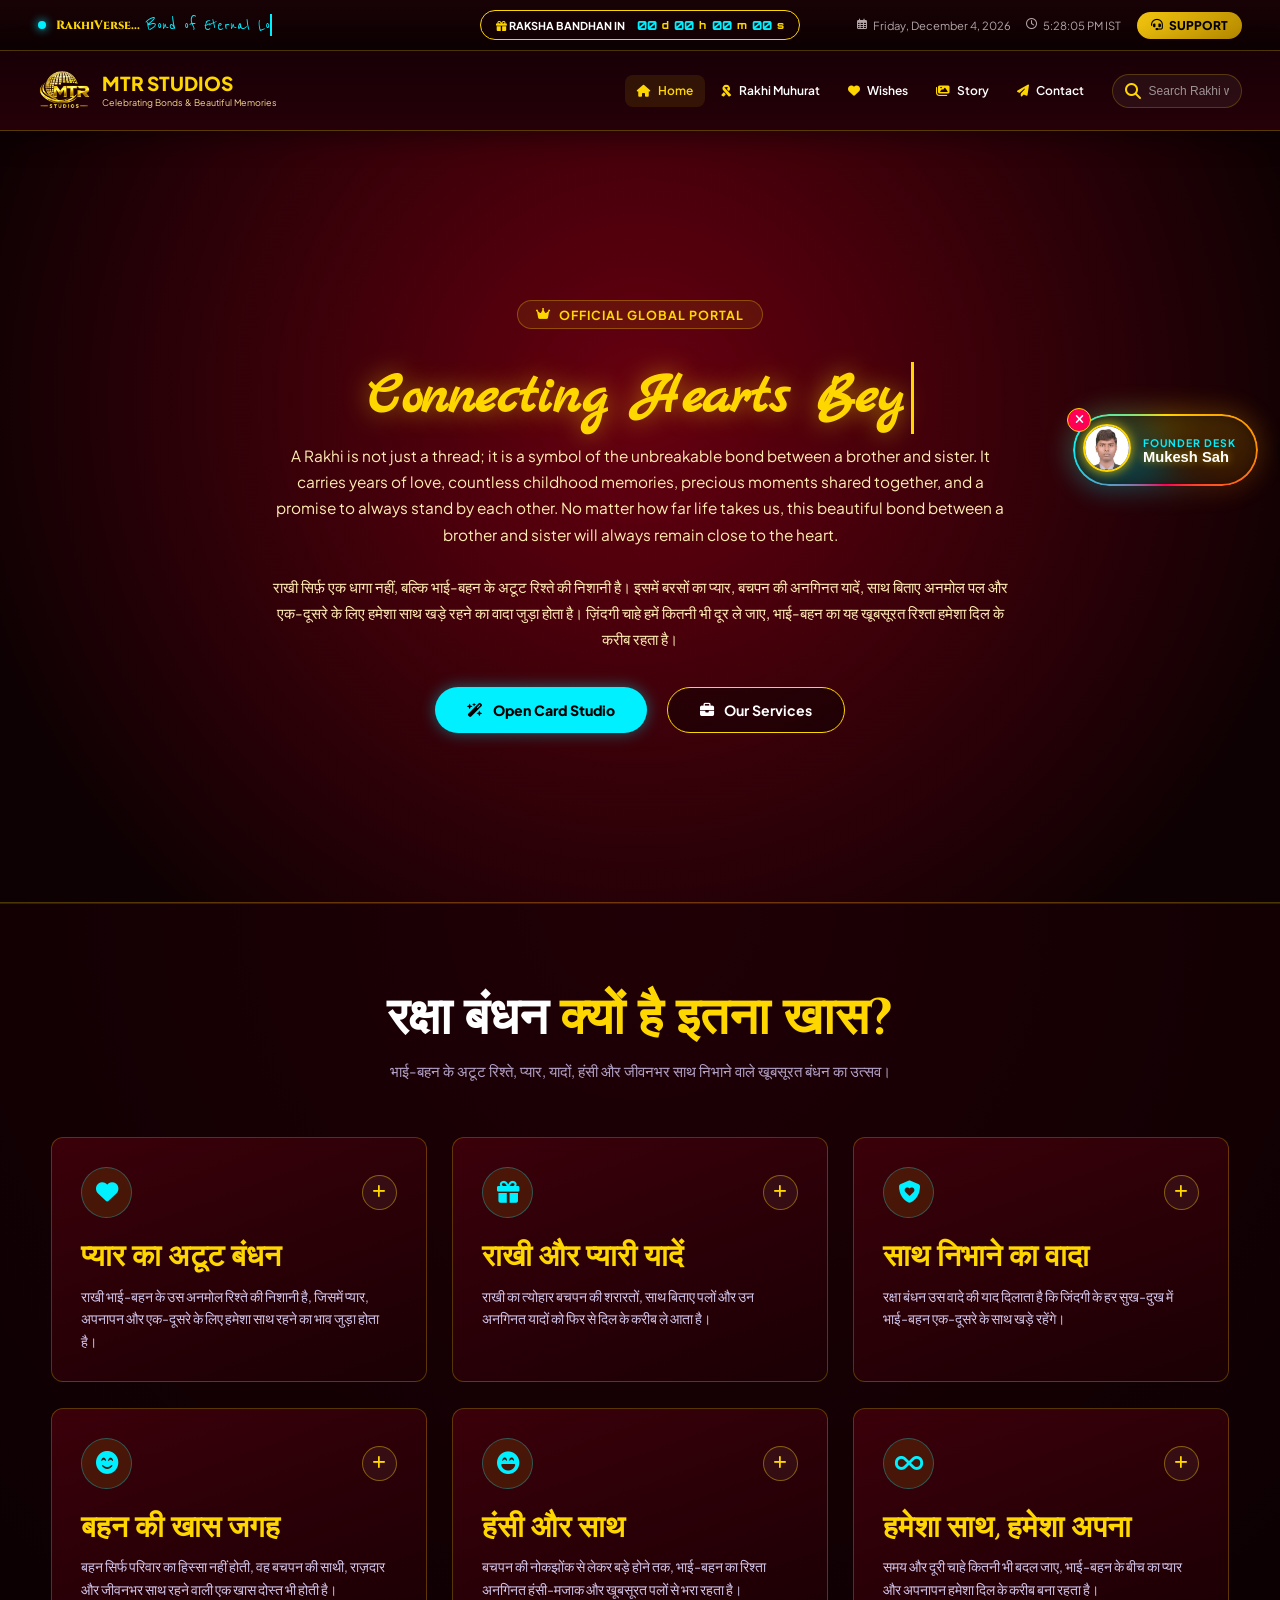
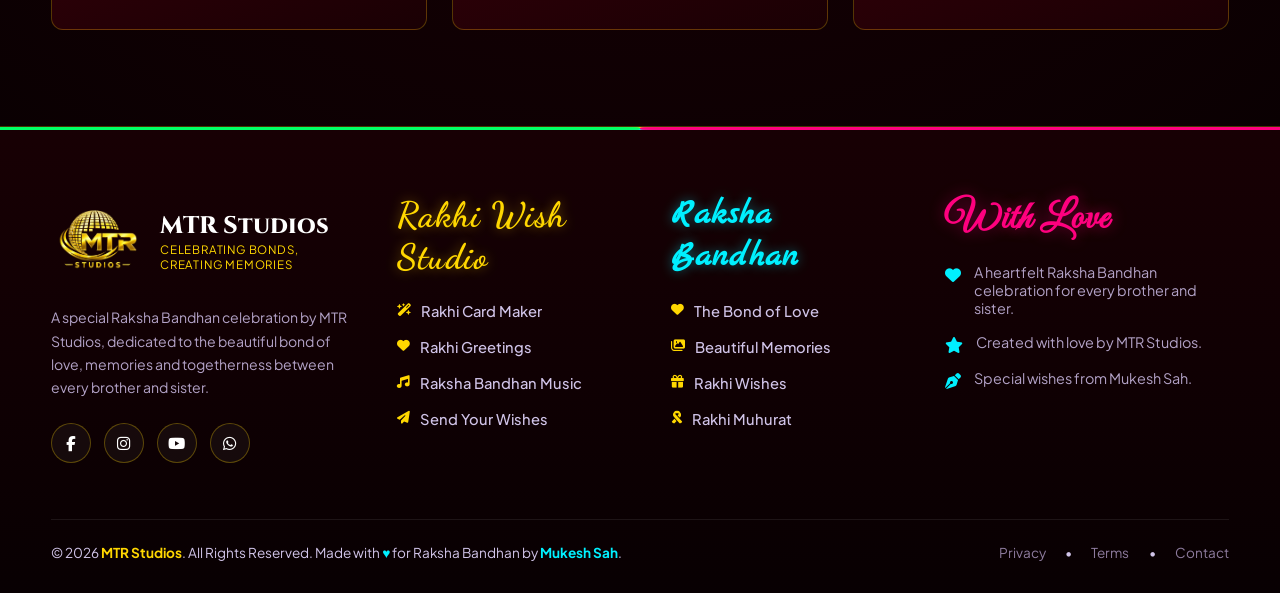
<file: index.html>
<!DOCTYPE html>
<html lang="en">
<head>
  <meta charset="UTF-8">
  <meta name="viewport" content="width=device-width, initial-scale=1.0">
  <title>MTR Studios | Home</title>

  <!-- Fonts & Icon Sets -->
  <link rel="preconnect" href="https://fonts.googleapis.com">
  <link rel="preconnect" href="https://fonts.gstatic.com" crossorigin>
  <link href="https://fonts.googleapis.com/css2?family=Caveat:wght@600;700&family=Cinzel:wght@600;700;800&family=Orbitron:wght@700;800&family=Plus+Jakarta+Sans:wght@300;400;500;600;700;800&family=Reenie+Beanie&family=Marck+Script&display=swap" rel="stylesheet">
  <link rel="stylesheet" href="https://cdnjs.cloudflare.com/ajax/libs/font-awesome/6.5.1/css/all.min.css">

  <!-- Core Global Styles & Page Styles -->
  <link rel="stylesheet" href="assets/css/global.css">
  <link rel="stylesheet" href="index.css">

  <!-- Components CSS -->
  <link rel="stylesheet" href="components/top-bar.css">
  <link rel="stylesheet" href="components/header.css">
  <link rel="stylesheet" href="components/footer.css">
</head>
<body>

  <!-- Dynamic Component Injectors -->
  <div id="top-bar-placeholder"></div>
  <div id="header-placeholder"></div>

  <!-- MAIN HERO SECTION -->
  <main>
    <section class="hero-container">
      <div class="hero-badge">
        <i class="fa-solid fa-crown"></i> Official Global Portal
      </div>

      <div class="typing-title-wrapper">
        <h1 class="brush-typing-text" id="heroTypewriterText"></h1>
      </div>

      <p class="hero-subtext">
        A Rakhi is not just a thread; it is a symbol of the unbreakable bond between a brother and sister. 
        It carries years of love, countless childhood memories, precious moments shared together, and a promise to always stand by each other. 
        No matter how far life takes us, this beautiful bond between a brother and sister will always remain close to the heart.

        <br><br>राखी सिर्फ़ एक धागा नहीं, बल्कि भाई-बहन के अटूट रिश्ते की निशानी है। 
        इसमें बरसों का प्यार, बचपन की अनगिनत यादें, साथ बिताए अनमोल पल और एक-दूसरे के लिए हमेशा साथ खड़े रहने का वादा जुड़ा होता है। 
        ज़िंदगी चाहे हमें कितनी भी दूर ले जाए, भाई-बहन का यह खूबसूरत रिश्ता हमेशा दिल के करीब रहता है।
      </p>

      <div class="hero-btns">
        <a href="pages/wishes.html" class="btn-cyan">
          <i class="fa-solid fa-wand-magic-sparkles"></i> Open Card Studio
        </a>
        <a href="pages/contact.html" class="btn-outline-gold">
          <i class="fa-solid fa-briefcase"></i> Our Services
        </a>
      </div>
    </section>

    <!-- FLOATING FOUNDER DESK WIDGET -->
    <div class="ceo-floating-trigger" id="ceoTrigger">
      <button class="ceo-hide-handle" id="ceoHideBtn" title="Hide Widget" onclick="hideCeoWidget(event)"><i class="fa-solid fa-xmark"></i></button>
      <div class="ceo-avatar-wrapper">
        <img src="assets/images/Mukesh_Sah.jpeg" alt="Mukesh Sah Founder" class="ceo-avatar-mini">
      </div>
      <div class="ceo-trigger-text">
        <span class="ceo-trigger-title">Founder Desk</span>
        <span class="ceo-trigger-name">Mukesh Sah</span>
      </div>
    </div>

    <!-- MINIMIZED TAB TO RE-OPEN -->
    <div class="ceo-minimized-tab" id="ceoMinimizedTab" onclick="showCeoWidget()" title="Show Founder Desk">
      <i class="fa-solid fa-user-tie"></i>
      <span>Founder</span>
    </div>

    <!-- CEO MODAL POPUP -->
    <div class="ceo-modal-overlay" id="ceoModalOverlay">
      <div class="ceo-modal-card">
        <button class="modal-close-btn" id="ceoModalClose" aria-label="Close Modal">&times;</button>

        <div id="currentSongTitle" class="audio-song-title-topleft">
          <i class="fa-solid fa-music"></i> <span>🎵 MTR Special Song 1</span>
        </div>

        <div class="ceo-modal-img-frame">
          <span class="ceo-photo-sparkle-particle"></span>
          <img src="assets/images/Mukesh_Sah.jpeg" alt="Mukesh Sah CEO" class="ceo-modal-img" id="ceoModalImg">
          
          <button id="prevPhotoBtn" class="img-nav-btn left-btn" onclick="navigateContent(-1)" title="Previous Photo & Song">
            <i class="fa-solid fa-chevron-left"></i>
          </button>
          <button id="nextPhotoBtn" class="img-nav-btn right-btn" onclick="navigateContent(1)" title="Next Photo & Song">
            <i class="fa-solid fa-chevron-right"></i>
          </button>

          <button id="togglePlayBtn" onclick="toggleAudio()" class="play-pause-center-btn" title="Play / Pause">
            <i class="fa-solid fa-pause" id="playPauseIcon"></i>
          </button>
        </div>

        <h2 class="ceo-modal-title">Mukesh Sah</h2>
        <p class="ceo-modal-subtitle">आपकी खुशियों का साथी — आपका भाई</p>

        <audio id="backgroundAudio" preload="auto"></audio>

        <blockquote class="ceo-modal-quote">
            <strong id="typingHeading"></strong>
            <br><br>
            <span id="typingMessage"></span>
        </blockquote>

        <button class="btn-cyan btn-full" id="acceptBlessingsBtn">
          <i class="fa-solid fa-heart"></i> Accept Blessings
        </button>
      </div>
    </div>

    <!-- ADVANCED FEATURE HIGHLIGHTS SECTION -->
    <section class="features-section">
      <div class="section-header">
        <h2 class="brush-subtitle">रक्षा बंधन <span>क्यों है इतना खास?</span></h2>
        <p class="section-desc-sub">भाई-बहन के अटूट रिश्ते, प्यार, यादों, हंसी और जीवनभर साथ निभाने वाले खूबसूरत बंधन का उत्सव।</p>
      </div>

      <div class="cards-container">
        <!-- CARD 1 -->
        <div class="feature-card">
          <div class="card-header-flex">
            <div class="card-icon"><i class="fa-solid fa-heart"></i></div>
            <button class="expand-btn" aria-label="Toggle Details" onclick="toggleFeatureDetail(this)">
              <i class="fa-solid fa-plus"></i>
            </button>
          </div>
          <h3 class="card-title-brush">प्यार का अटूट बंधन</h3>
          <p class="card-desc">राखी भाई-बहन के उस अनमोल रिश्ते की निशानी है, जिसमें प्यार, अपनापन और एक-दूसरे के लिए हमेशा साथ रहने का भाव जुड़ा होता है।</p>
          <div class="card-expand-content">
            <hr class="drawer-divider">
            <ul class="drawer-list">
              <li><i class="fa-solid fa-check"></i> जो हर साल और मजबूत होता है</li>
              <li><i class="fa-solid fa-check"></i> बिना कहे समझ आने वाला प्यार</li>
              <li><i class="fa-solid fa-check"></i> दिलों को हमेशा जोड़े रखने वाला रिश्ता</li>
            </ul>
          </div>
        </div>

        <!-- CARD 2 -->
        <div class="feature-card">
          <div class="card-header-flex">
            <div class="card-icon"><i class="fa-solid fa-gift"></i></div>
            <button class="expand-btn" aria-label="Toggle Details" onclick="toggleFeatureDetail(this)">
              <i class="fa-solid fa-plus"></i>
            </button>
          </div>
          <h3 class="card-title-brush">राखी और प्यारी यादें</h3>
          <p class="card-desc">राखी का त्योहार बचपन की शरारतों, साथ बिताए पलों और उन अनगिनत यादों को फिर से दिल के करीब ले आता है।</p>
          <div class="card-expand-content">
            <hr class="drawer-divider">
            <ul class="drawer-list">
              <li><i class="fa-solid fa-check"></i> बचपन की अनमोल यादें</li>
              <li><i class="fa-solid fa-check"></i> साथ बिताए खूबसूरत पल</li>
              <li><i class="fa-solid fa-check"></i> हर साल नई यादों की सौगात</li>
            </ul>
          </div>
        </div>

        <!-- CARD 3 -->
        <div class="feature-card">
          <div class="card-header-flex">
            <div class="card-icon"><i class="fa-solid fa-shield-heart"></i></div>
            <button class="expand-btn" aria-label="Toggle Details" onclick="toggleFeatureDetail(this)">
              <i class="fa-solid fa-plus"></i>
            </button>
          </div>
          <h3 class="card-title-brush">साथ निभाने का वादा</h3>
          <p class="card-desc">रक्षा बंधन उस वादे की याद दिलाता है कि जिंदगी के हर सुख-दुख में भाई-बहन एक-दूसरे के साथ खड़े रहेंगे।</p>
          <div class="card-expand-content">
            <hr class="drawer-divider">
            <ul class="drawer-list">
              <li><i class="fa-solid fa-check"></i> हर परिस्थिति में एक-दूसरे का साथ</li>
              <li><i class="fa-solid fa-check"></i> हर मुश्किल में एक-दूसरे की ताकत</li>
              <li><i class="fa-solid fa-check"></i> उम्रभर निभाने वाला रिश्ता</li>
            </ul>
          </div>
        </div>

        <!-- CARD 4 -->
        <div class="feature-card">
          <div class="card-header-flex">
            <div class="card-icon"><i class="fa-solid fa-face-smile-beam"></i></div>
            <button class="expand-btn" aria-label="Toggle Details" onclick="toggleFeatureDetail(this)">
              <i class="fa-solid fa-plus"></i>
            </button>
          </div>
          <h3 class="card-title-brush">बहन की खास जगह</h3>
          <p class="card-desc">बहन सिर्फ परिवार का हिस्सा नहीं होती, वह बचपन की साथी, राज़दार और जीवनभर साथ रहने वाली एक खास दोस्त भी होती है।</p>
          <div class="card-expand-content">
            <hr class="drawer-divider">
            <ul class="drawer-list">
              <li><i class="fa-solid fa-check"></i> उसकी मुस्कान से खुशियां बढ़ती हैं</li>
              <li><i class="fa-solid fa-check"></i> हर राज़ की सबसे प्यारी राज़दार</li>
              <li><i class="fa-solid fa-check"></i> जिंदगीभर की सबसे खास दोस्त</li>
            </ul>
          </div>
        </div>

        <!-- CARD 5 -->
        <div class="feature-card">
          <div class="card-header-flex">
            <div class="card-icon"><i class="fa-solid fa-face-laugh-beam"></i></div>
            <button class="expand-btn" aria-label="Toggle Details" onclick="toggleFeatureDetail(this)">
              <i class="fa-solid fa-plus"></i>
            </button>
          </div>
          <h3 class="card-title-brush">हंसी और साथ</h3>
          <p class="card-desc">बचपन की नोकझोंक से लेकर बड़े होने तक, भाई-बहन का रिश्ता अनगिनत हंसी-मजाक और खूबसूरत पलों से भरा रहता है।</p>
          <div class="card-expand-content">
            <hr class="drawer-divider">
            <ul class="drawer-list">
              <li><i class="fa-solid fa-check"></i> नोंकझोंक और ढेर सारी हंसी</li>
              <li><i class="fa-solid fa-check"></i> साथ बिताए अनगिनत पल</li>
              <li><i class="fa-solid fa-check"></i> ऐसी यादें जो कभी पुरानी नहीं होतीं</li>
            </ul>
          </div>
        </div>

        <!-- CARD 6 -->
        <div class="feature-card">
          <div class="card-header-flex">
            <div class="card-icon"><i class="fa-solid fa-infinity"></i></div>
            <button class="expand-btn" aria-label="Toggle Details" onclick="toggleFeatureDetail(this)">
              <i class="fa-solid fa-plus"></i>
            </button>
          </div>
          <h3 class="card-title-brush">हमेशा साथ, हमेशा अपना</h3>
          <p class="card-desc">समय और दूरी चाहे कितनी भी बदल जाए, भाई-बहन के बीच का प्यार और अपनापन हमेशा दिल के करीब बना रहता है।</p>
          <div class="card-expand-content">
            <hr class="drawer-divider">
            <ul class="drawer-list">
              <li><i class="fa-solid fa-check"></i> दूरी से कभी कम नहीं होता प्यार</li>
              <li><i class="fa-solid fa-check"></i> जिंदगी के हर पड़ाव पर साथ</li>
              <li><i class="fa-solid fa-check"></i> हमेशा दिल के करीब रहने वाला रिश्ता</li>
            </ul>
          </div>
        </div>

      </div>
    </section>

  </main>

  <div id="footer-placeholder"></div>

  <!-- Dynamic Scripts Engine -->
  <script src="assets/js/app-loader.js"></script>
  <script src="index.js"></script>
</body>
</html>
</file>
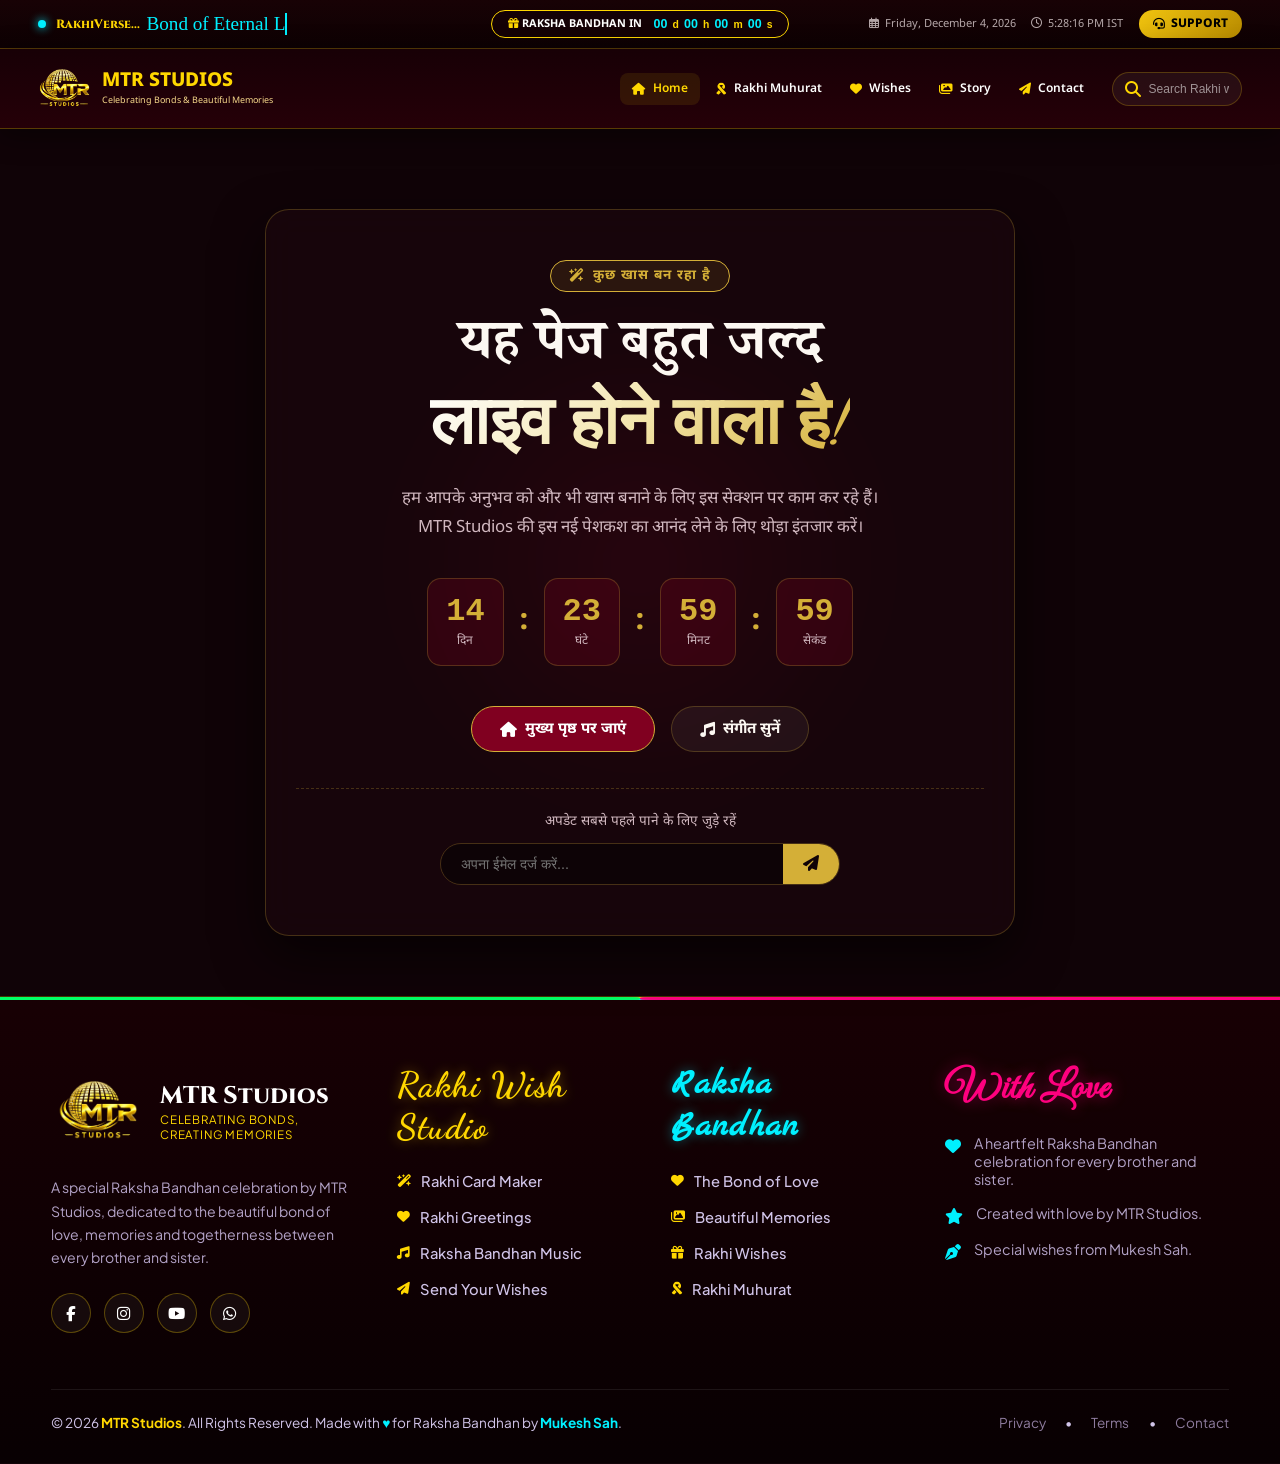
<file: pages/coming-soon.html>
<!DOCTYPE html>
<html lang="hi">

<head>
    <meta charset="UTF-8">
    <meta name="viewport" content="width=device-width, initial-scale=1.0">
    <title>Coming Soon - MTR Studios</title>

    <!-- Google Fonts -->
    <link rel="preconnect" href="https://fonts.googleapis.com">
    <link rel="preconnect" href="https://fonts.gstatic.com" crossorigin>
    <link href="https://fonts.googleapis.com/css2?family=Caveat:wght@600;700&family=Dancing+Script:wght@700&family=Noto+Sans+Devanagari:wght@400;600;700;800&family=Noto+Serif+Devanagari:wght@600;700&display=swap" rel="stylesheet">

    <!-- Font Awesome Icons -->
    <link rel="stylesheet" href="https://cdnjs.cloudflare.com/ajax/libs/font-awesome/6.5.1/css/all.min.css">

    <!-- Global CSS -->
    <link rel="stylesheet" href="../assets/css/global.css">

    <!-- Page Specific CSS -->
    <link rel="stylesheet" href="coming-soon.css">
</head>

<body class="coming-soon-page">

    <!-- Dynamic Layout Placeholders -->
    <div id="top-bar-placeholder"></div>
    <div id="header-placeholder"></div>

    <main class="cs-main">
        <div class="cs-glow-bg"></div>
        
        <div class="cs-container">
            <!-- Badge -->
            <div class="cs-badge">
                <i class="fa-solid fa-wand-magic-sparkles"></i> कुछ खास बन रहा है
            </div>

            <!-- Main Heading -->
            <h1 class="cs-title">
                यह पेज बहुत जल्द <br>
                <span class="cs-gold-text">लाइव होने वाला है!</span>
            </h1>

            <p class="cs-subtitle">
                हम आपके अनुभव को और भी खास बनाने के लिए इस सेक्शन पर काम कर रहे हैं। <br>
                MTR Studios की इस नई पेशकश का आनंद लेने के लिए थोड़ा इंतजार करें।
            </p>

            <!-- Animated Countdown Timer -->
            <div class="cs-countdown">
                <div class="time-box">
                    <span id="days">00</span>
                    <label>दिन</label>
                </div>
                <div class="time-separator">:</div>
                <div class="time-box">
                    <span id="hours">00</span>
                    <label>घंटे</label>
                </div>
                <div class="time-separator">:</div>
                <div class="time-box">
                    <span id="minutes">00</span>
                    <label>मिनट</label>
                </div>
                <div class="time-separator">:</div>
                <div class="time-box">
                    <span id="seconds">00</span>
                    <label>सेकंड</label>
                </div>
            </div>

            <!-- Action Buttons -->
            <div class="cs-actions">
                <a href="../index.html" class="cs-btn cs-btn-primary">
                    <i class="fa-solid fa-house"></i> मुख्य पृष्ठ पर जाएं
                </a>
                <a href="music.html" class="cs-btn cs-btn-secondary">
                    <i class="fa-solid fa-music"></i> संगीत सुनें
                </a>
            </div>

            <!-- Notification Box -->
            <div class="cs-notify-box">
                <p>अपडेट सबसे पहले पाने के लिए जुड़े रहें</p>
                <form class="cs-form" onsubmit="event.preventDefault(); alert('धन्यवाद! अपडेट उपलब्ध होने पर आपको सूचित कर दिया जाएगा।');">
                    <input type="email" placeholder="अपना ईमेल दर्ज करें..." required>
                    <button type="submit"><i class="fa-solid fa-paper-plane"></i></button>
                </form>
            </div>
        </div>
    </main>

    <!-- Dynamic Footer Placeholder -->
    <div id="footer-placeholder"></div>

    <!-- Application Loader JS -->
    <script src="../assets/js/app-loader.js"></script>
    <!-- Page Specific Logic -->
    <script src="coming-soon.js"></script>
</body>

</html>
</file>
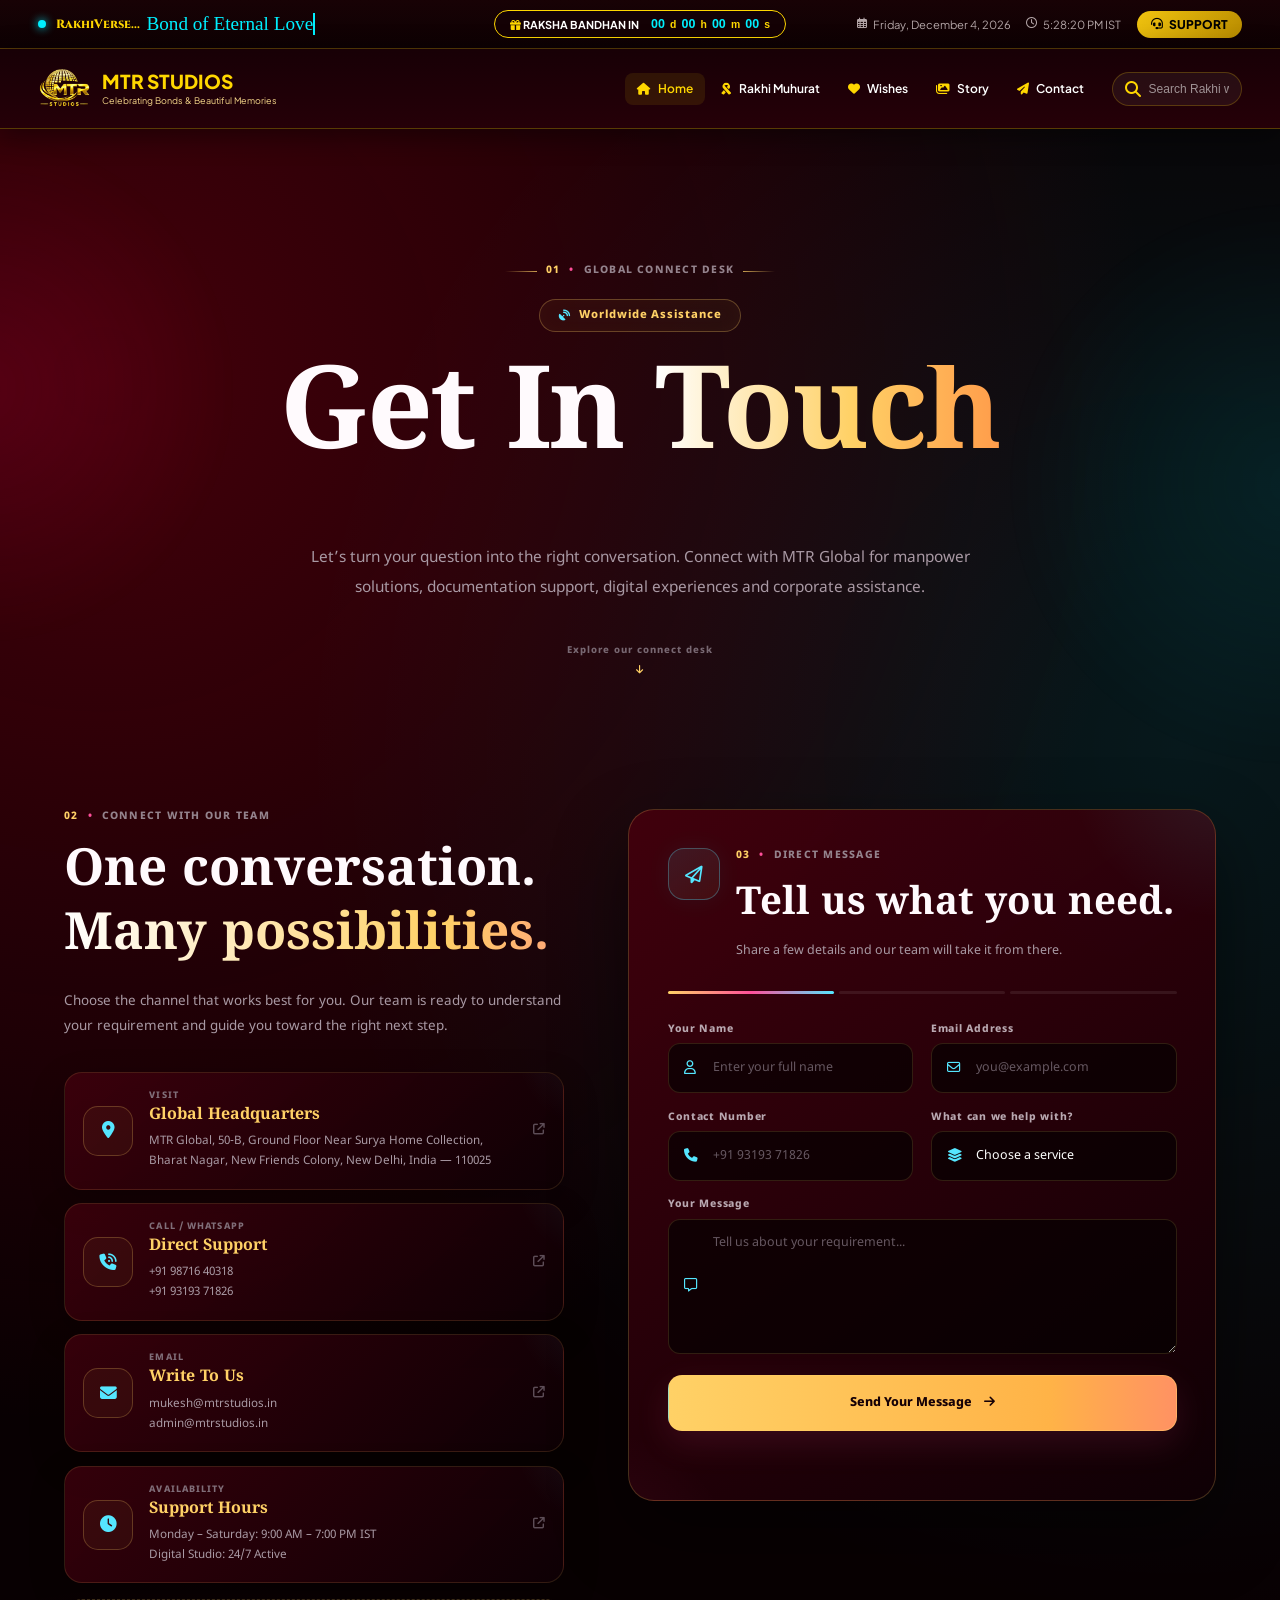
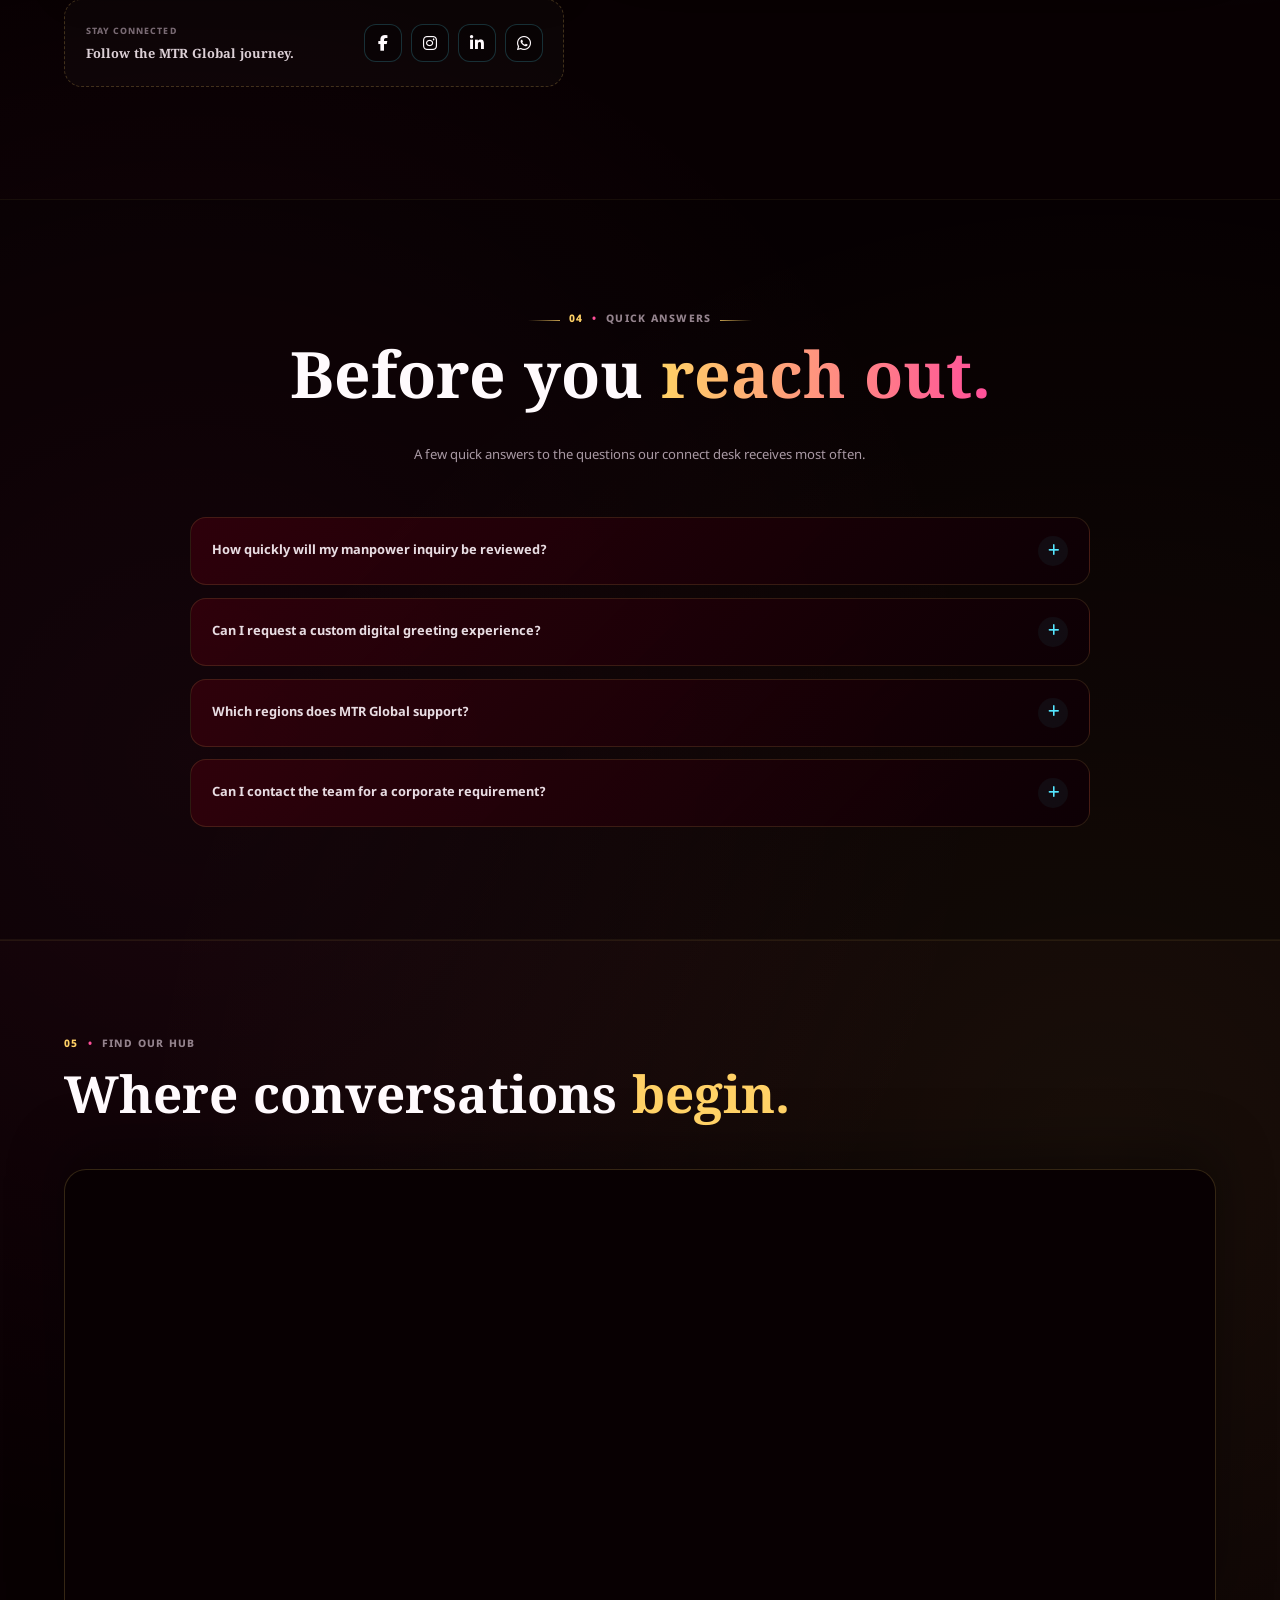
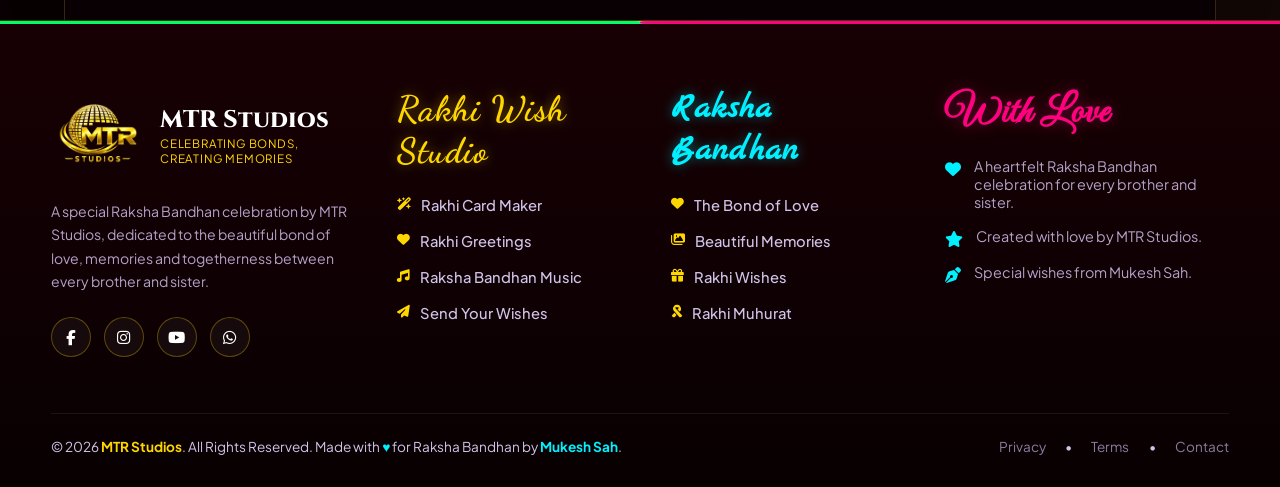
<file: pages/contact.html>
<!DOCTYPE html>
<html lang="en">

<head>
    <meta charset="UTF-8">
    <meta name="viewport" content="width=device-width, initial-scale=1.0">

    <title>MTR Studios — Global Connect Desk</title>

    <!-- Same typography family used across the redesigned Story page -->
    <link rel="preconnect" href="https://fonts.googleapis.com">
    <link rel="preconnect" href="https://fonts.gstatic.com" crossorigin>

    <link
        href="https://fonts.googleapis.com/css2?family=Noto+Sans+Devanagari:wght@400;500;600;700;800&family=Noto+Serif+Devanagari:wght@400;500;600;700;800&display=swap"
        rel="stylesheet"
    >

    <link
        rel="stylesheet"
        href="https://cdnjs.cloudflare.com/ajax/libs/font-awesome/6.5.1/css/all.min.css"
    >

    <link rel="stylesheet" href="../assets/css/global.css">
    <link rel="stylesheet" href="contact.css">
</head>

<body>

    <div id="top-bar-placeholder"></div>
    <div id="header-placeholder"></div>


    <main class="contact-page-wrapper">


        <!-- =====================================================
             HERO
        ====================================================== -->

        <section class="contact-hero">

            <div class="contact-orb contact-orb-one"></div>
            <div class="contact-orb contact-orb-two"></div>

            <div class="contact-hero-inner">

                <div class="contact-kicker">
                    <span class="kicker-line"></span>
                    <span class="kicker-number">01</span>
                    <span class="kicker-dot">•</span>
                    <span>GLOBAL CONNECT DESK</span>
                    <span class="kicker-line"></span>
                </div>

                <div class="contact-badge">
                    <i class="fa-solid fa-satellite-dish"></i>
                    Worldwide Assistance
                </div>

                <h1 class="contact-main-title">
                    Get In
                    <span class="contact-gradient-text">Touch</span>
                </h1>

                <p class="contact-hero-sub">
                    Let’s turn your question into the right conversation.
                    Connect with MTR Global for manpower solutions,
                    documentation support, digital experiences and
                    corporate assistance.
                </p>

                <div class="hero-scroll-note">
                    <span>Explore our connect desk</span>
                    <i class="fa-solid fa-arrow-down"></i>
                </div>

            </div>

        </section>



        <!-- =====================================================
             CONTACT COMMAND CENTER
        ====================================================== -->

        <section class="contact-command-section">

            <div class="contact-command-grid">


                <!-- =================================================
                     LEFT — CONTACT HUB
                ================================================== -->

                <div class="contact-hub">

                    <div class="section-heading">

                        <div class="contact-kicker contact-kicker-left">
                            <span class="kicker-number">02</span>
                            <span class="kicker-dot">•</span>
                            <span>CONNECT WITH OUR TEAM</span>
                        </div>

                        <h2>
                            One conversation.
                            <span>Many possibilities.</span>
                        </h2>

                        <p>
                            Choose the channel that works best for you.
                            Our team is ready to understand your requirement
                            and guide you toward the right next step.
                        </p>

                    </div>


                    <!-- Contact Cards -->

                    <div class="contact-cards">


                        <article class="contact-card">

                            <div class="contact-card-icon">
                                <i class="fa-solid fa-location-dot"></i>
                            </div>

                            <div class="contact-card-body">

                                <span class="card-eyebrow">
                                    VISIT
                                </span>

                                <h3>
                                    Global Headquarters
                                </h3>

                                <p>
                                    MTR Global, 50-B, Ground Floor
                                    Near Surya Home Collection, Bharat Nagar, New Friends Colony, New Delhi,
                                    India — 110025
                                </p>

                            </div>

                            <span class="card-arrow">
                                <i class="fa-solid fa-arrow-up-right-from-square"></i>
                            </span>

                        </article>


                        <article class="contact-card">

                            <div class="contact-card-icon">
                                <i class="fa-solid fa-phone-volume"></i>
                            </div>

                            <div class="contact-card-body">

                                <span class="card-eyebrow">
                                    CALL / WHATSAPP
                                </span>

                                <h3>
                                    Direct Support
                                </h3>

                                <p>
                                    <a href="tel:+919871640318">
                                        +91 98716 40318
                                    </a>
                                    <br>
                                    <a href="tel:+919319371826">
                                        +91 93193 71826
                                    </a>
                                </p>

                            </div>

                            <span class="card-arrow">
                                <i class="fa-solid fa-arrow-up-right-from-square"></i>
                            </span>

                        </article>


                        <article class="contact-card">

                            <div class="contact-card-icon">
                                <i class="fa-solid fa-envelope"></i>
                            </div>

                            <div class="contact-card-body">

                                <span class="card-eyebrow">
                                    EMAIL
                                </span>

                                <h3>
                                    Write To Us
                                </h3>

                                <p>
                                    <a href="mailto:mukeshsah@mtrstudios.in">
                                        mukesh@mtrstudios.in
                                    </a>
                                    <br>
                                    <a href="mailto:admin@mtrstudios.in"">
                                        admin@mtrstudios.in
                                    </a>
                                </p>

                            </div>

                            <span class="card-arrow">
                                <i class="fa-solid fa-arrow-up-right-from-square"></i>
                            </span>

                        </article>


                        <article class="contact-card">

                            <div class="contact-card-icon">
                                <i class="fa-solid fa-clock"></i>
                            </div>

                            <div class="contact-card-body">

                                <span class="card-eyebrow">
                                    AVAILABILITY
                                </span>

                                <h3>
                                    Support Hours
                                </h3>

                                <p>
                                    Monday – Saturday:
                                    9:00 AM – 7:00 PM IST
                                    <br>
                                    Digital Studio:
                                    24/7 Active
                                </p>

                            </div>

                            <span class="card-arrow">
                                <i class="fa-solid fa-arrow-up-right-from-square"></i>
                            </span>

                        </article>

                    </div>


                    <!-- Social -->

                    <div class="social-panel">

                        <div>
                            <span class="social-eyebrow">
                                STAY CONNECTED
                            </span>

                            <h3>
                                Follow the MTR Global journey.
                            </h3>
                        </div>

                        <div class="social-links">

                            <a href="#" class="social-button" aria-label="Facebook">
                                <i class="fa-brands fa-facebook-f"></i>
                            </a>

                            <a href="#" class="social-button" aria-label="Instagram">
                                <i class="fa-brands fa-instagram"></i>
                            </a>

                            <a href="#" class="social-button" aria-label="LinkedIn">
                                <i class="fa-brands fa-linkedin-in"></i>
                            </a>

                            <a href="#" class="social-button" aria-label="WhatsApp">
                                <i class="fa-brands fa-whatsapp"></i>
                            </a>

                        </div>

                    </div>

                </div>



                <!-- =================================================
                     RIGHT — MESSAGE FORM
                ================================================== -->

                <div class="message-column">

                    <div class="message-card">

                        <div class="message-card-top">

                            <div class="message-icon">
                                <i class="fa-regular fa-paper-plane"></i>
                            </div>

                            <div>

                                <div class="contact-kicker contact-kicker-left">
                                    <span class="kicker-number">03</span>
                                    <span class="kicker-dot">•</span>
                                    <span>DIRECT MESSAGE</span>
                                </div>

                                <h2>
                                    Tell us what you need.
                                </h2>

                                <p>
                                    Share a few details and our team
                                    will take it from there.
                                </p>

                            </div>

                        </div>


                        <div class="form-progress">
                            <span class="progress-active"></span>
                            <span></span>
                            <span></span>
                        </div>


                        <form
                            id="contactForm"
                            class="modern-contact-form"
                            onsubmit="handleFormSubmit(event)"
                        >

                            <div class="form-grid">

                                <div class="form-field">

                                    <label for="fullName">
                                        Your Name
                                    </label>

                                    <div class="field-shell">

                                        <i class="fa-regular fa-user"></i>

                                        <input
                                            type="text"
                                            id="fullName"
                                            placeholder="Enter your full name"
                                            required
                                        >

                                    </div>

                                </div>


                                <div class="form-field">

                                    <label for="emailAddr">
                                        Email Address
                                    </label>

                                    <div class="field-shell">

                                        <i class="fa-regular fa-envelope"></i>

                                        <input
                                            type="email"
                                            id="emailAddr"
                                            placeholder="you@example.com"
                                            required
                                        >

                                    </div>

                                </div>


                                <div class="form-field">

                                    <label for="phoneNum">
                                        Contact Number
                                    </label>

                                    <div class="field-shell">

                                        <i class="fa-solid fa-phone"></i>

                                        <input
                                            type="tel"
                                            id="phoneNum"
                                            placeholder="+91 93193 71826"
                                            required
                                        >

                                    </div>

                                </div>


                                <div class="form-field">

                                    <label for="serviceCategory">
                                        What can we help with?
                                    </label>

                                    <div class="field-shell">

                                        <i class="fa-solid fa-layer-group"></i>

                                        <select
                                            id="serviceCategory"
                                            required
                                        >

                                            <option
                                                value=""
                                                disabled
                                                selected
                                            >
                                                Choose a service
                                            </option>

                                            <option value="manpower">
                                                Overseas Manpower
                                            </option>

                                            <option value="visa">
                                                Visa & Documentation
                                            </option>

                                            <option value="studio">
                                                Digital Wish Studio
                                            </option>

                                            <option value="corporate">
                                                Corporate / Founder Desk
                                            </option>

                                            <option value="support">
                                                General Support
                                            </option>

                                        </select>

                                    </div>

                                </div>


                                <div class="form-field form-field-full">

                                    <label for="msgContent">
                                        Your Message
                                    </label>

                                    <div class="field-shell field-shell-textarea">

                                        <i class="fa-regular fa-message"></i>

                                        <textarea
                                            id="msgContent"
                                            rows="5"
                                            placeholder="Tell us about your requirement..."
                                            required
                                        ></textarea>

                                    </div>

                                </div>

                            </div>


                            <button
                                type="submit"
                                class="send-button"
                                id="submitBtn"
                            >

                                <span>
                                    Send Your Message
                                </span>

                                <i class="fa-solid fa-arrow-right"></i>

                            </button>


                            <div
                                id="formStatusMsg"
                                class="form-status-alert"
                            ></div>

                        </form>

                    </div>

                </div>

            </div>

        </section>



        <!-- =====================================================
             FAQ
        ====================================================== -->

        <section class="contact-faq-section">

            <div class="faq-heading">

                <div class="contact-kicker">
                    <span class="kicker-line"></span>
                    <span class="kicker-number">04</span>
                    <span class="kicker-dot">•</span>
                    <span>QUICK ANSWERS</span>
                    <span class="kicker-line"></span>
                </div>

                <h2>
                    Before you
                    <span>reach out.</span>
                </h2>

                <p>
                    A few quick answers to the questions
                    our connect desk receives most often.
                </p>

            </div>


            <div class="faq-container">


                <div class="faq-item">

                    <button
                        class="faq-question"
                        onclick="toggleFaq(this)"
                    >

                        <span>
                            How quickly will my manpower inquiry be reviewed?
                        </span>

                        <i class="fa-solid fa-plus"></i>

                    </button>

                    <div class="faq-answer">

                        <p>
                            Corporate manpower inquiries are reviewed by
                            the dedicated desk within 2 to 4 business hours.
                            Urgent requirements can be routed through the
                            direct support channels.
                        </p>

                    </div>

                </div>


                <div class="faq-item">

                    <button
                        class="faq-question"
                        onclick="toggleFaq(this)"
                    >

                        <span>
                            Can I request a custom digital greeting experience?
                        </span>

                        <i class="fa-solid fa-plus"></i>

                    </button>

                    <div class="faq-answer">

                        <p>
                            Yes. The digital studio can support customized
                            festival greetings, typography, photos and
                            audio-led experiences according to the available
                            studio features.
                        </p>

                    </div>

                </div>


                <div class="faq-item">

                    <button
                        class="faq-question"
                        onclick="toggleFaq(this)"
                    >

                        <span>
                            Which regions does MTR Global support?
                        </span>

                        <i class="fa-solid fa-plus"></i>

                    </button>

                    <div class="faq-answer">

                        <p>
                            MTR Global's recruitment desk supports GCC
                            destinations and selected international markets.
                            Contact the team with your exact requirement
                            for current coverage.
                        </p>

                    </div>

                </div>


                <div class="faq-item">

                    <button
                        class="faq-question"
                        onclick="toggleFaq(this)"
                    >

                        <span>
                            Can I contact the team for a corporate requirement?
                        </span>

                        <i class="fa-solid fa-plus"></i>

                    </button>

                    <div class="faq-answer">

                        <p>
                            Absolutely. Choose the Corporate / Founder Desk
                            option in the form and include your requirement.
                            The message will be routed to the appropriate desk.
                        </p>

                    </div>

                </div>

            </div>

        </section>



        <!-- =====================================================
             MAP
        ====================================================== -->

        <section class="contact-map-section">

            <div class="map-heading">

                <div class="contact-kicker contact-kicker-left">
                    <span class="kicker-number">05</span>
                    <span class="kicker-dot">•</span>
                    <span>FIND OUR HUB</span>
                </div>

                <h2>
                    Where conversations
                    <span>begin.</span>
                </h2>

            </div>

            <div class="map-frame-wrapper">

                <iframe 
  src="https://maps.google.com/maps?q=28.5664957,77.2708801&z=17&output=embed" 
  width="100%" 
  height="450" 
  style="border:0;" 
  allowfullscreen="" 
  loading="lazy" 
  referrerpolicy="no-referrer-when-downgrade">
</iframe>

            </div>

        </section>


    </main>


    <div id="footer-placeholder"></div>


    <script src="../assets/js/app-loader.js"></script>

    <script>

        /* =====================================================
           FAQ
        ====================================================== */

        function toggleFaq(button) {

            const item = button.parentElement;

            const isOpen =
                item.classList.contains('active');

            document
                .querySelectorAll('.faq-item')
                .forEach(function (element) {

                    element.classList.remove('active');

                });

            document
                .querySelectorAll('.faq-question i')
                .forEach(function (icon) {

                    icon.className =
                        'fa-solid fa-plus';

                });


            if (!isOpen) {

                item.classList.add('active');

                button.querySelector('i').className =
                    'fa-solid fa-minus';

            }

        }


        /* =====================================================
           CONTACT FORM
        ====================================================== */

        function handleFormSubmit(event) {

            event.preventDefault();

            const button =
                document.getElementById('submitBtn');

            const status =
                document.getElementById('formStatusMsg');


            button.disabled = true;

            button.innerHTML =
                '<i class="fa-solid fa-spinner fa-spin"></i>' +
                '<span>Sending your message...</span>';

            button.classList.add('is-loading');


            setTimeout(function () {

                button.innerHTML =
                    '<i class="fa-solid fa-circle-check"></i>' +
                    '<span>Message Sent Successfully</span>';

                button.classList.remove('is-loading');

                button.classList.add('is-success');

                status.innerHTML =
                    'Thank you. Your message has reached the MTR Global connect desk.';

                status.className =
                    'form-status-alert success';


                document
                    .getElementById('contactForm')
                    .reset();


                setTimeout(function () {

                    button.disabled = false;

                    button.innerHTML =
                        '<span>Send Your Message</span>' +
                        '<i class="fa-solid fa-arrow-right"></i>';

                    button.classList.remove('is-success');

                }, 3500);


            }, 1500);

        }

    </script>

</body>

</html>
</file>
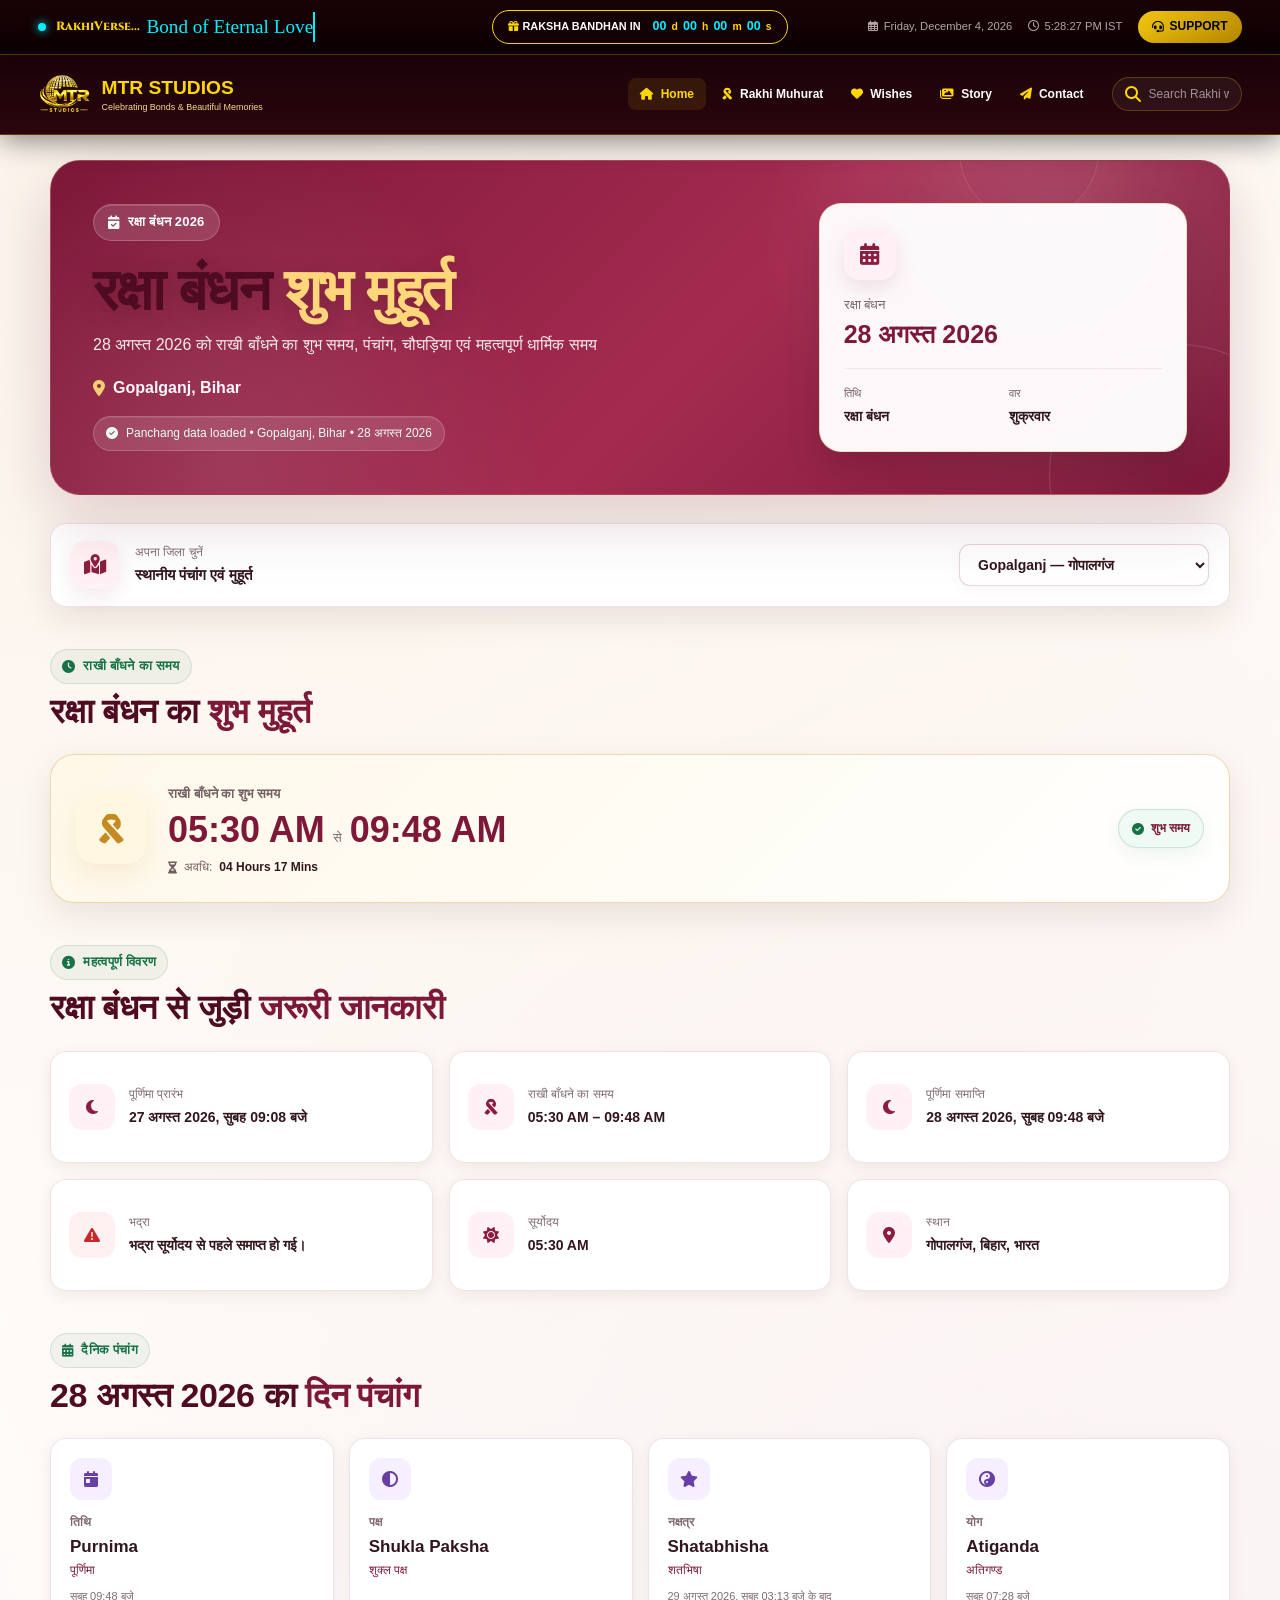
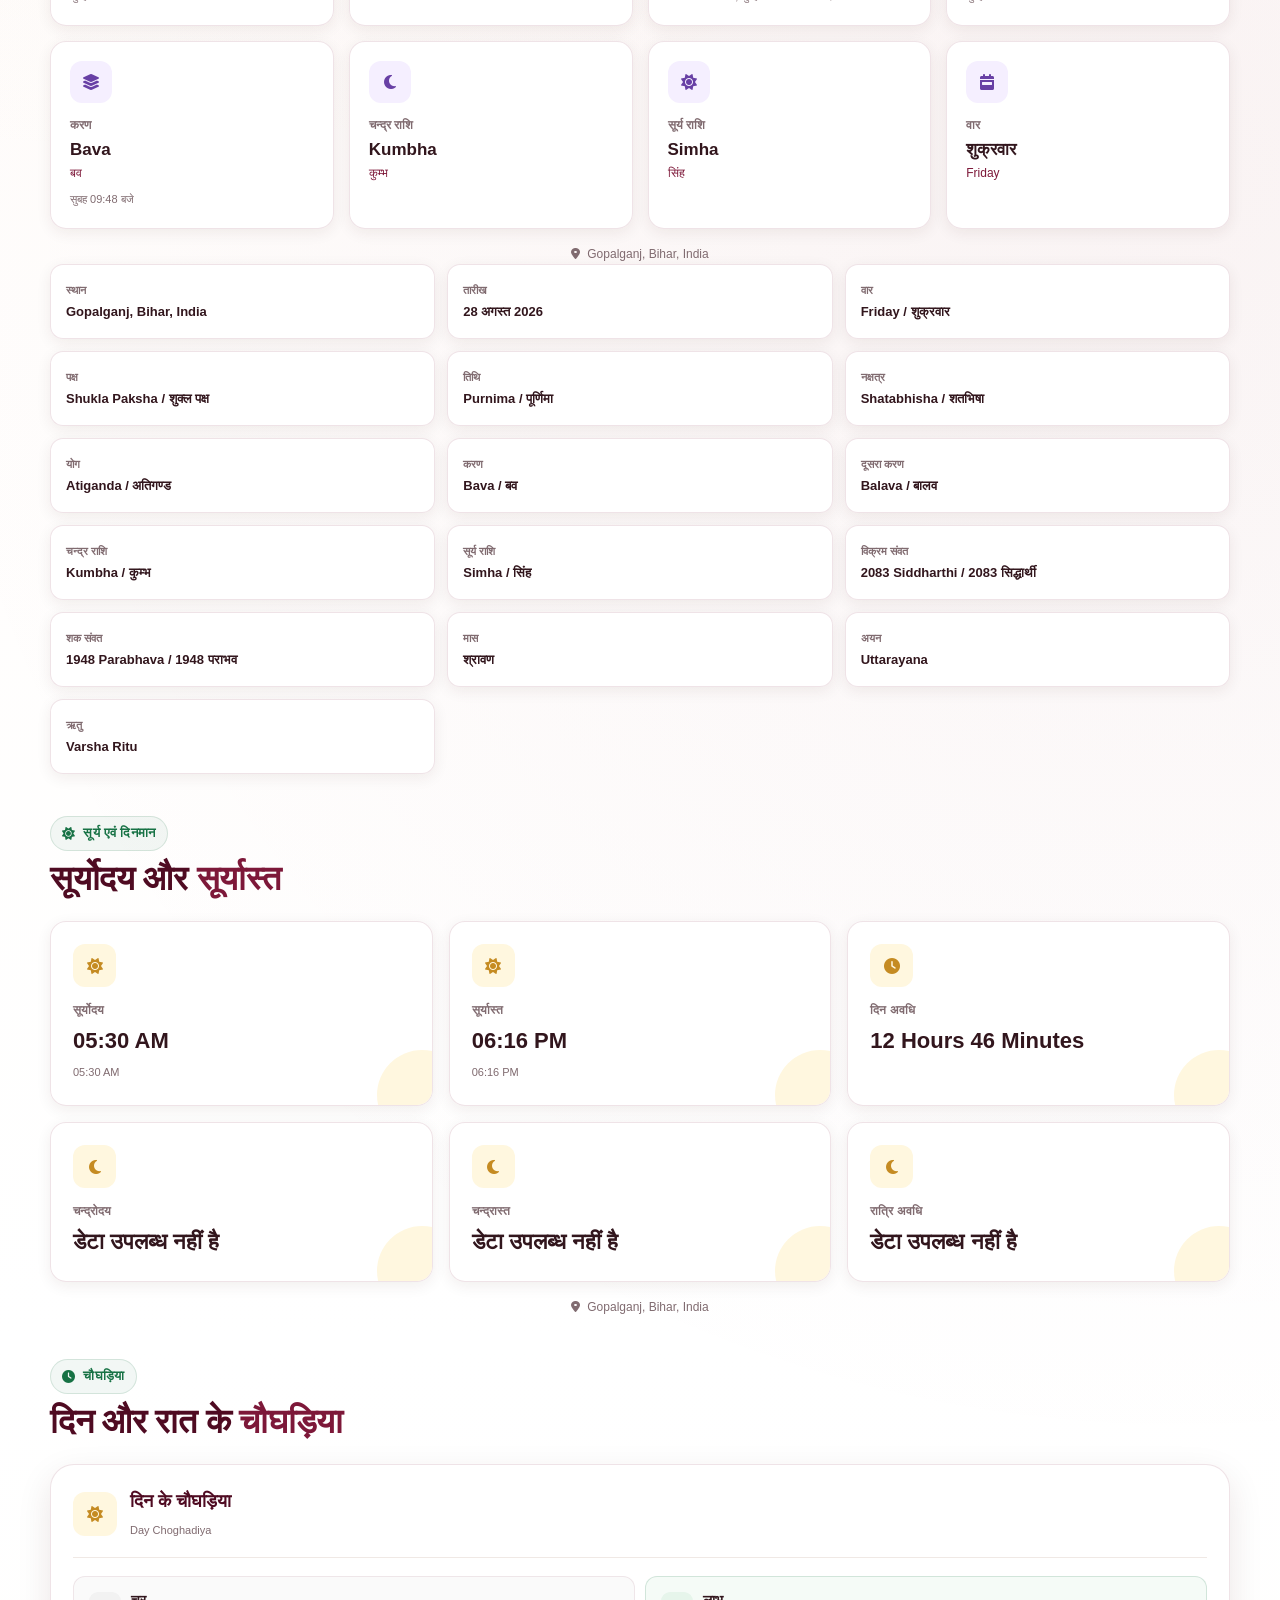
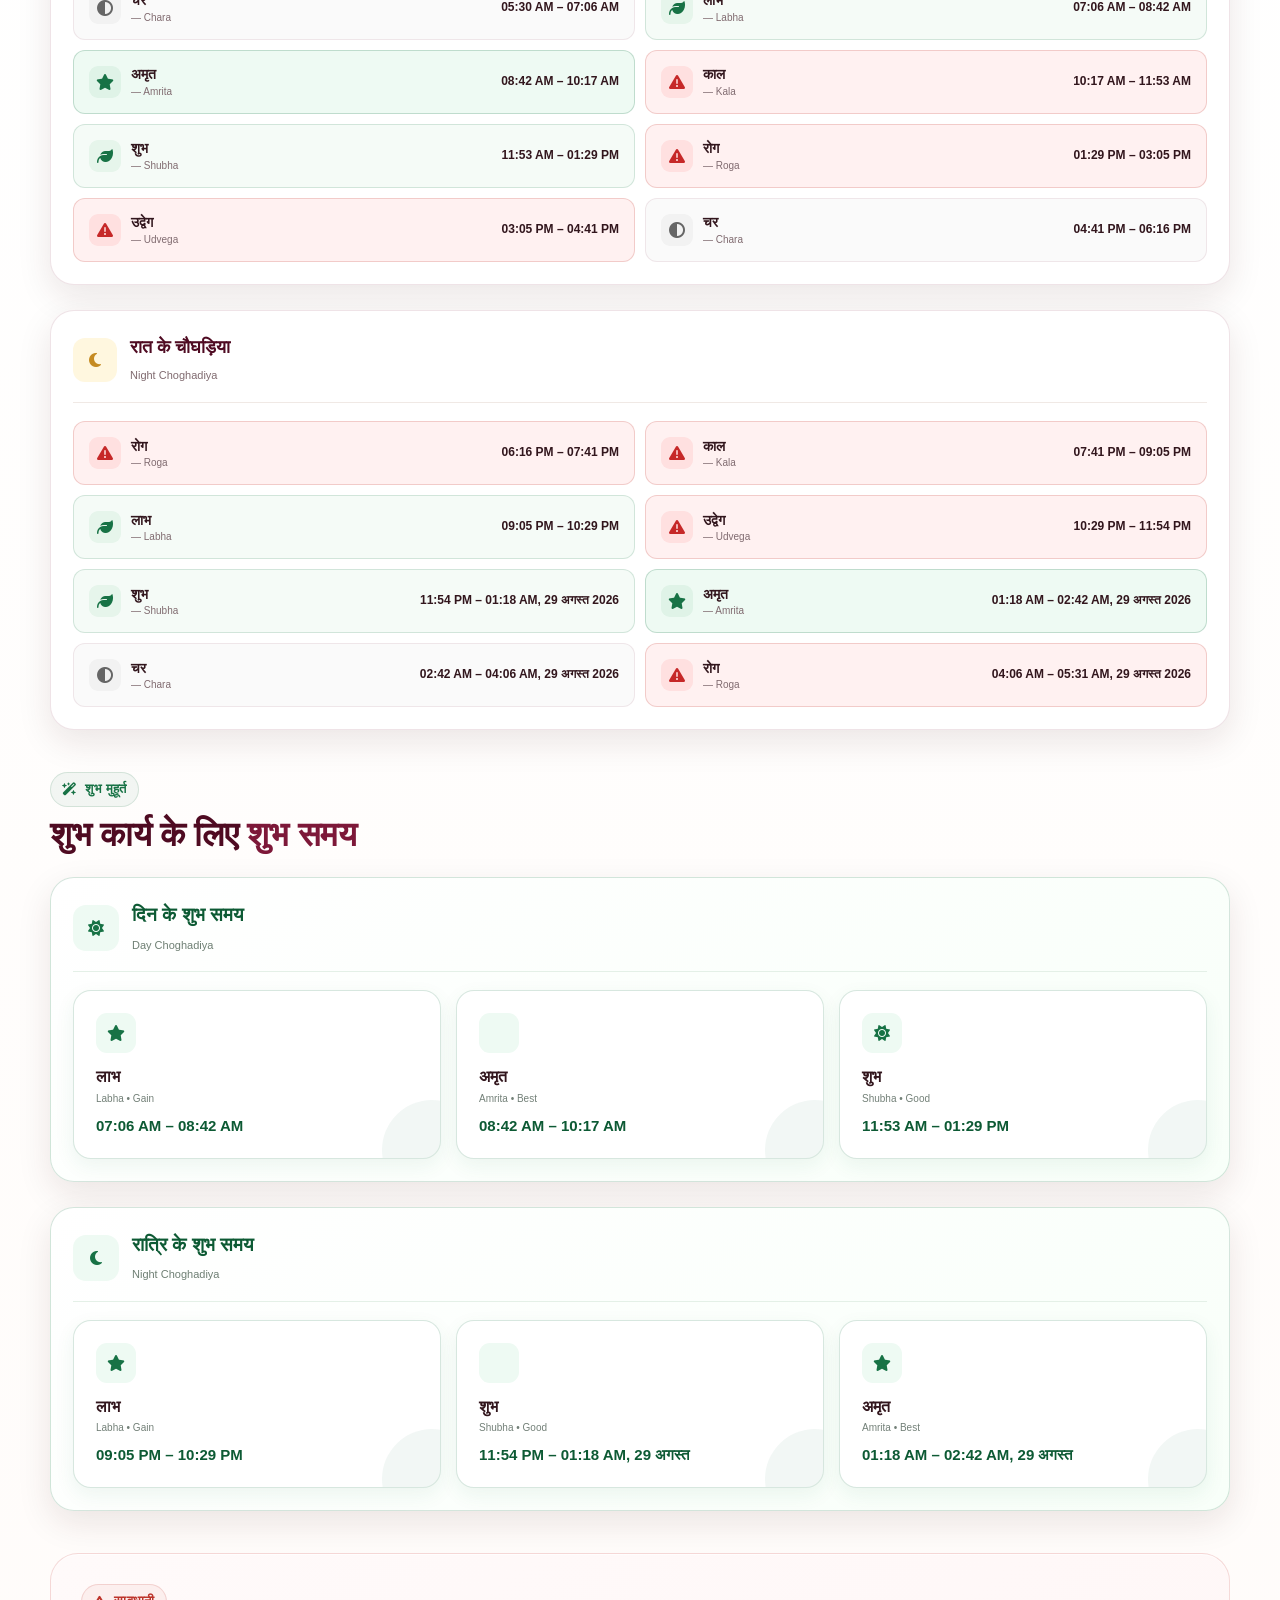
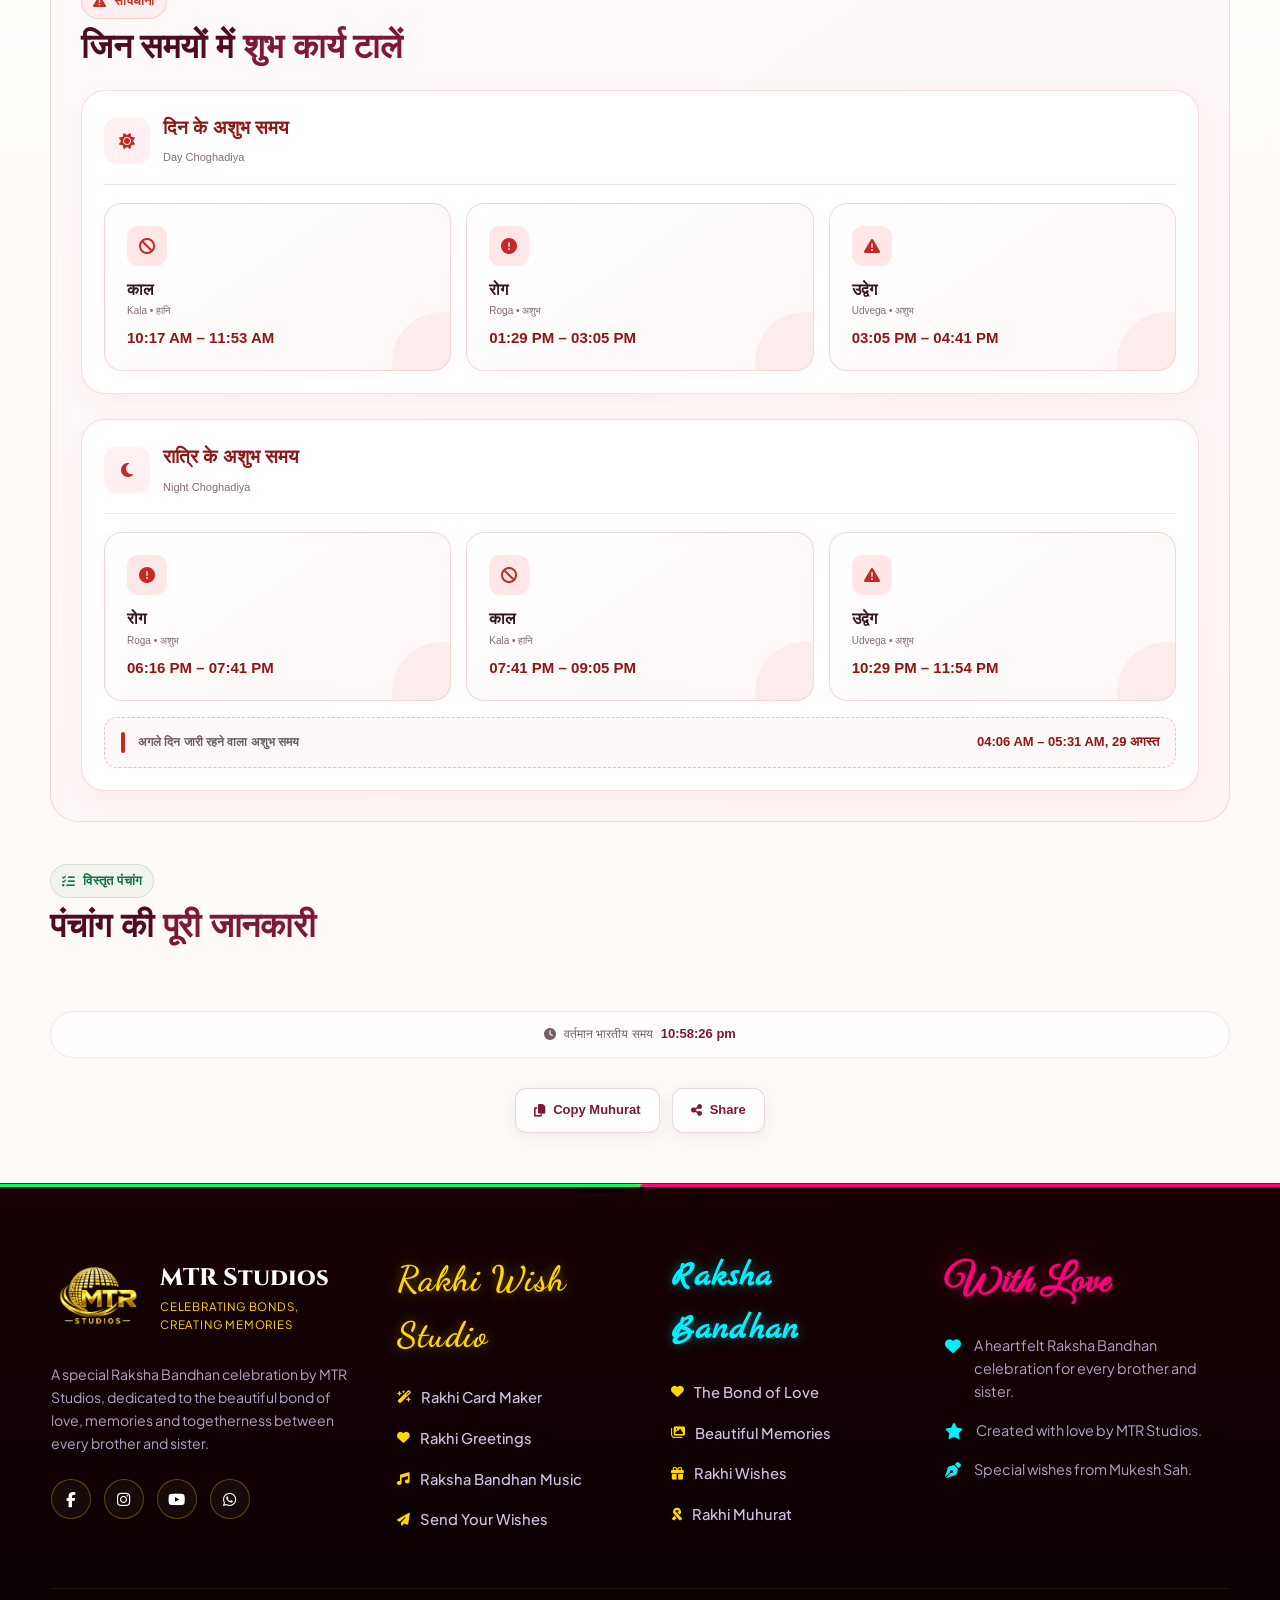
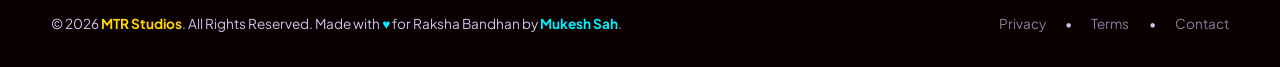
<file: pages/muhurat.html>
<!DOCTYPE html>
<html lang="hi">

<head>

    <meta charset="UTF-8">

    <meta
        name="viewport"
        content="width=device-width, initial-scale=1.0"
    >

    <meta
        name="description"
        content="रक्षा बंधन 2026 शुभ मुहूर्त, पंचांग, चौघड़िया और शुभ-अशुभ समय — बिहार"
    >

    <title>
        MTR Studios | Raksha Bandhan Muhurat 2026  
    </title>

      <link
        rel="stylesheet"
        href="../assets/css/global.css"
    >
    <!-- Existing CSS — DO NOT CHANGE -->
    <link
        rel="stylesheet"
        href="muhurat.css"
    >

    <!-- Font Awesome — existing -->
    <link
        rel="stylesheet"
        href="https://cdnjs.cloudflare.com/ajax/libs/font-awesome/6.5.2/css/all.min.css"
    >

</head>


<body>
<div id="top-bar-placeholder"></div>
<div id="header-placeholder"></div>

<!-- =========================================================
     HEADER
     ========================================================= -->

<header id="siteHeader">
    <!-- Existing header.html loads here -->
</header>



<main id="muhuratPage">


<!-- =========================================================
     HERO
     ========================================================= -->

<section class="muhurat-hero">

    <div class="hero-content">

        <span class="hero-kicker">

            <i class="fa-solid fa-calendar-check"></i>

            रक्षा बंधन 2026

        </span>


        <h1>

            रक्षा बंधन
            <span>शुभ मुहूर्त</span>

        </h1>


        <p class="hero-description">

            28 अगस्त 2026 को राखी बाँधने का शुभ समय,
            पंचांग, चौघड़िया एवं महत्वपूर्ण धार्मिक समय

        </p>


        <!-- LOCATION -->

        <div class="hero-location">

            <i class="fa-solid fa-location-dot"></i>

            <span id="heroLocation">
                —
            </span>

        </div>


        <!-- DATA STATUS -->

        <div
            class="hero-data-status"
            id="dataStatus"
        >

            <i class="fa-solid fa-circle-check"></i>

            <span>
                Panchang Data Loading...
            </span>

        </div>


    </div>



    <!-- DATE / LOCATION PANEL -->

    <div class="hero-date-card">

        <div class="hero-date-icon">

            <i class="fa-solid fa-calendar-days"></i>

        </div>


        <div class="hero-date-content">

            <span>
                रक्षा बंधन
            </span>

            <strong id="festivalDate">
                —
            </strong>

        </div>


        <div class="hero-date-facts">

            <div>

                <small>
                    तिथि
                </small>

                <strong id="festivalDateFact">
                    —
                </strong>

            </div>


            <div>

                <small>
                    वार
                </small>

                <strong id="festivalDayFact">
                    —
                </strong>

            </div>

        </div>

    </div>

</section>



<!-- =========================================================
     DISTRICT SELECTOR
     ========================================================= -->

<section class="location-section">

    <div class="location-selector-card">

        <div class="location-selector-icon">

            <i class="fa-solid fa-map-location-dot"></i>

        </div>


        <div class="location-selector-content">

            <span>
                अपना जिला चुनें
            </span>

            <strong>
                स्थानीय पंचांग एवं मुहूर्त
            </strong>

        </div>


        <select
            id="districtSelector"
            class="district-selector"
        >

            <option value="gopalganj">
                Gopalganj — गोपालगंज
            </option>

        </select>

    </div>

</section>



<!-- =========================================================
     MAIN RAKHI MUHURAT
     ========================================================= -->

<section class="rakhi-muhurat-section">

    <div class="section-heading">

        <span class="section-kicker">

            <i class="fa-solid fa-clock"></i>

            राखी बाँधने का समय

        </span>


        <h2>

            रक्षा बंधन का
            <span>शुभ मुहूर्त</span>

        </h2>

    </div>



    <div class="rakhi-main-card">

        <div class="rakhi-main-icon">

            <i class="fa-solid fa-ribbon"></i>

        </div>


        <div class="rakhi-main-content">

            <span>
                राखी बाँधने का शुभ समय
            </span>


            <div class="rakhi-time">

                <strong id="rakhiStart">
                    —
                </strong>

                <span>
                    से
                </span>

                <strong id="rakhiEnd">
                    —
                </strong>

            </div>


            <div class="rakhi-duration">

                <i class="fa-solid fa-hourglass-half"></i>

                अवधि:

                <strong id="rakhiDuration">
                    —
                </strong>

            </div>

        </div>


        <div class="rakhi-status">

            <i class="fa-solid fa-circle-check"></i>

            <strong id="muhuratStatusText">
                शुभ समय
            </strong>

        </div>

    </div>

</section>



<!-- =========================================================
     RAKHI IMPORTANT DETAILS
     ========================================================= -->

<section class="rakhi-details-section">

    <div class="section-heading">

        <span class="section-kicker">

            <i class="fa-solid fa-info-circle"></i>

            महत्वपूर्ण विवरण

        </span>


        <h2>

            रक्षा बंधन से जुड़ी
            <span>जरूरी जानकारी</span>

        </h2>

    </div>



    <div class="rakhi-details-grid">


        <!-- PURNIMA -->

        <article class="detail-card">

            <div class="detail-card-icon">

                <i class="fa-solid fa-moon"></i>

            </div>


            <div class="detail-card-content">

                <span>
                    पूर्णिमा प्रारंभ
                </span>

                <strong id="purnimaStart">
                    —
                </strong>

            </div>

        </article>



        <!-- RAKHI -->

        <article class="detail-card">

            <div class="detail-card-icon">

                <i class="fa-solid fa-ribbon"></i>

            </div>


            <div class="detail-card-content">

                <span>
                    राखी बाँधने का समय
                </span>

                <strong id="rakhiMuhurat">
                    —
                </strong>

            </div>

        </article>



        <!-- PURNIMA END -->

        <article class="detail-card">

            <div class="detail-card-icon">

                <i class="fa-solid fa-moon"></i>

            </div>


            <div class="detail-card-content">

                <span>
                    पूर्णिमा समाप्ति
                </span>

                <strong id="purnimaEnd">
                    —
                </strong>

            </div>

        </article>



        <!-- BHADRA -->

        <article class="detail-card bhadra-card">

            <div class="detail-card-icon">

                <i class="fa-solid fa-triangle-exclamation"></i>

            </div>


            <div class="detail-card-content">

                <span>
                    भद्रा
                </span>

                <strong id="bhadra">
                    —
                </strong>

            </div>

        </article>



        <!-- SUNRISE -->

        <article class="detail-card">

            <div class="detail-card-icon">

                <i class="fa-solid fa-sun"></i>

            </div>


            <div class="detail-card-content">

                <span>
                    सूर्योदय
                </span>

                <strong id="sunrise">
                    —
                </strong>

            </div>

        </article>



        <!-- LOCATION -->

        <article class="detail-card">

            <div class="detail-card-icon">

                <i class="fa-solid fa-location-dot"></i>

            </div>


            <div class="detail-card-content">

                <span>
                    स्थान
                </span>

                <strong id="muhuratLocationLine">
                    —
                </strong>

            </div>

        </article>

    </div>

</section>



<!-- =========================================================
     PANCHANG
     ========================================================= -->

<section class="panchang-section">

    <div class="section-heading">

        <span class="section-kicker">

            <i class="fa-solid fa-calendar-days"></i>

            दैनिक पंचांग

        </span>


        <h2>

            28 अगस्त 2026 का
            <span>दिन पंचांग</span>

        </h2>

    </div>



    <div class="panchang-grid">


        <!-- TITHI -->

        <article class="panchang-card">

            <div class="panchang-card-icon">

                <i class="fa-solid fa-calendar-day"></i>

            </div>


            <span>
                तिथि
            </span>

            <strong id="tithiValue">
                —
            </strong>

            <small id="tithiHindi">
                —
            </small>

            <em id="tithiEnd">
                —
            </em>

        </article>



        <!-- PAKSHA -->

        <article class="panchang-card">

            <div class="panchang-card-icon">

                <i class="fa-solid fa-circle-half-stroke"></i>

            </div>


            <span>
                पक्ष
            </span>

            <strong id="pakshaValue">
                —
            </strong>

            <small id="pakshaHindiValue">
                —
            </small>

        </article>



        <!-- NAKSHATRA -->

        <article class="panchang-card">

            <div class="panchang-card-icon">

                <i class="fa-solid fa-star"></i>

            </div>


            <span>
                नक्षत्र
            </span>

            <strong id="nakshatraValue">
                —
            </strong>

            <small id="nakshatraHindi">
                —
            </small>

            <em id="nakshatraEnd">
                —
            </em>

        </article>



        <!-- YOGA -->

        <article class="panchang-card">

            <div class="panchang-card-icon">

                <i class="fa-solid fa-yin-yang"></i>

            </div>


            <span>
                योग
            </span>

            <strong id="yogaValue">
                —
            </strong>

            <small id="yogaHindi">
                —
            </small>

            <em id="yogaEnd">
                —
            </em>

        </article>



        <!-- KARANA -->

        <article class="panchang-card">

            <div class="panchang-card-icon">

                <i class="fa-solid fa-layer-group"></i>

            </div>


            <span>
                करण
            </span>

            <strong id="karanaValue">
                —
            </strong>

            <small id="karanaHindi">
                —
            </small>

            <em id="karanaEnd">
                —
            </em>

        </article>



        <!-- MOON SIGN -->

        <article class="panchang-card">

            <div class="panchang-card-icon">

                <i class="fa-solid fa-moon"></i>

            </div>


            <span>
                चन्द्र राशि
            </span>

            <strong id="moonSignValue">
                —
            </strong>

            <small id="moonSignHindi">
                —
            </small>

        </article>



        <!-- SUN SIGN -->

        <article class="panchang-card">

            <div class="panchang-card-icon">

                <i class="fa-solid fa-sun"></i>

            </div>


            <span>
                सूर्य राशि
            </span>

            <strong id="sunSignValue">
                —
            </strong>

            <small id="sunSignHindi">
                —
            </small>

        </article>



        <!-- WEEKDAY -->

        <article class="panchang-card">

            <div class="panchang-card-icon">

                <i class="fa-solid fa-calendar-week"></i>

            </div>


            <span>
                वार
            </span>

            <strong id="weekdayValue">
                —
            </strong>

            <small id="weekdayEnglish">
                —
            </small>

        </article>

    </div>



    <!-- PANCHANG LOCATION -->

    <div class="panchang-location">

        <i class="fa-solid fa-location-dot"></i>

        <span id="panchangLocation">
            —
        </span>

    </div>



    <!-- ADVANCED PANCHANG -->

    <div
        class="advanced-panchang"
        id="advancedPanchangData"
    ></div>

</section>



<!-- =========================================================
     SUN / MOON TIMINGS
     ========================================================= -->

<section class="sunmoon-section">

    <div class="section-heading">

        <span class="section-kicker">

            <i class="fa-solid fa-sun"></i>

            सूर्य एवं दिनमान

        </span>


        <h2>

            सूर्योदय और
            <span>सूर्यास्त</span>

        </h2>

    </div>



    <div class="sunmoon-grid">


        <article class="sunmoon-card">

            <div class="sunmoon-icon">

                <i class="fa-solid fa-sun"></i>

            </div>


            <span>
                सूर्योदय
            </span>

            <strong id="sunriseTime">
                —
            </strong>

            <small id="daySunrise">
                —
            </small>

        </article>



        <article class="sunmoon-card">

            <div class="sunmoon-icon">

                <i class="fa-solid fa-sun"></i>

            </div>


            <span>
                सूर्यास्त
            </span>

            <strong id="sunsetTime">
                —
            </strong>

            <small id="daySunset">
                —
            </small>

        </article>



        <article class="sunmoon-card">

            <div class="sunmoon-icon">

                <i class="fa-solid fa-clock"></i>

            </div>


            <span>
                दिन अवधि
            </span>

            <strong id="dayDuration">
                —
            </strong>

        </article>



        <article class="sunmoon-card">

            <div class="sunmoon-icon">

                <i class="fa-solid fa-moon"></i>

            </div>


            <span>
                चन्द्रोदय
            </span>

            <strong id="moonriseTime">
                —
            </strong>

        </article>



        <article class="sunmoon-card">

            <div class="sunmoon-icon">

                <i class="fa-solid fa-moon"></i>

            </div>


            <span>
                चन्द्रास्त
            </span>

            <strong id="moonsetTime">
                —
            </strong>

        </article>



        <article class="sunmoon-card">

            <div class="sunmoon-icon">

                <i class="fa-solid fa-moon"></i>

            </div>


            <span>
                रात्रि अवधि
            </span>

            <strong id="nightDuration">
                —
            </strong>

        </article>

    </div>


    <div class="sunrise-location">

        <i class="fa-solid fa-location-dot"></i>

        <span id="sunriseLocation">
            —
        </span>

    </div>

</section>



<!-- =========================================================
     CHOGHADIYA
     ========================================================= -->

<section class="choghadiya-section">

    <div class="section-heading">

        <span class="section-kicker">

            <i class="fa-solid fa-clock"></i>

            चौघड़िया

        </span>


        <h2>

            दिन और रात के
            <span>चौघड़िया</span>

        </h2>

    </div>



    <!-- DAY -->

    <div class="choghadiya-period">

        <div class="choghadiya-period-heading">

            <i class="fa-solid fa-sun"></i>

            <div>

                <h3>
                    दिन के चौघड़िया
                </h3>

                <span>
                    Day Choghadiya
                </span>

            </div>

        </div>


        <div
            class="choghadiya-list"
            id="dayChoghadiyaList"
        ></div>

    </div>



    <!-- NIGHT -->

    <div class="choghadiya-period">

        <div class="choghadiya-period-heading">

            <i class="fa-solid fa-moon"></i>

            <div>

                <h3>
                    रात के चौघड़िया
                </h3>

                <span>
                    Night Choghadiya
                </span>

            </div>

        </div>


        <div
            class="choghadiya-list"
            id="nightChoghadiyaList"
        ></div>

    </div>

</section>



<!-- =========================================================
     SHUBH SAMAY
     ========================================================= -->

<section class="auspicious-section">

    <div class="section-heading">

        <span class="section-kicker">

            <i class="fa-solid fa-wand-magic-sparkles"></i>

            शुभ मुहूर्त

        </span>


        <h2>

            शुभ कार्य के लिए
            <span>शुभ समय</span>

        </h2>

    </div>



    <!-- DAY SHUBH -->

    <div class="auspicious-period">

        <div class="auspicious-period-heading">

            <div class="auspicious-period-icon">

                <i class="fa-solid fa-sun"></i>

            </div>


            <div>

                <h3 id="dayShubhTitle">
                    दिन के शुभ समय
                </h3>

                <span id="dayShubhSubtitle">
                    Day Choghadiya
                </span>

            </div>

        </div>



        <div class="auspicious-grid">


            <article class="auspicious-card">

                <i class="fa-solid fa-star"></i>

                <span>
                    लाभ
                </span>

                <small>
                    Labha • Gain
                </small>

                <strong id="dayLabhaTime">
                    —
                </strong>

            </article>



            <article class="auspicious-card">

                <i class="fa-solid fa-sparkles"></i>

                <span>
                    अमृत
                </span>

                <small>
                    Amrita • Best
                </small>

                <strong id="dayAmritaTime">
                    —
                </strong>

            </article>



            <article class="auspicious-card">

                <i class="fa-solid fa-sun"></i>

                <span>
                    शुभ
                </span>

                <small>
                    Shubha • Good
                </small>

                <strong id="dayShubhaTime">
                    —
                </strong>

            </article>

        </div>

    </div>



    <!-- NIGHT SHUBH -->

    <div class="auspicious-period">

        <div class="auspicious-period-heading">

            <div class="auspicious-period-icon">

                <i class="fa-solid fa-moon"></i>

            </div>


            <div>

                <h3 id="nightShubhTitle">
                    रात्रि के शुभ समय
                </h3>

                <span id="nightShubhSubtitle">
                    Night Choghadiya
                </span>

            </div>

        </div>



        <div class="auspicious-grid">


            <article class="auspicious-card">

                <i class="fa-solid fa-star"></i>

                <span>
                    लाभ
                </span>

                <small>
                    Labha • Gain
                </small>

                <strong id="nightLabhaTime">
                    —
                </strong>

            </article>



            <article class="auspicious-card">

                <i class="fa-solid fa-sparkles"></i>

                <span>
                    शुभ
                </span>

                <small>
                    Shubha • Good
                </small>

                <strong id="nightShubhaTime">
                    —
                </strong>

            </article>



            <article class="auspicious-card">

                <i class="fa-solid fa-star"></i>

                <span>
                    अमृत
                </span>

                <small>
                    Amrita • Best
                </small>

                <strong id="nightAmritaTime">
                    —
                </strong>

            </article>

        </div>

    </div>

</section>



<!-- =========================================================
     ASHUBH SAMAY
     ========================================================= -->

<section class="avoid-section">

    <div class="section-heading">

        <span class="section-kicker danger-kicker">

            <i class="fa-solid fa-triangle-exclamation"></i>

            सावधानी

        </span>


        <h2>

            जिन समयों में
            <span>शुभ कार्य टालें</span>

        </h2>

    </div>



    <!-- DAY ASHUBH -->

    <div class="avoid-period">

        <div class="avoid-period-heading">

            <div class="avoid-period-icon">

                <i class="fa-solid fa-sun"></i>

            </div>


            <div>

                <h3 id="dayAshubhTitle">
                    दिन के अशुभ समय
                </h3>

                <span id="dayAshubhSubtitle">
                    Day Choghadiya
                </span>

            </div>

        </div>



        <div class="avoid-grid">


            <article class="avoid-card">

                <div>
                    <i class="fa-solid fa-ban"></i>
                </div>

                <span>
                    काल
                </span>

                <small>
                    Kala • हानि
                </small>

                <strong id="dayKalaTime">
                    —
                </strong>

            </article>



            <article class="avoid-card">

                <div>
                    <i class="fa-solid fa-circle-exclamation"></i>
                </div>

                <span>
                    रोग
                </span>

                <small>
                    Roga • अशुभ
                </small>

                <strong id="dayRogaTime">
                    —
                </strong>

            </article>



            <article class="avoid-card">

                <div>
                    <i class="fa-solid fa-triangle-exclamation"></i>
                </div>

                <span>
                    उद्वेग
                </span>

                <small>
                    Udvega • अशुभ
                </small>

                <strong id="dayUdvegaTime">
                    —
                </strong>

            </article>

        </div>

    </div>



    <!-- NIGHT ASHUBH -->

    <div class="avoid-period">

        <div class="avoid-period-heading">

            <div class="avoid-period-icon">

                <i class="fa-solid fa-moon"></i>

            </div>


            <div>

                <h3 id="nightAshubhTitle">
                    रात्रि के अशुभ समय
                </h3>

                <span id="nightAshubhSubtitle">
                    Night Choghadiya
                </span>

            </div>

        </div>



        <div class="avoid-grid">


            <article class="avoid-card">

                <div>
                    <i class="fa-solid fa-circle-exclamation"></i>
                </div>

                <span>
                    रोग
                </span>

                <small>
                    Roga • अशुभ
                </small>

                <strong id="nightRogaTime">
                    —
                </strong>

            </article>



            <article class="avoid-card">

                <div>
                    <i class="fa-solid fa-ban"></i>
                </div>

                <span>
                    काल
                </span>

                <small>
                    Kala • हानि
                </small>

                <strong id="nightKalaTime">
                    —
                </strong>

            </article>



            <article class="avoid-card">

                <div>
                    <i class="fa-solid fa-triangle-exclamation"></i>
                </div>

                <span>
                    उद्वेग
                </span>

                <small>
                    Udvega • अशुभ
                </small>

                <strong id="nightUdvegaTime">
                    —
                </strong>

            </article>

        </div>



        <!-- NEXT DAY SLOT -->

        <div class="next-day-ashubh">

            <span>
                अगले दिन जारी रहने वाला अशुभ समय
            </span>

            <strong id="nextDayAshubhTime">
                —
            </strong>

        </div>

    </div>

</section>



<!-- =========================================================
     DETAILED PANCHANG INFORMATION
     ========================================================= -->

<section class="detailed-panchang-section">

    <div class="section-heading">

        <span class="section-kicker">

            <i class="fa-solid fa-list-check"></i>

            विस्तृत पंचांग

        </span>


        <h2>

            पंचांग की
            <span>पूरी जानकारी</span>

        </h2>

    </div>


    <div
        class="advanced-panchang"
        id="advancedPanchangData"
    ></div>

</section>



<!-- =========================================================
     CURRENT IST TIME
     ========================================================= -->

<div class="panchang-current-time">

    <i class="fa-solid fa-clock"></i>

    <span>
        वर्तमान भारतीय समय
    </span>

    <strong id="panchangCurrentTime">
        —
    </strong>

</div>



<!-- =========================================================
     FOOTER ACTIONS
     ========================================================= -->

<section class="muhurat-actions">

    <button
        type="button"
        id="copyRakhiMuhurat"
        class="muhurat-action-btn"
    >

        <i class="fa-solid fa-copy"></i>

        Copy Muhurat

    </button>


    <button
        type="button"
        id="shareMuhurat"
        class="muhurat-action-btn"
    >

        <i class="fa-solid fa-share-nodes"></i>

        Share

    </button>

</section>


</main>



<!-- =========================================================
     FOOTER
     ========================================================= -->

<div id="footer-placeholder"></div>
    



<!-- =========================================================
     DATA FIRST
     THEN PAGE ENGINE
     ========================================================= -->
<script src="../assets/js/app-loader.js"></script>
<script src="muhurat-data.js"></script>
<script src="muhurat.js"></script>
</body>

</html>
</file>
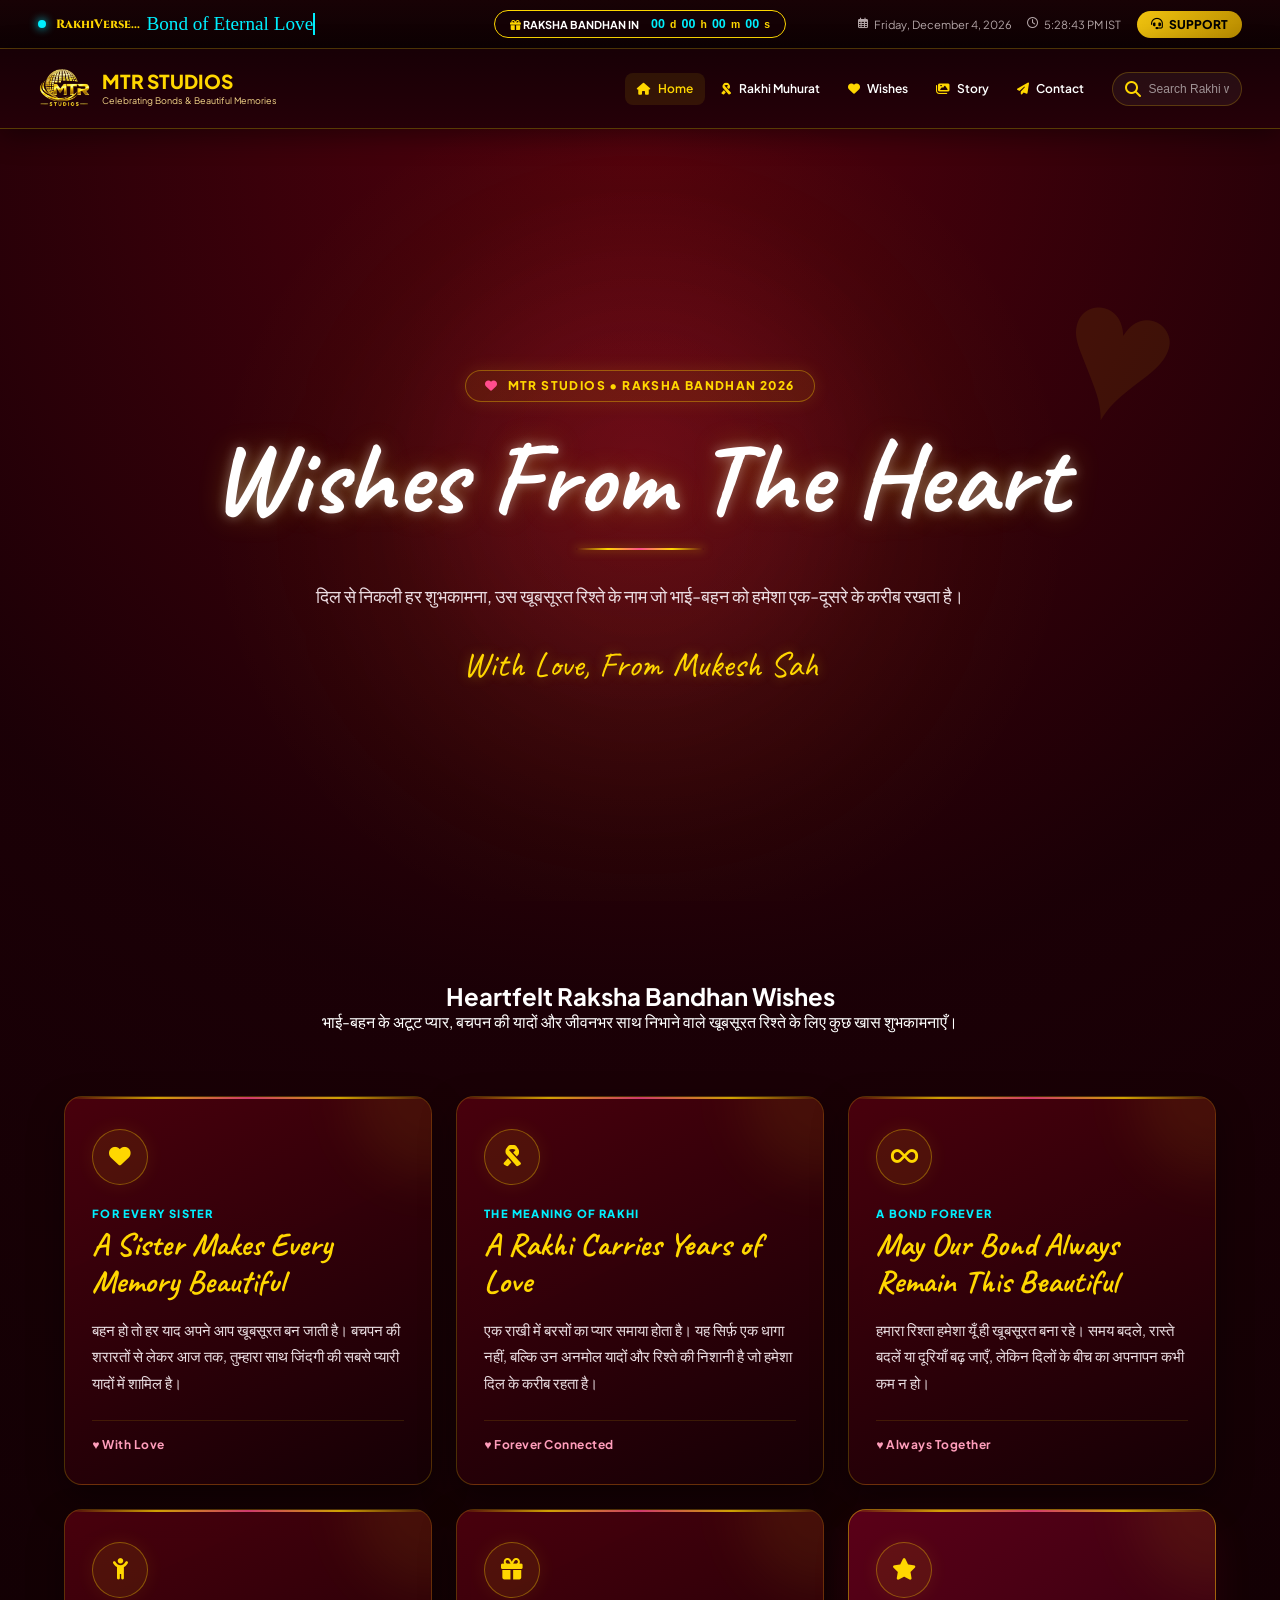
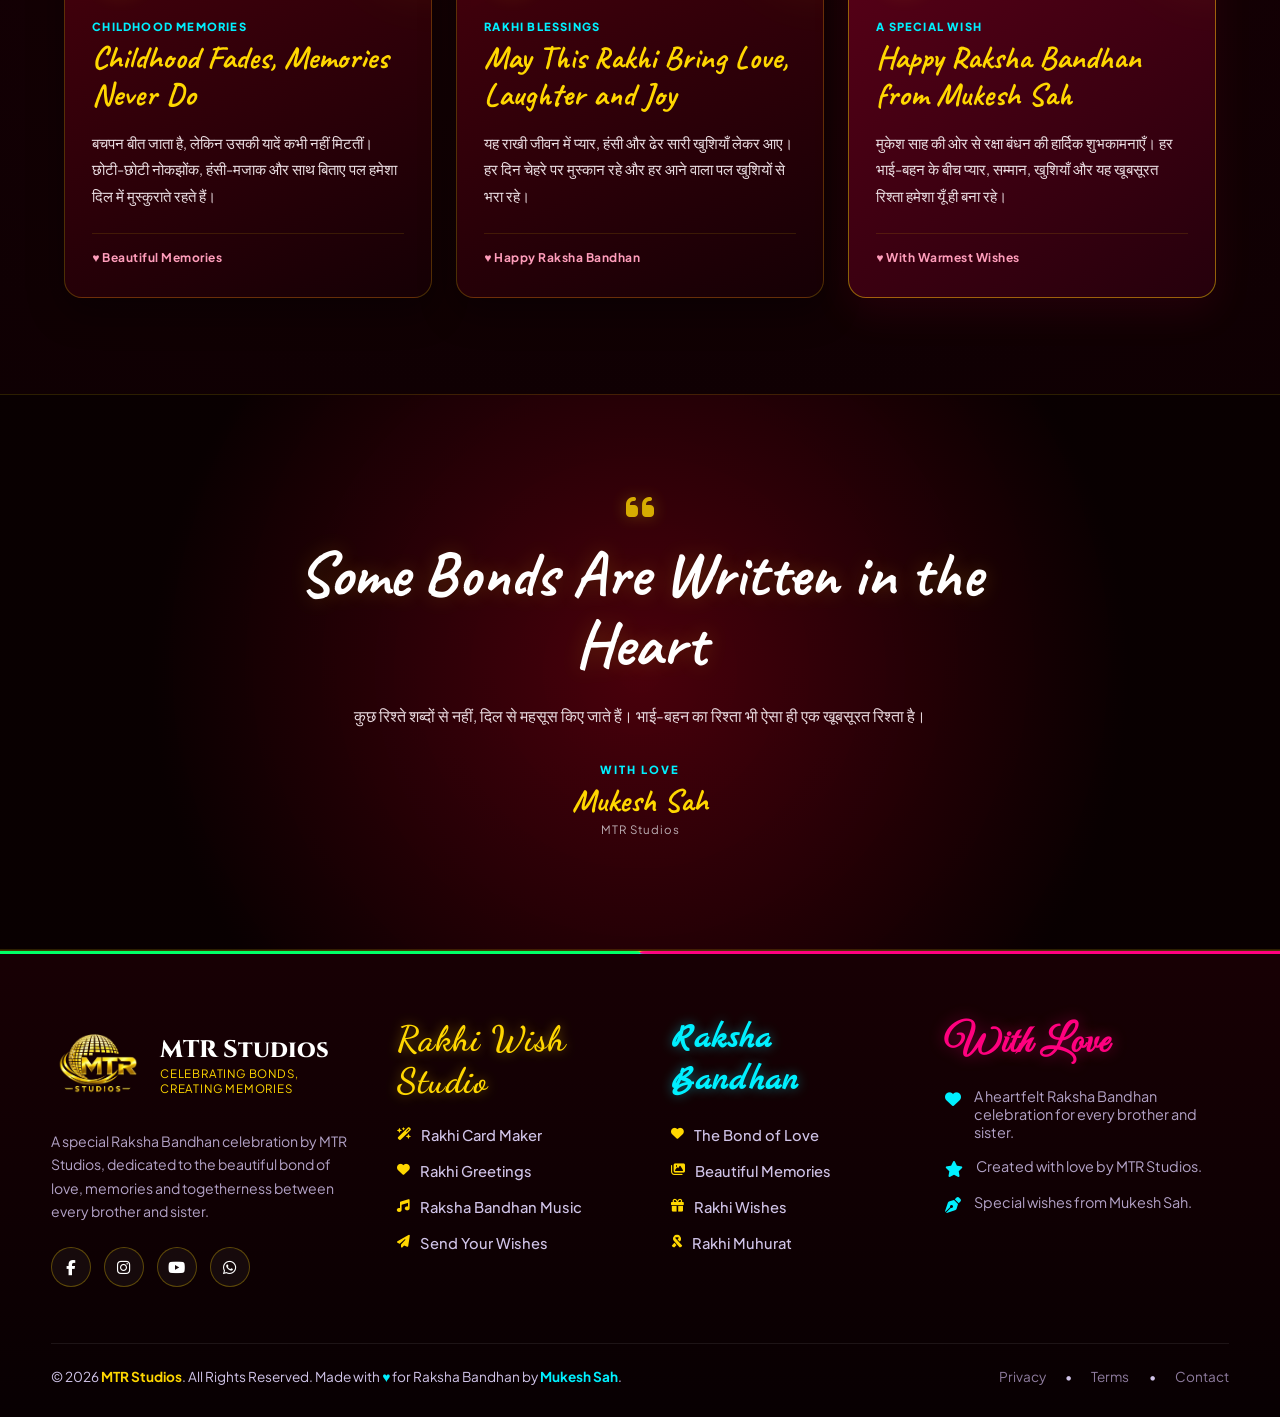
<file: pages/wishes.html>
<!DOCTYPE html>
<html lang="en">

<head>

    <meta charset="UTF-8">

    <meta
        name="viewport"
        content="width=device-width, initial-scale=1.0"
    >

    <title>MTR Studios | Raksha Bandhan Wishes </title>

    <!-- =====================================================
         GOOGLE FONTS
         ===================================================== -->

    <link rel="preconnect" href="https://fonts.googleapis.com">

    <link
        rel="preconnect"
        href="https://fonts.gstatic.com"
        crossorigin
    >

    <link
        href="https://fonts.googleapis.com/css2?family=Caveat:wght@400;500;600;700&family=Dancing+Script:wght@400;500;600;700&family=Noto+Sans+Devanagari:wght@400;500;600;700;800&family=Noto+Serif+Devanagari:wght@400;500;600;700;800&display=swap"
        rel="stylesheet"
    >


    <!-- =====================================================
         FONT AWESOME
         ===================================================== -->

    <link
        rel="stylesheet"
        href="https://cdnjs.cloudflare.com/ajax/libs/font-awesome/6.5.1/css/all.min.css"
    >


    <!-- =====================================================
         GLOBAL CSS
         ===================================================== -->

    <link
        rel="stylesheet"
        href="../assets/css/global.css"
    >


    <!-- =====================================================
         WISHES PAGE CSS
         ===================================================== -->

    <link
        rel="stylesheet"
        href="wishes.css"
    >

</head>


<body>


    <!-- =====================================================
         TOP BAR
         app-loader.js automatically loads top-bar.html
         ===================================================== -->

    <div id="top-bar-placeholder"></div>


    <!-- =====================================================
         HEADER
         app-loader.js automatically loads header.html
         ===================================================== -->

    <div id="header-placeholder"></div>



    <!-- =====================================================
         WISHES PAGE START
         ===================================================== -->

    <main class="wishes-page">


        <!-- =================================================
             HERO
             ================================================= -->

        <section class="wishes-hero">

            <div class="wishes-hero-badge">

                <i class="fa-solid fa-heart"></i>

                MTR STUDIOS • RAKSHA BANDHAN 2026

            </div>


            <h1 class="wishes-hero-title">

                Wishes From The Heart

            </h1>


            <p class="wishes-hero-subtitle">

                दिल से निकली हर शुभकामना, उस खूबसूरत रिश्ते के नाम
                जो भाई-बहन को हमेशा एक-दूसरे के करीब रखता है।

            </p>


            <div class="wishes-hero-signature">

                With Love, From Mukesh Sah

            </div>

        </section>



        <!-- =================================================
             WISHES INTRO
             ================================================= -->

        <section class="wishes-intro">

            <div class="section-header">

                <h2 class="brush-subtitle">

                    Heartfelt

                    <span>
                        Raksha Bandhan Wishes
                    </span>

                </h2>


                <p class="section-desc-sub">

                    भाई-बहन के अटूट प्यार, बचपन की यादों और
                    जीवनभर साथ निभाने वाले खूबसूरत रिश्ते के
                    लिए कुछ खास शुभकामनाएँ।

                </p>

            </div>

        </section>



        <!-- =================================================
             WISH CARDS
             ================================================= -->

        <section class="wishes-grid-section">

            <div class="wishes-grid">



                <!-- =========================================
                     CARD 1
                     ========================================= -->

                <article class="wish-card">

                    <div class="wish-card-icon">

                        <i class="fa-solid fa-heart"></i>

                    </div>


                    <span class="wish-card-label">

                        For Every Sister

                    </span>


                    <h3>

                        A Sister Makes Every Memory Beautiful

                    </h3>


                    <p class="wish-hindi">

                        बहन हो तो हर याद अपने आप खूबसूरत
                        बन जाती है। बचपन की शरारतों से लेकर
                        आज तक, तुम्हारा साथ जिंदगी की सबसे
                        प्यारी यादों में शामिल है।

                    </p>


                    <div class="wish-card-footer">

                        <span>
                            ♥ With Love
                        </span>

                    </div>

                </article>



                <!-- =========================================
                     CARD 2
                     ========================================= -->

                <article class="wish-card">

                    <div class="wish-card-icon">

                        <i class="fa-solid fa-ribbon"></i>

                    </div>


                    <span class="wish-card-label">

                        The Meaning of Rakhi

                    </span>


                    <h3>

                        A Rakhi Carries Years of Love

                    </h3>


                    <p class="wish-hindi">

                        एक राखी में बरसों का प्यार समाया
                        होता है। यह सिर्फ़ एक धागा नहीं,
                        बल्कि उन अनमोल यादों और रिश्ते की
                        निशानी है जो हमेशा दिल के करीब रहता है।

                    </p>


                    <div class="wish-card-footer">

                        <span>
                            ♥ Forever Connected
                        </span>

                    </div>

                </article>



                <!-- =========================================
                     CARD 3
                     ========================================= -->

                <article class="wish-card">

                    <div class="wish-card-icon">

                        <i class="fa-solid fa-infinity"></i>

                    </div>


                    <span class="wish-card-label">

                        A Bond Forever

                    </span>


                    <h3>

                        May Our Bond Always Remain This Beautiful

                    </h3>


                    <p class="wish-hindi">

                        हमारा रिश्ता हमेशा यूँ ही खूबसूरत
                        बना रहे। समय बदले, रास्ते बदलें या
                        दूरियाँ बढ़ जाएँ, लेकिन दिलों के बीच
                        का अपनापन कभी कम न हो।

                    </p>


                    <div class="wish-card-footer">

                        <span>
                            ♥ Always Together
                        </span>

                    </div>

                </article>



                <!-- =========================================
                     CARD 4
                     ========================================= -->

                <article class="wish-card">

                    <div class="wish-card-icon">

                        <i class="fa-solid fa-child-reaching"></i>

                    </div>


                    <span class="wish-card-label">

                        Childhood Memories

                    </span>


                    <h3>

                        Childhood Fades, Memories Never Do

                    </h3>


                    <p class="wish-hindi">

                        बचपन बीत जाता है, लेकिन उसकी यादें
                        कभी नहीं मिटतीं। छोटी-छोटी नोकझोंक,
                        हंसी-मजाक और साथ बिताए पल हमेशा
                        दिल में मुस्कुराते रहते हैं।

                    </p>


                    <div class="wish-card-footer">

                        <span>
                            ♥ Beautiful Memories
                        </span>

                    </div>

                </article>



                <!-- =========================================
                     CARD 5
                     ========================================= -->

                <article class="wish-card">

                    <div class="wish-card-icon">

                        <i class="fa-solid fa-gift"></i>

                    </div>


                    <span class="wish-card-label">

                        Rakhi Blessings

                    </span>


                    <h3>

                        May This Rakhi Bring Love, Laughter and Joy

                    </h3>


                    <p class="wish-hindi">

                        यह राखी जीवन में प्यार, हंसी और ढेर
                        सारी खुशियाँ लेकर आए। हर दिन चेहरे
                        पर मुस्कान रहे और हर आने वाला पल
                        खुशियों से भरा रहे।

                    </p>


                    <div class="wish-card-footer">

                        <span>
                            ♥ Happy Raksha Bandhan
                        </span>

                    </div>

                </article>



                <!-- =========================================
                     CARD 6
                     ========================================= -->

                <article class="wish-card wish-card-special">

                    <div class="wish-card-icon">

                        <i class="fa-solid fa-star"></i>

                    </div>


                    <span class="wish-card-label">

                        A Special Wish

                    </span>


                    <h3>

                        Happy Raksha Bandhan from Mukesh Sah

                    </h3>


                    <p class="wish-hindi">

                        मुकेश साह की ओर से रक्षा बंधन की
                        हार्दिक शुभकामनाएँ। हर भाई-बहन के
                        बीच प्यार, सम्मान, खुशियाँ और यह
                        खूबसूरत रिश्ता हमेशा यूँ ही बना रहे।

                    </p>


                    <div class="wish-card-footer">

                        <span>
                            ♥ With Warmest Wishes
                        </span>

                    </div>

                </article>


            </div>

        </section>



        <!-- =================================================
             FINAL MESSAGE
             ================================================= -->

        <section class="wishes-final">

            <div class="wishes-final-inner">


                <i
                    class="fa-solid fa-quote-left wishes-quote-icon"
                ></i>


                <h2>

                    Some Bonds Are Written in the Heart

                </h2>


                <p>

                    कुछ रिश्ते शब्दों से नहीं, दिल से महसूस
                    किए जाते हैं। भाई-बहन का रिश्ता भी ऐसा
                    ही एक खूबसूरत रिश्ता है।

                </p>


                <div class="wishes-final-signature">

                    <span>
                        With Love
                    </span>


                    <strong>
                        Mukesh Sah
                    </strong>


                    <small>
                        MTR Studios
                    </small>

                </div>

            </div>

        </section>


    </main>



    <!-- =====================================================
         FOOTER
         app-loader.js automatically loads footer.html
         ===================================================== -->

    <div id="footer-placeholder"></div>



    <!-- =====================================================
         MAIN COMPONENT LOADER
         IMPORTANT:
         Header + Footer + Top Bar are loaded by this file.
         ===================================================== -->

    <script src="../assets/js/app-loader.js"></script>


</body>

</html>
</file>
<file: assets/css/global.css>
:root {
  --bg-deep: #0d0103;
  --bg-dark: #240005;
  --bg-card: #3d0009;
  --primary-gold: #ffd700;
  --accent-cyan: #00f0ff;
  --text-light: #ffffff;
  --text-muted: #b3a5a7;
  --radius-sm: 0.5rem;
  --radius-md: 1rem;
  --radius-pill: 9999rem;
  --transition-fast: 0.25s ease;
  --transition-normal: 0.35s ease;
}

*, *::before, *::after {
  margin: 0;
  padding: 0;
  box-sizing: border-box;
}

html {
  font-size: 100%;
  scroll-behavior: smooth;
}

body {
  width: 100%;
  min-height: 100vh;
  background-color: var(--bg-deep);
  color: var(--text-light);
  font-family: 'Plus Jakarta Sans', sans-serif;
  overflow-x: hidden;
}

a {
  text-decoration: none;
  color: inherit;
}

ul {
  list-style: none;
}
</file>
<file: index.css>
/* ==========================================================================
   ADVANCED LIGHT ENGINE (CSS Houdini for Dynamic Revolving Gradients)
   ========================================================================== */

@property --light-angle {
  syntax: '<angle>';
  initial-value: 0deg;
  inherits: false;
}

@keyframes spinLightEngine {
  0% {
    --light-angle: 0deg;
  }

  100% {
    --light-angle: 360deg;
  }
}

@keyframes divyaPrakashPulse {

  0%,
  100% {
    filter: drop-shadow(0 0 12px rgba(255, 215, 0, 0.7)) drop-shadow(0 0 25px rgba(255, 140, 0, 0.4));
    transform: translateY(-50%) scale(1);
  }

  50% {
    filter: drop-shadow(0 0 22px rgba(255, 215, 0, 0.95)) drop-shadow(0 0 45px rgba(0, 240, 255, 0.65));
    transform: translateY(-50%) scale(1.03);
  }
}

@keyframes neonBorderGlow {

  0%,
  100% {
    box-shadow: 0 0 15px rgba(0, 240, 255, 0.8),
      0 0 30px rgba(255, 215, 0, 0.6),
      inset 0 0 12px rgba(0, 240, 255, 0.4);
    filter: drop-shadow(0 0 10px #00f0ff);
  }

  50% {
    box-shadow: 0 0 25px rgba(255, 0, 128, 0.9),
      0 0 50px rgba(255, 215, 0, 0.9),
      inset 0 0 18px rgba(255, 0, 128, 0.6);
    filter: drop-shadow(0 0 20px #ff0080);
  }
}

@keyframes photoSparkleTwinkle {

  0%,
  100% {
    opacity: 0.2;
    transform: scale(0.6) rotate(0deg);
  }

  50% {
    opacity: 1;
    transform: scale(1.3) rotate(180deg);
    filter: drop-shadow(0 0 8px #ffd700);
  }
}

@keyframes orbitSparkle {
  0% {
    transform: rotate(0deg) translateX(4.3rem) rotate(0deg);
  }

  100% {
    transform: rotate(360deg) translateX(4.3rem) rotate(-360deg);
  }
}


/* ==========================================================================
   HERO SECTION DESIGN
   ========================================================================== */

.hero-container {
  width: 100%;
  min-height: calc(100vh - 8rem);
  padding: clamp(3.5rem, 8vh, 6.5rem) clamp(1rem, 5vw, 4rem);
  display: flex;
  flex-direction: column;
  justify-content: center;
  align-items: center;
  text-align: center;
  position: relative;
  background-color: var(--bg-dark);
  background-image: radial-gradient(
    circle at 50% 35%,
    rgba(139, 0, 21, 0.65) 0%,
    rgba(13, 1, 3, 0.97) 85%
  );
  border-bottom: 1px solid rgba(255, 215, 0, 0.25);
  overflow: hidden;
}

.hero-badge {
  display: inline-flex;
  align-items: center;
  gap: 0.5rem;
  background: rgba(255, 215, 0, 0.08);
  border: 1px solid rgba(255, 215, 0, 0.3);
  padding: 0.35rem 1.1rem;
  border-radius: var(--radius-pill);
  color: var(--primary-gold);
  font-size: 0.78rem;
  font-weight: 700;
  text-transform: uppercase;
  letter-spacing: 1px;
  margin-bottom: 1.5rem;
}

.typing-title-wrapper {
  min-height: clamp(4rem, 10vh, 7.5rem);
  display: flex;
  justify-content: center;
  align-items: center;
}

.brush-typing-text {
  font-family: 'Marck Script', 'Dancing Script', cursive;
  font-size: clamp(1.8rem, 4.5vw, 3.8rem);
  color: var(--primary-gold);
  text-shadow: 0 0 1.5rem rgba(255, 215, 0, 0.5);
  border-right: 3px solid var(--primary-gold);

  /* Desktop single-line typewriter */
  white-space: nowrap;

  padding-right: 0.5rem;
}

.hero-subtext {
  font-size: clamp(0.92rem, 1.2vw, 1.15rem);
  color: #ffecb3;
  max-width: 46rem;
  margin: 0 auto 2.2rem auto;
  line-height: 1.7;
}

.hero-btns {
  display: flex;
  justify-content: center;
  gap: 1.25rem;
  flex-wrap: wrap;
}

.btn-cyan {
  background: var(--accent-cyan);
  color: #000;
  padding: 0.8rem 2rem;
  border-radius: var(--radius-pill);
  font-weight: 800;
  font-size: 0.88rem;
  display: inline-flex;
  align-items: center;
  justify-content: center;
  gap: 0.6rem;
  border: none;
  cursor: pointer;
  transition: all var(--transition-fast);
  box-shadow: 0 0 15px rgba(0, 240, 255, 0.4);
}

.btn-cyan:hover {
  transform: translateY(-2px);
  box-shadow: 0 0 25px rgba(0, 240, 255, 0.7);
}

.btn-full {
  width: 100%;
}

.btn-outline-gold {
  background: rgba(0, 0, 0, 0.4);
  color: #fff;
  padding: 0.8rem 2rem;
  border-radius: var(--radius-pill);
  font-weight: 700;
  font-size: 0.88rem;
  border: 1px solid var(--primary-gold);
  display: inline-flex;
  align-items: center;
  gap: 0.6rem;
  transition: all var(--transition-fast);
}

.btn-outline-gold:hover {
  background: rgba(255, 215, 0, 0.15);
  transform: translateY(-2px);
}


/* ==========================================================================
   FLOATING FOUNDER DESK WIDGET (Pro Revolving Prakash Aura + Hide/Slide)
   ========================================================================== */

.ceo-floating-trigger {
  position: fixed;
  right: 1.5rem;
  top: 50%;
  transform: translateY(-50%);
  z-index: 999;
  cursor: pointer;
  display: flex;
  align-items: center;
  gap: 0.75rem;
  padding: 0.5rem 1.25rem 0.5rem 0.5rem;
  border-radius: var(--radius-pill);
  background: #120003;
  isolation: isolate;
  animation: divyaPrakashPulse 3s ease-in-out infinite;
  transition:
    transform 0.4s cubic-bezier(0.175, 0.885, 0.32, 1.275),
    opacity 0.3s ease;
}

.ceo-floating-trigger.hidden-widget {
  transform: translateY(-50%) translateX(130%) !important;
  opacity: 0;
  pointer-events: none;
}

.ceo-hide-handle {
  position: absolute;
  top: -8px;
  left: -8px;
  width: 1.5rem;
  height: 1.5rem;
  background: #ff0055;
  color: #fff;
  border: 1px solid #ffd700;
  border-radius: 50%;
  font-size: 0.75rem;
  display: flex;
  align-items: center;
  justify-content: center;
  cursor: pointer;
  z-index: 10;
  transition: transform 0.2s ease;
}

.ceo-hide-handle:hover {
  transform: scale(1.15);
}

.ceo-minimized-tab {
  position: fixed;
  right: 0;
  top: 50%;
  transform: translateY(-50%) translateX(100%);
  background: linear-gradient(135deg, #300007, #120003);
  color: var(--primary-gold, #ffd700);
  padding: 0.6rem 0.5rem 0.6rem 0.8rem;
  border-top-left-radius: 50px;
  border-bottom-left-radius: 50px;
  border: 1px solid rgba(255, 215, 0, 0.4);
  border-right: none;
  cursor: pointer;
  z-index: 998;
  display: flex;
  align-items: center;
  gap: 0.4rem;
  font-size: 0.75rem;
  font-weight: 700;
  box-shadow: -3px 0 15px rgba(0, 0, 0, 0.5);
  transition: transform 0.4s cubic-bezier(0.175, 0.885, 0.32, 1.275);
}

.ceo-minimized-tab.visible {
  transform: translateY(-50%) translateX(0);
}

.ceo-minimized-tab:hover {
  background: #45000c;
}

.ceo-floating-trigger::before {
  content: '';
  position: absolute;
  inset: -2px;
  border-radius: var(--radius-pill);
  padding: 2px;
  background: conic-gradient(
    from var(--light-angle),
    #ffd700,
    #ff8c00,
    #ff0055,
    #00f0ff,
    #ffd700
  );
  -webkit-mask:
    linear-gradient(#fff 0 0) content-box,
    linear-gradient(#fff 0 0);
  -webkit-mask-composite: xor;
  mask-composite: exclude;
  animation: spinLightEngine 4s linear infinite;
  z-index: -1;
}

.ceo-floating-trigger::after {
  content: '';
  position: absolute;
  inset: -8px;
  border-radius: var(--radius-pill);
  background: conic-gradient(
    from var(--light-angle),
    rgba(255, 215, 0, 0.35),
    rgba(255, 140, 0, 0.2),
    rgba(0, 240, 255, 0.35),
    rgba(255, 215, 0, 0.35)
  );
  filter: blur(12px);
  animation: spinLightEngine 4s linear infinite;
  z-index: -2;
  opacity: 0.75;
}

.ceo-floating-trigger:hover {
  transform: translateY(-50%) scale(1.08);
}

.ceo-avatar-wrapper {
  position: relative;
}

.ceo-avatar-mini {
  width: 3rem;
  height: 3rem;
  border-radius: 50%;
  object-fit: cover;
  object-position: top center;
  border: 2px solid var(--primary-gold);
  box-shadow: 0 0 12px rgba(255, 215, 0, 0.8);
}

.ceo-trigger-text {
  display: flex;
  flex-direction: column;
}

.ceo-trigger-title {
  font-size: 0.65rem;
  text-transform: uppercase;
  letter-spacing: 1px;
  color: var(--accent-cyan);
  font-weight: 700;
}

.ceo-trigger-name {
  font-size: 0.92rem;
  color: #ffffff;
  font-weight: 800;
  font-family: Arial, Helvetica, sans-serif;
  text-shadow: 0 0 8px rgba(255, 215, 0, 0.6);
}


/* ==========================================================================
   CEO MODAL POPUP & CONTROLS
   ========================================================================== */

.ceo-modal-overlay {
  position: fixed;
  inset: 0;
  background: rgba(10, 0, 2, 0.88);
  backdrop-filter: blur(0.6rem);
  z-index: 10000;
  display: flex;
  justify-content: center;
  align-items: center;
  padding: 1.25rem;
  opacity: 0;
  visibility: hidden;
  transition: all var(--transition-normal);
}

.ceo-modal-overlay.active {
  opacity: 1;
  visibility: visible;
}

.ceo-modal-card {
  background: linear-gradient(160deg, #300007 0%, #120003 100%);
  border-radius: var(--radius-md);
  max-width: 32rem;
  width: 100%;
  padding: 2.5rem 2rem 2rem 2rem;
  position: relative;
  text-align: center;
  isolation: isolate;
  box-shadow: 0 20px 50px rgba(0, 0, 0, 0.9);
}

.ceo-modal-card::before {
  content: '';
  position: absolute;
  inset: -2px;
  border-radius: var(--radius-md);
  padding: 2px;
  background: conic-gradient(
    from var(--light-angle),
    #ffd700,
    #ff4500,
    #00f0ff,
    #ffd700
  );
  -webkit-mask:
    linear-gradient(#fff 0 0) content-box,
    linear-gradient(#fff 0 0);
  -webkit-mask-composite: xor;
  mask-composite: exclude;
  animation: spinLightEngine 6s linear infinite;
  z-index: -1;
}

.modal-close-btn {
  position: absolute;
  top: 1rem;
  right: 1.25rem;
  background: transparent;
  border: none;
  color: var(--primary-gold);
  font-size: 1.8rem;
  cursor: pointer;
  transition: transform 0.2s ease;
}

.modal-close-btn:hover {
  transform: scale(1.2);
}

/* Song Name Displayed at Top Left inside Modal */
.audio-song-title-topleft {
  position: absolute;
  top: 1.2rem;
  left: 1.25rem;
  font-size: 0.85rem;
  color: #00f0ff;
  font-weight: 700;
  background: rgba(0, 0, 0, 0.4);
  padding: 0.35rem 0.8rem;
  border-radius: 12px;
  border: 1px solid rgba(0, 240, 255, 0.3);
  text-shadow: 0 0 8px rgba(0, 240, 255, 0.5);
  z-index: 10;
  display: flex;
  align-items: center;
  gap: 6px;
}

.ceo-modal-img-frame {
  width: 7.5rem;
  height: 7.5rem;
  margin: 1rem auto 1.8rem auto;
  position: relative;
  border-radius: 50%;
  padding: 5px;
  background: conic-gradient(
    from var(--light-angle),
    #00f0ff 0%,
    #ffd700 25%,
    #ff007f 50%,
    #00ff66 75%,
    #00f0ff 100%
  );
  animation:
    spinLightEngine 3s linear infinite,
    neonBorderGlow 2.5s ease-in-out infinite;
  isolation: isolate;
}

.ceo-modal-img {
  width: 100%;
  height: 100%;
  border-radius: 50%;
  object-position: top center;
  object-fit: cover;
  border: 3px solid #0d0103;
  position: relative;
  z-index: 2;
}

/* Photo Navigation Arrows (Back / Next - Moved 20px Outside Photo Frame) */
.img-nav-btn {
  position: absolute;
  top: 50%;
  transform: translateY(-50%);
  background: rgba(0, 0, 0, 0.75);
  border: 1px solid #00f0ff;
  color: #00f0ff;
  border-radius: 50%;
  width: 34px;
  height: 34px;
  cursor: pointer;
  display: flex;
  align-items: center;
  justify-content: center;
  z-index: 10;
  transition: all 0.3s ease;
}

.img-nav-btn:hover {
  background: #00f0ff;
  color: #000;
  box-shadow: 0 0 12px #00f0ff;
}

/* 20px Distance from Left edge */
.img-nav-btn.left-btn {
  left: -80px;
}

/* 20px Distance from Right edge */
.img-nav-btn.right-btn {
  right: -80px;
}

/* Play/Pause Control on Photo (Moved 5px from Bottom Edge) */
.play-pause-center-btn {
  position: absolute;
  bottom: -35px;
  left: 50%;
  transform: translateX(-50%);
  background: #120003;
  border: 2px solid #ffd700;
  color: #ffd700;
  border-radius: 50%;
  width: 32px;
  height: 32px;
  cursor: pointer;
  display: flex;
  align-items: center;
  justify-content: center;
  z-index: 12;
  font-size: 0.8rem;
  transition: all 0.3s ease;
  box-shadow: 0 0 10px rgba(255, 215, 0, 0.5);
}

.play-pause-center-btn:hover {
  background: #ffd700;
  color: #000;
  box-shadow: 0 0 15px #ffd700;
}

.ceo-modal-img-frame::before,
.ceo-modal-img-frame::after {
  content: '✦';
  position: absolute;
  color: var(--primary-gold);
  font-size: 1.2rem;
  z-index: 3;
  pointer-events: none;
  animation: photoSparkleTwinkle 1.8s ease-in-out infinite;
}

.ceo-modal-img-frame::before {
  top: -6px;
  right: 8px;
  animation-delay: 0s;
}

.ceo-modal-img-frame::after {
  bottom: -6px;
  left: 8px;
  color: #00f0ff;
  animation-delay: 0.9s;
}

.ceo-photo-sparkle-particle {
  position: absolute;
  top: 50%;
  left: 50%;
  width: 8px;
  height: 8px;
  background: #ffffff;
  border-radius: 50%;
  box-shadow: 0 0 10px #00f0ff, 0 0 20px #ffd700;
  z-index: 4;
  margin-top: -4px;
  margin-left: -4px;
  animation: orbitSparkle 4s linear infinite;
}

.ceo-modal-title {
  position: relative;
  display: inline-block;
  font-family: 'Caveat', cursive;
  font-size: 2rem;
  font-weight: 700;
  color: #fff;
  letter-spacing: 1px;
  text-shadow:
    0 0 10px rgba(255, 255, 255, .6),
    0 0 20px rgba(255, 215, 0, .35);
  animation: nameGlow 2.5s ease-in-out infinite;
}

@keyframes nameGlow {
  0% {
    transform: scale(1);
    text-shadow: 0 0 8px rgba(255, 255, 255, .6);
  }

  50% {
    transform: scale(1.05);
    text-shadow: 0 0 20px #ffd700, 0 0 40px #ff9900;
  }

  100% {
    transform: scale(1);
    text-shadow: 0 0 8px rgba(255, 255, 255, .6);
  }
}

.ceo-modal-subtitle {
  color: var(--primary-gold);
  font-size: 0.85rem;
  margin-bottom: 1.2rem;
  font-weight: 600;
}

.ceo-modal-quote {
  font-style: normal;
  color: #f0e6d2;
  font-size: 0.9rem;
  line-height: 1.6;
  background: rgba(0, 0, 0, 0.35);
  padding: 1.1rem;
  border-radius: var(--radius-sm);
  border-left: 3px solid var(--primary-gold);
  text-align: left;
  margin-bottom: 1.5rem;
}


/* ==========================================================================
   FEATURES SECTION
   ========================================================================== */

.features-section {
  width: 100% !important;
  max-width: 100% !important;
  padding: 5rem 4vw 6rem 4vw;
  box-sizing: border-box;
  background: radial-gradient(
    circle at 50% 0%,
    #200006 0%,
    #0a0002 100%
  );
  border-top: 1px solid rgba(255, 215, 0, 0.15);
}

.section-header {
  text-align: center;
  margin-bottom: 3.5rem;
}

.brush-subtitle {
  font-family: 'Caveat', cursive;
  font-size: clamp(2.2rem, 4vw, 3.5rem);
  color: #ffffff;
}

.brush-subtitle span {
  color: var(--primary-gold, #ffd700);
  font-family: 'Cinzel', serif;
}

.section-desc-sub {
  color: #b3a2c7;
  font-size: 0.95rem;
  margin-top: 0.5rem;
}

.cards-container {
  display: grid;
  grid-template-columns: repeat(3, 1fr);
  gap: 2vw;
  width: 100% !important;
  max-width: 100% !important;
  box-sizing: border-box;
}

.feature-card {
  background: linear-gradient(160deg, #3b000a 0%, #1a0004 100%);
  border: 1px solid rgba(255, 215, 0, 0.25);
  border-radius: 12px;
  padding: 1.8rem;
  transition: all 0.35s cubic-bezier(0.175, 0.885, 0.32, 1.275);
  position: relative;
  isolation: isolate;
  display: flex;
  flex-direction: column;
}

.feature-card:hover {
  border-color: #00f0ff;
  box-shadow: 0 10px 30px rgba(0, 240, 255, 0.2);
  transform: translateY(-4px);
}

.card-header-flex {
  display: flex;
  justify-content: space-between;
  align-items: center;
  margin-bottom: 1.2rem;
}

.card-icon {
  width: 3.2rem;
  height: 3.2rem;
  background: rgba(255, 215, 0, 0.1);
  border-radius: 50%;
  display: flex;
  align-items: center;
  justify-content: center;
  color: #00f0ff;
  font-size: 1.4rem;
  border: 1px solid rgba(0, 240, 255, 0.3);
}

.expand-btn {
  width: 2.2rem;
  height: 2.2rem;
  border-radius: 50%;
  background: rgba(255, 255, 255, 0.05);
  border: 1px solid rgba(255, 215, 0, 0.4);
  color: #ffd700;
  display: flex;
  align-items: center;
  justify-content: center;
  cursor: pointer;
  font-size: 0.9rem;
  transition: all 0.3s ease;
}

.expand-btn:hover {
  background: #ffd700;
  color: #000;
  box-shadow: 0 0 12px rgba(255, 215, 0, 0.6);
}

.expand-btn.active {
  background: #ff007f;
  color: #fff;
  border-color: #ff007f;
  transform: rotate(180deg);
  box-shadow: 0 0 12px rgba(255, 0, 127, 0.8);
}

.card-title-brush {
  font-family: 'Caveat', cursive;
  font-size: 1.9rem;
  color: #ffd700;
  margin-bottom: 0.6rem;
}

.card-desc {
  font-size: 0.88rem;
  color: #d1c4e9;
  line-height: 1.6;
  margin: 0;
}

.card-expand-content {
  max-height: 0;
  overflow: hidden;
  opacity: 0;
  transition:
    max-height 0.4s cubic-bezier(0, 1, 0, 1),
    opacity 0.3s ease;
}

.card-expand-content.open {
  max-height: 15rem;
  opacity: 1;
  transition:
    max-height 0.4s ease-in-out,
    opacity 0.4s ease-in-out;
}

.drawer-divider {
  border: 0;
  height: 1px;
  background: linear-gradient(
    90deg,
    rgba(255, 215, 0, 0.4),
    transparent
  );
  margin: 1.2rem 0;
}

.drawer-list {
  list-style: none;
  padding: 0;
  margin: 0;
  display: flex;
  flex-direction: column;
  gap: 0.6rem;
}

.drawer-list li {
  font-size: 0.82rem;
  color: #00f0ff;
  display: flex;
  align-items: center;
  gap: 0.6rem;
}

.drawer-list li i {
  color: #ffd700;
  font-size: 0.75rem;
}


/* ==========================================================================
   TABLET
   ========================================================================== */

@media (max-width: 1024px) {

  .cards-container {
    grid-template-columns: repeat(2, 1fr);
  }

}


/* ==========================================================================
   MOBILE
   ========================================================================== */

@media (max-width: 768px) {

  .hero-container {
    width: 100%;
    max-width: 100%;
    box-sizing: border-box;
    overflow-x: hidden;
  }

  .typing-title-wrapper {
    width: 100%;
    max-width: 100%;
    min-width: 0;

    padding: 0 18px;
    box-sizing: border-box;

    display: flex;
    justify-content: center;
    align-items: center;

    overflow: hidden;
  }

  .brush-typing-text {
    width: 100%;
    max-width: 100%;
    min-width: 0;

    margin: 0 auto;
    box-sizing: border-box;

    white-space: normal;

    overflow-wrap: break-word;
    word-break: normal;

    line-height: 1.2;
    text-align: center;

    padding-right: 0.35rem;
  }

  .hero-subtext {
    width: 100%;
    max-width: 100%;
    box-sizing: border-box;

    overflow-wrap: break-word;
    word-break: normal;
  }

  .hero-btns {
    width: 100%;
    max-width: 100%;
    box-sizing: border-box;
  }

}


/* ==========================================================================
   SMALL MOBILE
   ========================================================================== */

@media (max-width: 640px) {

  .cards-container {
    grid-template-columns: 1fr;
  }

}


/* ==========================================================================
   VERY SMALL MOBILE
   ========================================================================== */

@media (max-width: 480px) {

  .typing-title-wrapper {
    width: 100%;
    max-width: 100%;

    padding: 0 15px;
    box-sizing: border-box;
  }

  .brush-typing-text {
    width: 100%;
    max-width: 100%;

    font-size: 34px;
    line-height: 1.18;

    white-space: normal;
    overflow-wrap: break-word;
    word-break: normal;

    text-align: center;
  }

}


/* ==========================================================================
   FINAL MOBILE VIEWPORT PROTECTION
   ========================================================================== */

@media (max-width: 768px) {

  html,
  body {
    max-width: 100%;
    overflow-x: hidden;
  }

  .hero-container,
  .features-section,
  .typing-title-wrapper,
  .cards-container {
    max-width: 100%;
  }

}
</file>
<file: components/top-bar.css>
.top-header-bar {
  width: 100%;
  background: linear-gradient(180deg, #180205 0%, #0d0103 100%);
  border-bottom: 1px solid rgba(241, 196, 15, 0.3);
  padding: 0.625rem clamp(1rem, 3vw, 2.5rem);
  box-shadow: 0 0.25rem 1.56rem rgba(0, 0, 0, 0.8);
  position: relative;
  z-index: 9999;
}

.header-flex-wrapper {
  width: 100%;
  display: flex;
  align-items: center;
  justify-content: space-between;
  flex-wrap: wrap;
  gap: 0.75rem;
}

.zone-left {
  display: flex;
  align-items: center;
  gap: 0.625rem;
  flex: 1 1 16.25rem;
  justify-content: flex-start;
}

.pulse-neon {
  width: 0.5rem;
  height: 0.5rem;
  background: var(--accent-cyan);
  border-radius: 50%;
  box-shadow: 0 0 0.625rem var(--accent-cyan);
  animation: neonPulse 1.5s infinite alternate;
}

.typing-wrapper {
  color: #e0e0e0;
  font-size: clamp(0.75rem, 0.85vw, 0.9rem);
  font-weight: 500;
  display: flex;
  align-items: center;
}

.brand-glow {
  color: var(--primary-gold);
  font-family: 'Cinzel', serif;
  font-weight: 800;
}

.typing-text {
  color: var(--accent-cyan);
  font-family: 'Reenie Beanie', cursive;
  font-size: clamp(1.2rem, 1.4vw, 1.5rem);
  margin-left: 0.375rem;
  border-right: 2px solid var(--accent-cyan);
}

.zone-center {
  display: flex;
  align-items: center;
  justify-content: center;
  gap: clamp(0.375rem, 1vw, 0.75rem);
  background: rgba(20, 2, 6, 0.9);
  border: 1px solid var(--primary-gold);
  padding: 0.375rem clamp(0.625rem, 1.2vw, 1.25rem);
  border-radius: 2.5rem;
}

.center-label {
  color: var(--text-light);
  font-size: clamp(0.68rem, 0.75vw, 0.82rem);
  font-weight: 700;
  text-transform: uppercase;
  white-space: nowrap;
}

.gift-icon {
  color: var(--primary-gold);
}

.neon-digits {
  display: flex;
  align-items: center;
  gap: clamp(0.125rem, 0.4vw, 0.375rem);
  font-family: 'Orbitron', sans-serif;
  font-size: clamp(0.78rem, 0.9vw, 1.05rem);
  color: var(--accent-cyan);
  font-weight: 800;
}

.unit-lbl {
  font-size: 0.65rem;
  color: var(--primary-gold);
}

.zone-right {
  display: flex;
  align-items: center;
  gap: clamp(0.5rem, 1.2vw, 1.125rem);
  color: var(--text-muted);
  font-size: clamp(0.7rem, 0.75vw, 0.82rem);
  flex: 1 1 16.25rem;
  justify-content: flex-end;
}

.meta-box {
  display: flex;
  align-items: center;
  gap: 0.375rem;
  white-space: nowrap;
}

.btn-support {
  background: linear-gradient(135deg, #f1c40f 0%, #b78a00 100%);
  color: #000;
  font-weight: 800;
  font-size: 0.75rem;
  padding: 0.375rem 0.875rem;
  border-radius: 1.875rem;
  display: flex;
  align-items: center;
  gap: 0.375rem;
  text-transform: uppercase;
}

@keyframes neonPulse {
  0% { opacity: 0.4; transform: scale(0.9); }
  100% { opacity: 1; transform: scale(1.2); }
}
</file>
<file: components/header.css>
/* =========================================================
   MTR STUDIOS HEADER
   FINAL RESPONSIVE CSS
   ========================================================= */


/* =========================================================
   GLOBAL
   ========================================================= */

html,
body {
    width: 100%;
    max-width: 100%;
    margin: 0;
    padding: 0;

    overflow-x: hidden !important;
}


:root {
    --mtr-topbar-height: 0px;
    --mtr-header-height: 80px;
}


/* =========================================================
   TOP BAR
   ========================================================= */

#top-bar-placeholder {

    position: fixed !important;

    top: 0 !important;
    left: 0 !important;
    right: 0 !important;

    width: 100% !important;
    max-width: 100% !important;

    z-index: 9998 !important;

    transform: translateY(0) !important;

    opacity: 1 !important;

    visibility: visible !important;

    transition:
        transform 0.35s ease,
        opacity 0.3s ease,
        visibility 0.3s ease !important;

    box-sizing: border-box !important;
}


/* =========================================================
   WHEN PAGE SCROLLS DOWN
   TOP BAR HIDES
   ========================================================= */

body.mtr-scrolling-down #top-bar-placeholder {

    transform: translateY(-110%) !important;

    opacity: 0 !important;

    visibility: hidden !important;

    pointer-events: none !important;
}


/* =========================================================
   MAIN HEADER
   ========================================================= */

.mtr-main-header {

    position: fixed !important;

    top: var(--mtr-topbar-height) !important;

    left: 0 !important;
    right: 0 !important;

    width: 100% !important;
    max-width: 100% !important;

    height: var(--mtr-header-height) !important;
    min-height: var(--mtr-header-height) !important;

    margin: 0 !important;
    padding: 0 !important;

    z-index: 9999 !important;

    box-sizing: border-box !important;

    background:
        linear-gradient(
            180deg,
            rgba(24, 0, 6, 0.99) 0%,
            rgba(38, 0, 8, 0.98) 100%
        ) !important;

    border-bottom:
        1px solid rgba(255, 215, 0, 0.28) !important;

    box-shadow:
        0 6px 28px rgba(0, 0, 0, 0.45) !important;

    transition:
        top 0.35s ease !important;
}


/* =========================================================
   SCROLL DOWN
   HEADER TAKES TOP BAR POSITION
   ========================================================= */

body.mtr-scrolling-down .mtr-main-header {

    top: 0 !important;
}


/* =========================================================
   HEADER INNER
   ========================================================= */

.mtr-fluid-header-container {

    width: 100% !important;
    max-width: 100% !important;

    height: 100% !important;

    margin: 0 !important;

    padding:
        0 clamp(16px, 3vw, 55px) !important;

    box-sizing: border-box !important;
}


.mtr-header-flex-wrapper {

    width: 100% !important;
    max-width: 100% !important;

    height: 100% !important;

    display: flex !important;

    align-items: center !important;

    justify-content: space-between !important;

    gap: 20px !important;

    margin: 0 !important;
    padding: 0 !important;

    box-sizing: border-box !important;
}


/* =========================================================
   LOGO LEFT
   ========================================================= */

.mtr-logo-locked-left {

    display: flex !important;

    align-items: center !important;

    justify-content: flex-start !important;

    gap: 12px !important;

    width: auto !important;

    min-width: 0 !important;

    max-width: 55% !important;

    margin: 0 !important;
    padding: 0 !important;

    flex: 0 1 auto !important;

    overflow: hidden !important;
}


.mtr-logo-locked-left > a {

    display: flex !important;

    align-items: center !important;

    justify-content: center !important;

    flex: 0 0 auto !important;

    margin: 0 !important;
    padding: 0 !important;

    text-decoration: none !important;
}


.mtr-logo-locked-left .mtr-drawer-logo {

    display: block !important;

    width:
        clamp(48px, 4vw, 62px) !important;

    height: auto !important;

    max-width: 62px !important;

    object-fit: contain !important;

    flex-shrink: 0 !important;
}


/* =========================================================
   BRAND
   ========================================================= */

.mtr-brand-panel {

    display: flex !important;

    flex-direction: column !important;

    justify-content: center !important;

    align-items: flex-start !important;

    min-width: 0 !important;

    max-width: 100% !important;

    margin: 0 !important;
    padding: 0 !important;

    overflow: hidden !important;
}


.mtr-brand-title {

    display: block !important;

    margin: 0 !important;
    padding: 0 !important;

    font-size:
        clamp(18px, 1.5vw, 25px) !important;

    line-height: 1.1 !important;

    font-weight: 800 !important;

    color: #ffd700 !important;

    white-space: nowrap !important;

    overflow: hidden !important;

    text-overflow: ellipsis !important;
}


.mtr-brand-subtitle {

    display: block !important;

    margin: 4px 0 0 !important;
    padding: 0 !important;

    font-size:
        clamp(8px, 0.7vw, 11px) !important;

    line-height: 1.2 !important;

    color: #f8d98c !important;

    white-space: nowrap !important;

    overflow: hidden !important;

    text-overflow: ellipsis !important;
}


/* =========================================================
   RIGHT AREA
   ========================================================= */

.mtr-menu-locked-right {

    display: flex !important;

    align-items: center !important;

    justify-content: flex-end !important;

    gap: 16px !important;

    width: auto !important;

    min-width: 0 !important;

    margin: 0 !important;
    padding: 0 !important;

    flex: 0 1 auto !important;

    box-sizing: border-box !important;
}


/* =========================================================
   DESKTOP NAV
   ========================================================= */

.mtr-desktop-nav-engine {

    display: flex !important;

    align-items: center !important;

    justify-content: flex-end !important;

    min-width: 0 !important;
}


.mtr-nav-ul {

    display: flex !important;

    align-items: center !important;

    justify-content: flex-end !important;

    gap: 4px !important;

    margin: 0 !important;
    padding: 0 !important;

    list-style: none !important;
}


.mtr-nav-ul > li {

    position: relative !important;

    margin: 0 !important;
    padding: 0 !important;

    list-style: none !important;
}


.mtr-nav-item {

    display: flex !important;

    align-items: center !important;

    justify-content: center !important;

    gap: 7px !important;

    padding:
        10px 12px !important;

    color: #ffffff !important;

    text-decoration: none !important;

    font-size:
        clamp(12px, 0.85vw, 14px) !important;

    font-weight: 600 !important;

    line-height: 1 !important;

    white-space: nowrap !important;

    border-radius: 8px !important;

    transition:
        background 0.2s ease,
        color 0.2s ease !important;
}


.mtr-nav-item i {

    color: #ffd700 !important;

    flex-shrink: 0 !important;
}


.mtr-nav-item:hover,
.mtr-nav-item.active {

    color: #ffd700 !important;

    background:
        rgba(255, 215, 0, 0.09) !important;
}


/* =========================================================
   DROPDOWN
   ========================================================= */

.mtr-has-dropdown {

    position: relative !important;
}


.mtr-sub-dropdown-menu {

    position: absolute !important;

    top: calc(100% + 5px) !important;

    left: 0 !important;

    min-width: 230px !important;

    margin: 0 !important;
    padding: 8px !important;

    background: #260007 !important;

    border:
        1px solid rgba(255, 215, 0, 0.25) !important;

    border-radius: 9px !important;

    box-shadow:
        0 15px 40px rgba(0, 0, 0, 0.55) !important;

    display: none !important;

    z-index: 10000 !important;
}


.mtr-has-dropdown:hover
.mtr-sub-dropdown-menu {

    display: block !important;
}


.mtr-sub-dropdown-menu a {

    display: flex !important;

    align-items: center !important;

    gap: 10px !important;

    padding:
        10px 12px !important;

    color: #ffffff !important;

    text-decoration: none !important;

    border-radius: 7px !important;

    font-size: 13px !important;
}


.mtr-sub-dropdown-menu a:hover {

    color: #ffd700 !important;

    background:
        rgba(255, 215, 0, 0.08) !important;
}


/* =========================================================
   ACTION GROUP
   ========================================================= */

.mtr-action-group {

    display: flex !important;

    align-items: center !important;

    justify-content: flex-end !important;

    gap: 12px !important;

    flex-shrink: 0 !important;
}


/* =========================================================
   SEARCH
   ========================================================= */

.mtr-header-search-wrapper {

    display: flex !important;

    align-items: center !important;

    gap: 8px !important;

    width: 130px !important;

    padding:
        8px 12px !important;

    background:
        rgba(255, 255, 255, 0.05) !important;

    border:
        1px solid rgba(255, 215, 0, 0.22) !important;

    border-radius: 30px !important;

    box-sizing: border-box !important;
}


.mtr-header-search-input {

    width: 100% !important;

    min-width: 0 !important;

    padding: 0 !important;
    margin: 0 !important;

    border: none !important;
    outline: none !important;

    background: transparent !important;

    color: #ffffff !important;

    font-size: 12px !important;
}


.mtr-header-search-input::placeholder {

    color:
        rgba(255, 255, 255, 0.55) !important;
}


/* =========================================================
   HAMBURGER
   ========================================================= */

.mtr-hamburger-btn {

    display: none !important;

    align-items: center !important;

    justify-content: center !important;

    flex-direction: column !important;

    gap: 5px !important;

    width: 44px !important;
    height: 44px !important;

    min-width: 44px !important;
    min-height: 44px !important;

    margin: 0 !important;
    padding: 0 !important;

    background:
        rgba(88, 0, 13, 0.95) !important;

    border:
        1px solid rgba(255, 215, 0, 0.55) !important;

    border-radius: 10px !important;

    cursor: pointer !important;

    flex-shrink: 0 !important;

    z-index: 10001 !important;
}


.mtr-ham-line {

    display: block !important;

    width: 21px !important;
    height: 2px !important;

    margin: 0 !important;
    padding: 0 !important;

    background: #ffd700 !important;

    border-radius: 20px !important;
}


/* =========================================================
   MOBILE DRAWER BACKDROP
   ========================================================= */

.mtr-drawer-backdrop {

    position: fixed !important;

    inset: 0 !important;

    width: 100vw !important;
    height: 100dvh !important;

    background:
        rgba(0, 0, 0, 0.75) !important;

    opacity: 0 !important;

    visibility: hidden !important;

    pointer-events: none !important;

    z-index: 20000 !important;

    transition:
        opacity 0.25s ease,
        visibility 0.25s ease !important;
}


.mtr-drawer-backdrop.active {

    opacity: 1 !important;

    visibility: visible !important;

    pointer-events: auto !important;
}


/* =========================================================
   MOBILE DRAWER
   ========================================================= */

.mtr-mobile-drawer {

    position: fixed !important;

    top: 0 !important;
    right: 0 !important;
    bottom: 0 !important;

    width:
        min(360px, 88vw) !important;

    height: 100dvh !important;

    margin: 0 !important;
    padding: 18px !important;

    box-sizing: border-box !important;

    overflow-x: hidden !important;

    overflow-y: auto !important;

    background:
        linear-gradient(
            180deg,
            #180006 0%,
            #330009 50%,
            #180006 100%
        ) !important;

    border-left:
        1px solid rgba(255, 215, 0, 0.28) !important;

    box-shadow:
        -20px 0 55px rgba(0, 0, 0, 0.65) !important;

    transform:
        translateX(105%) !important;

    opacity: 0 !important;

    visibility: hidden !important;

    pointer-events: none !important;

    z-index: 20001 !important;

    transition:
        transform 0.3s ease,
        opacity 0.25s ease,
        visibility 0.3s ease !important;
}


.mtr-mobile-drawer.active {

    transform:
        translateX(0) !important;

    opacity: 1 !important;

    visibility: visible !important;

    pointer-events: auto !important;
}


/* =========================================================
   DRAWER TOP
   ========================================================= */

.mtr-drawer-top {

    display: flex !important;

    align-items: center !important;

    justify-content: space-between !important;

    width: 100% !important;

    min-height: 55px !important;

    margin: 0 0 16px !important;

    padding:
        0 0 14px !important;

    border-bottom:
        1px solid rgba(255, 215, 0, 0.2) !important;
}


.mtr-drawer-top .mtr-drawer-logo {

    width: auto !important;

    max-width: 160px !important;

    max-height: 48px !important;

    object-fit: contain !important;
}


/* =========================================================
   DRAWER CLOSE
   ========================================================= */

.mtr-drawer-close {

    display: flex !important;

    align-items: center !important;

    justify-content: center !important;

    width: 40px !important;
    height: 40px !important;

    min-width: 40px !important;
    min-height: 40px !important;

    margin: 0 !important;
    padding: 0 !important;

    background:
        rgba(88, 0, 13, 0.9) !important;

    color: #ffd700 !important;

    border:
        1px solid rgba(255, 215, 0, 0.4) !important;

    border-radius: 50% !important;

    font-size: 28px !important;

    line-height: 1 !important;

    cursor: pointer !important;
}


/* =========================================================
   DRAWER NAV
   ========================================================= */

.mtr-mobile-drawer nav {

    width: 100% !important;

    margin: 0 !important;
    padding: 0 !important;
}


.mtr-drawer-link {

    display: flex !important;

    align-items: center !important;

    width: 100% !important;

    min-height: 48px !important;

    margin: 5px 0 !important;

    padding:
        12px 14px !important;

    box-sizing: border-box !important;

    color: #ffffff !important;

    text-decoration: none !important;

    font-size: 15px !important;

    border-radius: 9px !important;

    border-bottom:
        1px solid rgba(255, 255, 255, 0.05) !important;
}


.mtr-drawer-link i {

    width: 24px !important;

    min-width: 24px !important;

    margin-right: 10px !important;

    color: #ffd700 !important;

    text-align: center !important;
}


.mtr-drawer-link:hover,
.mtr-drawer-link:active {

    color: #ffd700 !important;

    background:
        rgba(255, 215, 0, 0.09) !important;
}


/* =========================================================
   BODY OFFSET
   ========================================================= */

body {

    padding-top:
        calc(
            var(--mtr-topbar-height)
            + var(--mtr-header-height)
        ) !important;
}


/* =========================================================
   DRAWER OPEN
   ========================================================= */

body.mtr-drawer-open {

    overflow: hidden !important;
}


/* =========================================================
   TABLET
   ========================================================= */

@media screen and (max-width: 1100px) {

    .mtr-header-search-wrapper {

        width: 110px !important;
    }


    .mtr-nav-item {

        padding:
            9px 8px !important;

        font-size: 12px !important;
    }


    .mtr-menu-locked-right {

        gap: 8px !important;
    }
}


/* =========================================================
   MOBILE
   ========================================================= */

@media screen and (max-width: 900px) {

    :root {

        --mtr-header-height: 68px;
    }


    .mtr-main-header {

        height:
            var(--mtr-header-height) !important;

        min-height:
            var(--mtr-header-height) !important;

        top:
            var(--mtr-topbar-height) !important;
    }


    body.mtr-scrolling-down .mtr-main-header {

        top: 0 !important;
    }


    .mtr-fluid-header-container {

        height:
            var(--mtr-header-height) !important;

        padding:
            0 12px !important;
    }


    .mtr-header-flex-wrapper {

        height:
            var(--mtr-header-height) !important;

        gap: 8px !important;
    }


    /* LOGO */

    .mtr-logo-locked-left {

        max-width:
            calc(100% - 54px) !important;

        gap: 9px !important;

        flex: 1 1 auto !important;
    }


    .mtr-logo-locked-left .mtr-drawer-logo {

        width: 45px !important;

        height: 45px !important;

        max-width: 45px !important;

        flex-shrink: 0 !important;
    }


    .mtr-brand-panel {

        min-width: 0 !important;

        max-width: 100% !important;
    }


    .mtr-brand-title {

        font-size: 17px !important;

        line-height: 1.05 !important;
    }


    .mtr-brand-subtitle {

        font-size: 7px !important;

        margin-top: 3px !important;
    }


    /* RIGHT */

    .mtr-menu-locked-right {

        width: auto !important;

        min-width: 44px !important;

        height:
            var(--mtr-header-height) !important;

        margin-left: auto !important;

        flex-shrink: 0 !important;
    }


    .mtr-desktop-nav-engine {

        display: none !important;
    }


    .mtr-header-search-wrapper {

        display: none !important;
    }


    .mtr-action-group {

        width: auto !important;

        height: 100% !important;

        gap: 0 !important;
    }


    .mtr-hamburger-btn {

        display: flex !important;

        width: 43px !important;
        height: 43px !important;

        min-width: 43px !important;
        min-height: 43px !important;
    }
}


/* =========================================================
   SMALL MOBILE
   ========================================================= */

@media screen and (max-width: 480px) {

    .mtr-fluid-header-container {

        padding:
            0 9px !important;
    }


    .mtr-logo-locked-left {

        gap: 7px !important;
    }


    .mtr-logo-locked-left .mtr-drawer-logo {

        width: 42px !important;

        height: 42px !important;

        max-width: 42px !important;
    }


    .mtr-brand-title {

        font-size: 16px !important;
    }


    .mtr-brand-subtitle {

        font-size: 6.5px !important;
    }


    .mtr-hamburger-btn {

        width: 41px !important;
        height: 41px !important;

        min-width: 41px !important;
        min-height: 41px !important;
    }
}


/* =========================================================
   VERY SMALL MOBILE
   ========================================================= */

@media screen and (max-width: 360px) {

    .mtr-logo-locked-left .mtr-drawer-logo {

        width: 39px !important;

        height: 39px !important;

        max-width: 39px !important;
    }


    .mtr-brand-title {

        font-size: 15px !important;
    }


    .mtr-brand-subtitle {

        font-size: 6px !important;
    }
}
</file>
<file: components/footer.css>
/* Import Distinct Brush & Stylish Google Fonts */
@import url('https://fonts.googleapis.com/css2?family=Dancing+Script:wght@700&family=Great+Vibes&family=Marck+Script&family=Plus+Jakarta+Sans:wght@400;500;600;700&family=Cinzel:wght@600;700;800&display=swap');

/* ==========================================================================
   POSITION-LOCKED FULL VIEWPORT FOOTER
   ========================================================================== */

.site-footer {
  width: 100% !important;
  background: linear-gradient(180deg, #180004 0%, #080002 100%);
  border-top: 1px solid rgba(255, 215, 0, 0.25);
  color: #d1c4e9;
  position: relative;
  isolation: isolate;
  font-family: 'Plus Jakarta Sans', sans-serif;
  overflow: hidden;
}

/* Revolving Animated Neon Top Bar */
.footer-neon-bar {
  height: 3px;
  width: 100%;
  background: conic-gradient(
    from var(--light-angle, 0deg),
    #ffd700,
    #ff007f,
    #00f0ff,
    #00ff66,
    #ffd700
  );
  animation: spinLightEngine 5s linear infinite;
}

/* Fluid Wrapper */
.footer-fluid-wrapper {
  width: 100% !important;
  max-width: 100% !important;
  padding: 4rem 4vw 2rem 4vw;
  box-sizing: border-box;
}

/* Grid Layout Matrix */
.footer-grid {
  display: grid;
  grid-template-columns: 1.3fr 1fr 1fr 1.2fr;
  gap: 3vw;
  width: 100%;
  margin-bottom: 3.5rem;
}

/* ==========================================================================
   TYPOGRAPHY & UNIQUE BRUSH HEADINGS
   ========================================================================== */

.footer-heading-brush {
  font-weight: 700;
  margin-bottom: 1.2rem;
  letter-spacing: 1px;
  position: relative;
  display: inline-block;
}

.heading-studio {
  font-family: 'Dancing Script', cursive;
  font-size: 2.2rem;
  color: #ffd700;
  text-shadow: 0 0 12px rgba(255, 215, 0, 0.4);
}

.heading-services {
  font-family: 'Marck Script', cursive;
  font-size: 2.1rem;
  color: #00f0ff;
  text-shadow: 0 0 12px rgba(0, 240, 255, 0.4);
}

.heading-contact {
  font-family: 'Great Vibes', cursive;
  font-size: 2.5rem;
  color: #ff007f;
  text-shadow: 0 0 15px rgba(255, 0, 127, 0.4);
}

/* ==========================================================================
   LEFT BRAND COLUMN
   ========================================================================== */

.footer-brand {
  display: flex;
  align-items: center;
  gap: 1rem;
  margin-bottom: 1.2rem;
}

.footer-logo-img {
  width: 5.8rem;
  height: 5.8rem;
  object-fit: contain;
  border-radius: 50%;
  background: none;
  padding: 6px;
}

@keyframes logoGlowPulse {
  0%, 100% { box-shadow: 0 0 15px rgba(255, 215, 0, 0.5); }
  50% { box-shadow: 0 0 30px rgba(0, 240, 255, 0.8); }
}

.brand-text {
  display: flex;
  flex-direction: column;
}

.brand-title {
  font-family: 'Cinzel', serif;
  font-size: 1.5rem;
  font-weight: 800;
  color: #ffffff;
}

.brand-tagline {
  font-size: 0.72rem;
  color: #ffd700;
  text-transform: uppercase;
  letter-spacing: 0.8px;
}

.brand-desc {
  font-size: 0.88rem;
  line-height: 1.65;
  color: #b3a2c7;
  margin-bottom: 1.5rem;
}

/* Social Icons */
.footer-socials {
  display: flex;
  gap: 0.8rem;
}

.social-icon {
  width: 2.5rem;
  height: 2.5rem;
  border-radius: 50%;
  background: rgba(255, 255, 255, 0.04);
  border: 1px solid rgba(255, 215, 0, 0.3);
  color: #fff;
  display: flex;
  align-items: center;
  justify-content: center;
  font-size: 0.95rem;
  transition: all 0.3s cubic-bezier(0.175, 0.885, 0.32, 1.275);
}

.social-icon:hover {
  background: #00f0ff;
  color: #000;
  border-color: #00f0ff;
  transform: translateY(-5px) scale(1.1);
  box-shadow: 0 0 20px rgba(0, 240, 255, 0.8);
}

/* ==========================================================================
   CENTER & RIGHT LINKS STYLING
   ========================================================================== */

.footer-links {
  list-style: none;
  padding: 0;
  margin: 0;
  display: flex;
  flex-direction: column;
  gap: 0.85rem;
}

.footer-links li a {
  color: #d1c4e9;
  text-decoration: none;
  font-size: 0.92rem;
  font-weight: 500;
  display: inline-flex;
  align-items: center;
  gap: 0.65rem;
  transition: all 0.25s ease;
  position: relative;
}

.footer-links li a i {
  font-size: 0.8rem;
  color: #ffd700;
  transition: transform 0.25s ease, color 0.25s ease;
}

.footer-links li a:hover {
  color: #00f0ff;
  transform: translateX(6px);
  text-shadow: 0 0 8px rgba(0, 240, 255, 0.6);
}

.footer-links li a:hover i {
  color: #ff007f;
  transform: scale(1.2);
}

/* Contact Column */
.contact-info {
  display: flex;
  flex-direction: column;
  gap: 1rem;
  font-size: 0.9rem;
}

.contact-item {
  display: flex;
  align-items: flex-start;
  gap: 0.8rem;
  color: #b3a2c7;
}

.contact-item i {
  color: #00f0ff;
  margin-top: 0.25rem;
  font-size: 1rem;
}

.contact-item a {
  color: #b3a2c7;
  text-decoration: none;
  transition: color 0.2s ease;
}

.contact-item a:hover {
  color: #ffffff;
}

/* Base Styles for Bottom Bar Elements */
.footer-bottom {
  border-top: 1px solid rgba(255, 255, 255, 0.08);
  padding-top: 1.5rem;
  width: 100%;
  box-sizing: border-box;
}

.copyright-text strong {
  color: #ffd700;
}

.copyright-text span {
  color: #00f0ff;
  font-weight: 700;
}

.legal-links a {
  color: #8e7b9e;
  text-decoration: none;
  transition: color 0.2s ease;
}

.legal-links a:hover {
  color: #ffffff;
  text-decoration: underline;
}

/* ==========================================================================
   MEDIA QUERIES FOR LAYOUT BREAKPOINTS
   ========================================================================== */

/* 1. DESKTOP LAYOUT (> 992px) */
@media (min-width: 993px) {
  .footer-bottom {
    display: flex;
    justify-content: space-between;
    align-items: center;
  }

  .copyright-text {
    font-size: 0.85rem;
    white-space: nowrap;
    text-align: left;
  }

  .legal-links {
    display: flex;
    align-items: center;
    gap: 1.2rem;
    font-size: 0.85rem;
    white-space: nowrap;
  }
}

/* 2. TABLET LAYOUT (577px - 992px) */
@media (min-width: 577px) and (max-width: 992px) {
  .footer-grid {
    grid-template-columns: 1fr 1fr;
    gap: 2.5rem;
  }

  .footer-bottom {
    display: flex;
    justify-content: space-between;
    align-items: center;
    gap: 1rem;
  }

  .copyright-text {
    font-size: 0.8rem;
    white-space: nowrap;
    text-align: left;
  }

  .legal-links {
    display: flex;
    align-items: center;
    gap: 0.8rem;
    font-size: 0.8rem;
    white-space: nowrap;
  }
}

/* 3. MOBILE LAYOUT (<= 576px) */
@media (max-width: 576px) {
  .footer-grid {
    grid-template-columns: 1fr;
    gap: 2.2rem;
  }

  .footer-bottom {
    display: flex;
    flex-direction: column; /* Centered Stack for Mobile */
    align-items: center;
    justify-content: center;
    text-align: center;
    gap: 0.8rem;
    padding-left: 0;
    padding-right: 0;
  }

  .copyright-text {
    width: 100%;
    text-align: center;
    /* Auto-scales down so it never breaks line OR causes horizontal scroll */
    font-size: clamp(0.62rem, 2.7vw, 0.8rem);
    white-space: nowrap;
  }

  .legal-links {
    display: flex;
    align-items: center;
    justify-content: center;
    gap: 0.6rem;
    font-size: clamp(0.65rem, 2.7vw, 0.8rem);
    white-space: nowrap;
  }
}
</file>
<file: pages/coming-soon.css>
/* ==========================================================================
   COMING SOON PAGE STYLES - MTR STUDIOS
   ========================================================================== */

:root {
    --cs-bg: #100307;
    --cs-card-bg: rgba(28, 8, 14, 0.7);
    --cs-gold: #d4af37;
    --cs-gold-light: #f3e5ab;
    --cs-crimson: #800020;
    --cs-text: #fcf8f2;
    --cs-muted: #d1b8c0;
    --cs-border: rgba(212, 175, 55, 0.25);
}

body.coming-soon-page {
    background-color: var(--cs-bg);
    color: var(--cs-text);
    font-family: 'Noto Sans Devanagari', sans-serif;
    min-height: 100vh;
    display: flex;
    flex-direction: column;
    justify-content: space-between;
    overflow-x: hidden;
}

/* Background Glowing Effect */
.cs-main {
    position: relative;
    padding: 80px 20px 60px;
    display: flex;
    align-items: center;
    justify-content: center;
    flex-grow: 1;
}

.cs-glow-bg {
    position: absolute;
    width: 500px;
    height: 500px;
    background: radial-gradient(circle, rgba(128, 0, 32, 0.45) 0%, rgba(16, 3, 7, 0) 70%);
    top: 50%;
    left: 50%;
    transform: translate(-50%, -50%);
    z-index: 0;
    pointer-events: none;
}

/* Central Card Structure */
.cs-container {
    position: relative;
    z-index: 1;
    max-width: 750px;
    width: 100%;
    text-align: center;
    background: var(--cs-card-bg);
    border: 1px solid var(--cs-border);
    backdrop-filter: blur(16px);
    border-radius: 24px;
    padding: 50px 30px;
    box-shadow: 0 20px 50px rgba(0, 0, 0, 0.6);
}

/* Top Badge */
.cs-badge {
    display: inline-flex;
    align-items: center;
    gap: 8px;
    background: rgba(212, 175, 55, 0.1);
    border: 1px solid var(--cs-gold);
    color: var(--cs-gold);
    padding: 6px 18px;
    border-radius: 50px;
    font-size: 0.85rem;
    font-weight: 700;
    letter-spacing: 1px;
    margin-bottom: 24px;
}

/* Headings */
.cs-title {
    font-family: 'Noto Serif Devanagari', serif;
    font-size: clamp(2.2rem, 5vw, 3.5rem);
    font-weight: 700;
    line-height: 1.2;
    margin-bottom: 16px;
}

.cs-gold-text {
    font-family: 'Dancing Script', cursive;
    background: linear-gradient(135deg, #ffffff 0%, var(--cs-gold-light) 50%, var(--cs-gold) 100%);
    -webkit-background-clip: text;
    -webkit-text-fill-color: transparent;
    font-size: clamp(2.8rem, 6vw, 4.2rem);
}

.cs-subtitle {
    color: var(--cs-muted);
    font-size: 1.05rem;
    line-height: 1.7;
    margin-bottom: 36px;
}

/* Animated Countdown Timer */
.cs-countdown {
    display: flex;
    justify-content: center;
    align-items: center;
    gap: 15px;
    margin-bottom: 40px;
}

.time-box {
    background: rgba(128, 0, 32, 0.25);
    border: 1px solid var(--cs-border);
    border-radius: 14px;
    padding: 14px 18px;
    min-width: 75px;
}

.time-box span {
    display: block;
    font-size: 2rem;
    font-weight: 800;
    color: var(--cs-gold);
    font-family: monospace;
}

.time-box label {
    font-size: 0.75rem;
    color: var(--cs-muted);
    text-transform: uppercase;
}

.time-separator {
    font-size: 1.8rem;
    font-weight: 800;
    color: var(--cs-gold);
}

/* Buttons */
.cs-actions {
    display: flex;
    justify-content: center;
    gap: 16px;
    flex-wrap: wrap;
    margin-bottom: 36px;
}

.cs-btn {
    padding: 12px 28px;
    border-radius: 50px;
    text-decoration: none;
    font-weight: 700;
    font-size: 0.95rem;
    display: inline-flex;
    align-items: center;
    gap: 8px;
    transition: all 0.3s ease;
}

.cs-btn-primary {
    background: var(--cs-crimson);
    color: #ffffff;
    border: 1px solid var(--cs-gold);
}

.cs-btn-primary:hover {
    background: var(--cs-gold);
    color: #100307;
    transform: translateY(-3px);
}

.cs-btn-secondary {
    background: rgba(255, 255, 255, 0.05);
    color: var(--cs-text);
    border: 1px solid var(--cs-border);
}

.cs-btn-secondary:hover {
    background: rgba(255, 255, 255, 0.15);
    border-color: var(--cs-gold);
    transform: translateY(-3px);
}

/* Notification Subscription Input */
.cs-notify-box {
    border-top: 1px dashed var(--cs-border);
    padding-top: 24px;
}

.cs-notify-box p {
    font-size: 0.85rem;
    color: var(--cs-muted);
    margin-bottom: 12px;
}

.cs-form {
    display: flex;
    max-width: 400px;
    margin: 0 auto;
    border-radius: 50px;
    overflow: hidden;
    border: 1px solid var(--cs-border);
}

.cs-form input {
    flex-grow: 1;
    background: rgba(0, 0, 0, 0.4);
    border: none;
    padding: 12px 20px;
    color: #fff;
    outline: none;
    font-size: 0.9rem;
}

.cs-form button {
    background: var(--cs-gold);
    color: #100307;
    border: none;
    padding: 0 20px;
    cursor: pointer;
    font-size: 1rem;
    transition: background 0.3s ease;
}

.cs-form button:hover {
    background: #ffffff;
}

/* Responsive */
@media (max-width: 600px) {
    .cs-container { padding: 35px 18px; }
    .cs-countdown { gap: 6px; }
    .time-box { min-width: 55px; padding: 10px 8px; }
    .time-box span { font-size: 1.4rem; }
    .time-separator { font-size: 1.2rem; }
}
</file>
<file: pages/contact.css>
/* ==========================================================================
   MTR GLOBAL — CONTACT PAGE MASTER ENGINE
   Modern Connect Desk
   Background theme preserved: deep maroon + black + cyan/gold atmosphere
   ========================================================================== */


/* ==========================================================================
   ROOT
   ========================================================================== */

.contact-page-wrapper {

    --black: #080002;
    --deep: #100004;
    --maroon: #3d000b;
    --maroon-light: #650015;

    --gold: #ffd166;
    --gold-light: #ffe6a0;

    --pink: #ff4f9a;
    --violet: #a78bfa;
    --cyan: #55e6ff;

    --white: #fffafd;
    --soft: #e4d9df;
    --muted: #a999a4;
    --dim: #74646e;

    width: 100%;
    max-width: 100%;

    position: relative;

    overflow: hidden;

    color: var(--white);

    background:

        radial-gradient(
            circle at 8% 8%,
            rgba(139, 0, 21, .46),
            transparent 34%
        ),

        radial-gradient(
            circle at 92% 20%,
            rgba(0, 240, 255, .10),
            transparent 32%
        ),

        radial-gradient(
            circle at 15% 72%,
            rgba(255, 79, 154, .07),
            transparent 32%
        ),

        radial-gradient(
            circle at 86% 85%,
            rgba(255, 209, 102, .07),
            transparent 34%
        ),

        #080002;

    font-family:
        'Noto Sans Devanagari',
        sans-serif;

}


/* ==========================================================================
   RESET INSIDE CONTACT PAGE
   ========================================================================== */

.contact-page-wrapper *,
.contact-page-wrapper *::before,
.contact-page-wrapper *::after {

    box-sizing: border-box;

}


.contact-page-wrapper h1,
.contact-page-wrapper h2,
.contact-page-wrapper h3 {

    font-family:
        'Noto Serif Devanagari',
        serif;

}


.contact-page-wrapper a {

    color: inherit;

}


/* ==========================================================================
   SHARED KICKER
   ========================================================================== */

.contact-kicker {

    width: fit-content;

    display: flex;

    align-items: center;

    justify-content: center;

    gap: 9px;

    margin:
        0 auto
        1.2rem;

    color: #94838d;

    font-size: .65rem;

    font-weight: 800;

    letter-spacing: .12em;

    line-height: 1.6;

}


.contact-kicker-left {

    margin-left: 0;

    margin-right: 0;

    justify-content: flex-start;

}


.kicker-number {

    color: var(--gold);

    font-weight: 800;

}


.kicker-dot {

    color: var(--pink);

}


.kicker-line {

    width: 32px;

    height: 1px;

    background:
        linear-gradient(
            90deg,
            transparent,
            rgba(255,209,102,.75)
        );

}


.kicker-line:last-child {

    background:
        linear-gradient(
            90deg,
            rgba(255,209,102,.75),
            transparent
        );

}


/* ==========================================================================
   HERO
   ========================================================================== */

.contact-hero {

    min-height: 72vh;

    position: relative;

    display: grid;

    place-items: center;

    text-align: center;

    padding:
        7rem
        5vw
        5rem;

    isolation: isolate;

}


.contact-hero-inner {

    width: min(1000px, 100%);

    position: relative;

    z-index: 3;

}


.contact-orb {

    position: absolute;

    border-radius: 50%;

    pointer-events: none;

    z-index: -1;

    filter: blur(3px);

}


.contact-orb-one {

    width: 520px;

    height: 520px;

    left: -280px;

    top: 0;

    background:
        radial-gradient(
            circle,
            rgba(255, 0, 91, .12),
            transparent 70%
        );

    animation:
        contactOrbOne
        11s
        ease-in-out
        infinite
        alternate;

}


.contact-orb-two {

    width: 580px;

    height: 580px;

    right: -300px;

    top: 10%;

    background:
        radial-gradient(
            circle,
            rgba(0, 240, 255, .08),
            transparent 70%
        );

    animation:
        contactOrbTwo
        14s
        ease-in-out
        infinite
        alternate;

}


@keyframes contactOrbOne {

    from {

        transform:
            translate(0,0)
            scale(1);

    }

    to {

        transform:
            translate(90px,60px)
            scale(1.12);

    }

}


@keyframes contactOrbTwo {

    from {

        transform:
            translate(0,0)
            scale(1);

    }

    to {

        transform:
            translate(-70px,-40px)
            scale(1.14);

    }

}


/* ==========================================================================
   HERO BADGE
   ========================================================================== */

.contact-badge {

    width: fit-content;

    display: inline-flex;

    align-items: center;

    gap: 9px;

    margin-bottom: 1.5rem;

    padding:
        .5rem
        1.15rem;

    border:
        1px solid
        rgba(255,209,102,.28);

    border-radius: 999px;

    background:
        rgba(255,209,102,.045);

    color: var(--gold);

    font-size: .7rem;

    font-weight: 800;

    letter-spacing: .08em;

    box-shadow:
        inset 0 0 18px
        rgba(255,209,102,.025);

    transition:
        transform .3s ease,
        border-color .3s ease,
        box-shadow .3s ease;

}


.contact-badge:hover {

    transform:
        translateY(-3px);

    border-color:
        rgba(85,230,255,.65);

    box-shadow:
        0 0 25px
        rgba(85,230,255,.13);

}


.contact-badge i {

    color: var(--cyan);

}


/* ==========================================================================
   HERO TITLE
   ========================================================================== */

.contact-main-title {

    margin: 0;

    font-size:
        clamp(
            4rem,
            9vw,
            8rem
        );

    font-weight: 700;

    line-height: 1.15;

    letter-spacing: -.02em;

    padding:
        .08em
        .03em
        .18em;

}


.contact-gradient-text {

    display: inline-block;

    background:

        linear-gradient(
            90deg,
            #fff,
            #ffd166,
            #ff8c42,
            #ff4f9a,
            #a78bfa,
            #55e6ff,
            #fff
        );

    background-size: 340% 100%;

    -webkit-background-clip: text;

    background-clip: text;

    -webkit-text-fill-color: transparent;

    color: transparent;

    animation:
        contactGradientWave
        7s
        linear
        infinite;

}


@keyframes contactGradientWave {

    0% {

        background-position:
            0% 50%;

    }

    50% {

        background-position:
            170% 50%;

    }

    100% {

        background-position:
            340% 50%;

    }

}


.contact-hero-sub {

    max-width: 700px;

    margin:
        1.5rem
        auto
        0;

    color: var(--muted);

    font-size:
        clamp(
            .85rem,
            1.2vw,
            1rem
        );

    line-height: 2;

}


.hero-scroll-note {

    display: flex;

    flex-direction: column;

    align-items: center;

    gap: 8px;

    margin-top: 2.5rem;

    color: #786872;

    font-size: .6rem;

    font-weight: 800;

    letter-spacing: .1em;

}


.hero-scroll-note i {

    color: var(--gold);

    animation:
        scrollArrow
        1.8s
        ease-in-out
        infinite;

}


@keyframes scrollArrow {

    0%,
    100% {

        transform:
            translateY(0);

    }

    50% {

        transform:
            translateY(7px);

    }

}


/* ==========================================================================
   MAIN CONTACT SECTION
   ========================================================================== */

.contact-command-section {

    width: 100%;

    padding:
        2rem
        5vw
        7rem;

}


.contact-command-grid {

    width: min(1250px, 100%);

    margin: auto;

    display: grid;

    grid-template-columns:
        .92fr
        1.08fr;

    gap: clamp(2rem, 5vw, 5rem);

    align-items: start;

}


/* ==========================================================================
   LEFT CONTACT HUB
   ========================================================================== */

.contact-hub {

    min-width: 0;

}


.section-heading {

    margin-bottom: 2rem;

}


.section-heading h2 {

    margin: 0;

    font-size:
        clamp(
            2.3rem,
            4vw,
            4.2rem
        );

    line-height: 1.25;

}


.section-heading h2 span {

    display: block;

    background:

        linear-gradient(
            90deg,
            #fff,
            var(--gold),
            var(--pink),
            var(--cyan),
            #fff
        );

    background-size: 300% 100%;

    -webkit-background-clip: text;

    background-clip: text;

    -webkit-text-fill-color: transparent;

    animation:
        contactGradientWave
        7s
        linear
        infinite;

}


.section-heading p {

    max-width: 620px;

    margin:
        1rem
        0
        0;

    color: var(--muted);

    font-size: .84rem;

    line-height: 1.9;

}


/* ==========================================================================
   CONTACT CARDS
   ========================================================================== */

.contact-cards {

    display: flex;

    flex-direction: column;

    gap: .85rem;

}


.contact-card {

    min-height: 108px;

    position: relative;

    display: flex;

    align-items: center;

    gap: 1rem;

    padding:
        1.05rem
        1.15rem;

    overflow: hidden;

    border:
        1px solid
        rgba(255,209,102,.13);

    border-radius: 18px;

    background:

        linear-gradient(
            135deg,
            rgba(70,0,14,.72),
            rgba(15,0,5,.92)
        );

    box-shadow:
        0 12px 35px
        rgba(0,0,0,.22);

    transition:
        transform .35s ease,
        border-color .35s ease,
        box-shadow .35s ease,
        background .35s ease;

}


.contact-card::before {

    content: "";

    position: absolute;

    left: 0;

    top: 0;

    width: 3px;

    height: 100%;

    background:

        linear-gradient(
            180deg,
            var(--gold),
            var(--pink),
            var(--cyan)
        );

    transform:
        scaleY(0);

    transform-origin:
        center;

    transition:
        transform .35s ease;

}


.contact-card::after {

    content: "";

    position: absolute;

    width: 180px;

    height: 180px;

    right: -130px;

    top: -120px;

    border-radius: 50%;

    background:
        radial-gradient(
            circle,
            rgba(85,230,255,.09),
            transparent 70%
        );

    transition:
        transform .5s ease;

}


.contact-card:hover {

    transform:
        translateX(8px);

    border-color:
        rgba(85,230,255,.45);

    background:

        linear-gradient(
            135deg,
            rgba(85,0,17,.86),
            rgba(17,0,6,.96)
        );

    box-shadow:
        0 18px 45px
        rgba(0,0,0,.38),
        0 0 24px
        rgba(0,240,255,.07);

}


.contact-card:hover::before {

    transform:
        scaleY(1);

}


.contact-card:hover::after {

    transform:
        scale(1.6);

}


.contact-card-icon {

    width: 50px;

    height: 50px;

    flex: 0 0 50px;

    display: grid;

    place-items: center;

    border:
        1px solid
        rgba(255,209,102,.24);

    border-radius: 15px;

    background:
        rgba(255,209,102,.045);

    color: var(--cyan);

    font-size: 1.05rem;

    transition:
        transform .35s ease,
        background .35s ease,
        border-color .35s ease;

}


.contact-card:hover .contact-card-icon {

    transform:
        rotate(-6deg)
        scale(1.08);

    background:
        rgba(0,240,255,.08);

    border-color:
        rgba(85,230,255,.45);

}


.contact-card-body {

    min-width: 0;

    flex: 1;

}


.card-eyebrow {

    display: block;

    margin-bottom: .25rem;

    color: #806e79;

    font-size: .57rem;

    font-weight: 800;

    letter-spacing: .12em;

}


.contact-card h3 {

    margin: 0 0 .25rem;

    color: var(--gold);

    font-size: 1rem;

    line-height: 1.4;

}


.contact-card p {

    margin: 0;

    color: var(--muted);

    font-size: .73rem;

    line-height: 1.7;

}


.contact-card a {

    color: var(--muted);

    text-decoration: none;

    transition:
        color .25s ease;

}


.contact-card a:hover {

    color: var(--cyan);

}


.card-arrow {

    color: #5d4d57;

    font-size: .72rem;

    transition:
        color .3s ease,
        transform .3s ease;

}


.contact-card:hover .card-arrow {

    color: var(--cyan);

    transform:
        translate(3px,-3px);

}


/* ==========================================================================
   SOCIAL PANEL
   ========================================================================== */

.social-panel {

    margin-top: 1rem;

    padding:
        1.25rem
        1.3rem;

    display: flex;

    align-items: center;

    justify-content: space-between;

    gap: 1rem;

    border:
        1px dashed
        rgba(255,209,102,.22);

    border-radius: 18px;

    background:
        rgba(255,255,255,.018);

    transition:
        border-color .3s ease,
        background .3s ease;

}


.social-panel:hover {

    border-color:
        rgba(85,230,255,.35);

    background:
        rgba(0,240,255,.025);

}


.social-eyebrow {

    color: #796a73;

    font-size: .55rem;

    font-weight: 800;

    letter-spacing: .12em;

}


.social-panel h3 {

    margin: .3rem 0 0;

    color: #ddd1d7;

    font-size: .8rem;

}


.social-links {

    display: flex;

    gap: .55rem;

}


.social-button {

    width: 38px;

    height: 38px;

    display: grid;

    place-items: center;

    border:
        1px solid
        rgba(85,230,255,.2);

    border-radius: 12px;

    background:
        rgba(0,0,0,.28);

    color: #cfc1c8;

    text-decoration: none;

    transition:
        transform .3s ease,
        color .3s ease,
        background .3s ease,
        border-color .3s ease,
        box-shadow .3s ease;

}


.social-button:hover {

    transform:
        translateY(-5px)
        rotate(-4deg);

    color: #000;

    background: var(--cyan);

    border-color: var(--cyan);

    box-shadow:
        0 8px 25px
        rgba(0,240,255,.28);

}


/* ==========================================================================
   MESSAGE CARD
   ========================================================================== */

.message-column {

    position: relative;

}


.message-card {

    position: relative;

    padding:
        clamp(1.5rem, 3vw, 2.5rem);

    border:
        1px solid
        rgba(255,209,102,.22);

    border-radius: 26px;

    background:

        linear-gradient(
            145deg,
            rgba(67,0,13,.94),
            rgba(15,0,5,.98)
        );

    box-shadow:
        0 30px 75px
        rgba(0,0,0,.48);

    overflow: hidden;

    isolation: isolate;

}


.message-card::before {

    content: "";

    position: absolute;

    width: 320px;

    height: 320px;

    top: -210px;

    right: -170px;

    border-radius: 50%;

    background:
        radial-gradient(
            circle,
            rgba(85,230,255,.11),
            transparent 70%
        );

    pointer-events: none;

}


.message-card::after {

    content: "";

    position: absolute;

    width: 280px;

    height: 280px;

    bottom: -210px;

    left: -170px;

    border-radius: 50%;

    background:
        radial-gradient(
            circle,
            rgba(255,79,154,.08),
            transparent 70%
        );

    pointer-events: none;

}


.message-card-top {

    display: flex;

    align-items: flex-start;

    gap: 1rem;

    position: relative;

    z-index: 2;

}


.message-icon {

    width: 52px;

    height: 52px;

    flex: 0 0 52px;

    display: grid;

    place-items: center;

    border:
        1px solid
        rgba(85,230,255,.3);

    border-radius: 16px;

    background:
        linear-gradient(
            145deg,
            rgba(85,230,255,.10),
            rgba(255,209,102,.06)
        );

    color: var(--cyan);

    font-size: 1.1rem;

    box-shadow:
        0 0 25px
        rgba(0,240,255,.06);

}


.message-card-top h2 {

    margin: 0;

    font-size:
        clamp(
            1.8rem,
            3vw,
            2.8rem
        );

    line-height: 1.25;

}


.message-card-top p {

    margin:
        .55rem
        0
        0;

    color: var(--muted);

    font-size: .78rem;

    line-height: 1.7;

}


/* ==========================================================================
   FORM PROGRESS
   ========================================================================== */

.form-progress {

    display: flex;

    gap: 5px;

    margin:
        1.8rem
        0;

}


.form-progress span {

    height: 3px;

    flex: 1;

    border-radius: 99px;

    background:
        rgba(255,255,255,.08);

}


.form-progress .progress-active {

    background:
        linear-gradient(
            90deg,
            var(--gold),
            var(--pink),
            var(--cyan)
        );

}


/* ==========================================================================
   FORM
   ========================================================================== */

.modern-contact-form {

    position: relative;

    z-index: 2;

}


.form-grid {

    display: grid;

    grid-template-columns:
        1fr
        1fr;

    gap:
        1.1rem;

}


.form-field-full {

    grid-column:
        1 / -1;

}


.form-field label {

    display: block;

    margin-bottom: .45rem;

    color: #b9a8b1;

    font-size: .65rem;

    font-weight: 800;

    letter-spacing: .07em;

}


.field-shell {

    position: relative;

    display: flex;

    align-items: center;

}


.field-shell > i {

    position: absolute;

    left: 1rem;

    z-index: 2;

    color: var(--cyan);

    font-size: .85rem;

    pointer-events: none;

}


.field-shell input,
.field-shell select,
.field-shell textarea {

    width: 100%;

    border:
        1px solid
        rgba(255,209,102,.14);

    border-radius: 12px;

    outline: none;

    background:
        rgba(5,0,2,.68);

    color: #fff;

    font-family:
        'Noto Sans Devanagari',
        sans-serif;

    font-size: .78rem;

    transition:
        border-color .3s ease,
        box-shadow .3s ease,
        background .3s ease,
        transform .3s ease;

}


.field-shell input,
.field-shell select {

    min-height: 50px;

    padding:
        .75rem
        1rem
        .75rem
        2.75rem;

}


.field-shell textarea {

    min-height: 135px;

    padding:
        .85rem
        1rem
        .85rem
        2.75rem;

    resize: vertical;

    line-height: 1.7;

}


.field-shell select {

    appearance: none;

    cursor: pointer;

}


.field-shell input::placeholder,
.field-shell textarea::placeholder {

    color: #665761;

}


.field-shell input:focus,
.field-shell select:focus,
.field-shell textarea:focus {

    border-color:
        rgba(85,230,255,.65);

    background:
        rgba(10,0,3,.92);

    box-shadow:
        0 0 0 3px
        rgba(0,240,255,.055),
        0 0 25px
        rgba(0,240,255,.08);

    transform:
        translateY(-1px);

}


.field-shell:focus-within > i {

    color: var(--gold);

}


/* ==========================================================================
   SEND BUTTON
   ========================================================================== */

.send-button {

    width: 100%;

    min-height: 56px;

    margin-top: 1.3rem;

    display: flex;

    align-items: center;

    justify-content: center;

    gap: 12px;

    position: relative;

    overflow: hidden;

    border:
        1px solid
        rgba(255,209,102,.45);

    border-radius: 14px;

    background:

        linear-gradient(
            90deg,
            #ffd166,
            #ffb347,
            #ff4f9a,
            #a78bfa,
            #55e6ff
        );

    background-size: 300% 100%;

    color: #160006;

    font-family:
        'Noto Sans Devanagari',
        sans-serif;

    font-size: .78rem;

    font-weight: 800;

    cursor: pointer;

    box-shadow:
        0 12px 35px
        rgba(255,79,154,.12);

    animation:
        buttonGradient
        7s
        linear
        infinite;

    transition:
        transform .3s ease,
        box-shadow .3s ease;

}


@keyframes buttonGradient {

    from {

        background-position:
            0% 50%;

    }

    to {

        background-position:
            300% 50%;

    }

}


.send-button::before {

    content: "";

    position: absolute;

    width: 70px;

    height: 180%;

    left: -100px;

    top: -40%;

    background:
        rgba(255,255,255,.35);

    transform:
        rotate(20deg);

    transition:
        left .55s ease;

}


.send-button:hover {

    transform:
        translateY(-3px);

    box-shadow:
        0 18px 45px
        rgba(255,79,154,.20),
        0 0 25px
        rgba(85,230,255,.10);

}


.send-button:hover::before {

    left: 110%;

}


.send-button i {

    transition:
        transform .3s ease;

}


.send-button:hover i {

    transform:
        translateX(5px);

}


.send-button:disabled {

    cursor: wait;

}


.send-button.is-loading {

    opacity: .72;

    animation: none;

}


.send-button.is-success {

    background:
        linear-gradient(
            90deg,
            #4ade80,
            #22c55e
        );

    animation: none;

}


/* ==========================================================================
   STATUS
   ========================================================================== */

.form-status-alert {

    min-height: 20px;

    margin-top: .7rem;

    text-align: center;

    color: #897984;

    font-size: .68rem;

    line-height: 1.6;

}


.form-status-alert.success {

    color: #4ade80;

}


/* ==========================================================================
   FAQ
   ========================================================================== */

.contact-faq-section {

    padding:
        7rem
        5vw;

    background:
        rgba(0,0,0,.22);

    border-top:
        1px solid
        rgba(255,209,102,.06);

    border-bottom:
        1px solid
        rgba(255,209,102,.06);

}


.faq-heading {

    width: min(760px, 100%);

    margin:
        0 auto
        3rem;

    text-align: center;

}


.faq-heading h2 {

    margin: 0;

    font-size:
        clamp(
            2.5rem,
            5vw,
            5rem
        );

    line-height: 1.25;

}


.faq-heading h2 span {

    background:

        linear-gradient(
            90deg,
            var(--gold),
            var(--pink),
            var(--violet),
            var(--cyan)
        );

    background-size: 300% 100%;

    -webkit-background-clip: text;

    background-clip: text;

    -webkit-text-fill-color: transparent;

    animation:
        contactGradientWave
        7s
        linear
        infinite;

}


.faq-heading p {

    max-width: 600px;

    margin:
        1rem
        auto
        0;

    color: var(--muted);

    font-size: .82rem;

    line-height: 1.9;

}


.faq-container {

    width: min(900px, 100%);

    margin: auto;

    display: flex;

    flex-direction: column;

    gap: .8rem;

}


.faq-item {

    overflow: hidden;

    border:
        1px solid
        rgba(255,209,102,.13);

    border-radius: 16px;

    background:

        linear-gradient(
            135deg,
            rgba(59,0,12,.7),
            rgba(13,0,5,.92)
        );

    transition:
        border-color .3s ease,
        box-shadow .3s ease,
        transform .3s ease;

}


.faq-item:hover {

    transform:
        translateY(-2px);

    border-color:
        rgba(85,230,255,.3);

}


.faq-item.active {

    border-color:
        rgba(85,230,255,.45);

    box-shadow:
        0 12px 35px
        rgba(0,0,0,.28),
        0 0 20px
        rgba(0,240,255,.05);

}


.faq-question {

    width: 100%;

    min-height: 66px;

    padding:
        1rem
        1.3rem;

    display: flex;

    align-items: center;

    justify-content: space-between;

    gap: 1rem;

    border: none;

    outline: none;

    background: transparent;

    color: #e8dce2;

    font-family:
        'Noto Sans Devanagari',
        sans-serif;

    font-size: .8rem;

    font-weight: 700;

    text-align: left;

    cursor: pointer;

}


.faq-question i {

    width: 30px;

    height: 30px;

    flex: 0 0 30px;

    display: grid;

    place-items: center;

    border-radius: 50%;

    color: var(--cyan);

    background:
        rgba(85,230,255,.05);

    transition:
        transform .3s ease,
        background .3s ease;

}


.faq-item.active .faq-question i {

    color: #000;

    background:
        var(--cyan);

    transform:
        rotate(180deg);

}


.faq-answer {

    max-height: 0;

    overflow: hidden;

    padding:
        0
        1.3rem;

    transition:
        max-height .4s ease,
        padding .4s ease;

}


.faq-item.active .faq-answer {

    max-height: 220px;

    padding:
        0
        1.3rem
        1.2rem;

}


.faq-answer p {

    margin: 0;

    color: var(--muted);

    font-size: .75rem;

    line-height: 1.9;

}


/* ==========================================================================
   MAP
   ========================================================================== */

.contact-map-section {

    position: relative;

    padding:
        6rem
        5vw
        0;

    border-top:
        1px solid
        rgba(255,209,102,.08);

}


.map-heading {

    width: min(1250px, 100%);

    margin:
        0 auto
        2rem;

}


.map-heading h2 {

    margin: 0;

    font-size:
        clamp(
            2.3rem,
            4vw,
            4.2rem
        );

    line-height: 1.25;

}


.map-heading h2 span {

    color: var(--gold);

}


.map-frame-wrapper {

    width: min(1250px, 100%);

    margin: auto;

    overflow: hidden;

    border:
        1px solid
        rgba(255,209,102,.18);

    border-bottom: none;

    border-radius:
        22px
        22px
        0
        0;

    background:
        #080002;

    box-shadow:
        0 -20px 55px
        rgba(0,0,0,.35);

}


.map-frame-wrapper iframe {

    width: 100%;

    display: block;

    filter:
        grayscale(85%)
        invert(90%)
        contrast(115%);

    transition:
        filter .6s ease;

}


.map-frame-wrapper:hover iframe {

    filter:
        grayscale(0%)
        invert(0%)
        contrast(100%);

}


/* ==========================================================================
   TABLET
   ========================================================================== */

@media (max-width: 1000px) {

    .contact-command-grid {

        grid-template-columns: 1fr;

        gap: 3rem;

    }


    .message-column {

        max-width: 800px;

        width: 100%;

        margin: auto;

    }

}


/* ==========================================================================
   MOBILE
   ========================================================================== */

@media (max-width: 650px) {

    .contact-hero {

        min-height: 72vh;

        padding:
            6rem
            1rem
            4rem;

    }


    .contact-main-title {

        font-size:
            clamp(
                3.2rem,
                17vw,
                5.2rem
            );

        line-height: 1.2;

    }


    .contact-hero-sub {

        font-size: .78rem;

        line-height: 2;

    }


    .contact-command-section {

        padding:
            1rem
            1rem
            5rem;

    }


    .section-heading h2 {

        font-size: 2.45rem;

    }


    .contact-card {

        align-items: flex-start;

        padding:
            1rem;

    }


    .contact-card-icon {

        width: 44px;

        height: 44px;

        flex-basis: 44px;

    }


    .card-arrow {

        display: none;

    }


    .social-panel {

        align-items: flex-start;

        flex-direction: column;

    }


    .message-card {

        padding:
            1.35rem;

        border-radius: 20px;

    }


    .message-card-top {

        gap: .75rem;

    }


    .message-icon {

        width: 44px;

        height: 44px;

        flex-basis: 44px;

    }


    .message-card-top h2 {

        font-size: 1.75rem;

    }


    .form-grid {

        grid-template-columns: 1fr;

    }


    .form-field-full {

        grid-column: auto;

    }


    .contact-faq-section {

        padding:
            5rem
            1rem;

    }


    .faq-heading h2 {

        font-size: 2.6rem;

    }


    .contact-map-section {

        padding:
            5rem
            1rem
            0;

    }


    .map-heading h2 {

        font-size: 2.5rem;

    }


    .map-frame-wrapper {

        border-radius:
            18px
            18px
            0
            0;

    }

}


/* ==========================================================================
   SMALL MOBILE
   ========================================================================== */

@media (max-width: 400px) {

    .contact-kicker {

        gap: 6px;

        font-size: .55rem;

    }


    .kicker-line {

        width: 20px;

    }


    .contact-badge {

        font-size: .62rem;

    }


    .contact-main-title {

        font-size: 3rem;

    }


    .contact-hero-sub {

        font-size: .74rem;

    }


    .contact-card h3 {

        font-size: .92rem;

    }


    .contact-card p {

        font-size: .68rem;

    }


    .message-card-top {

        align-items: flex-start;

    }


    .faq-question {

        font-size: .72rem;

        padding:
            .9rem
            1rem;

    }

}


/* ==========================================================================
   REDUCED MOTION
   ========================================================================== */

@media (prefers-reduced-motion: reduce) {

    .contact-page-wrapper *,
    .contact-page-wrapper *::before,
    .contact-page-wrapper *::after {

        animation-duration: .01ms !important;

        animation-iteration-count: 1 !important;

        scroll-behavior: auto !important;

        transition-duration: .01ms !important;

    }

}
</file>
<file: pages/muhurat.css>
/* ============================================================
   MTR STUDIOS
   RAKSHA BANDHAN MUHURAT 2026
   COMPLETE PAGE CSS
   ============================================================ */

:root {
    --primary: #8b1e3f;
    --primary-dark: #64142d;
    --primary-soft: #fff1f5;

    --gold: #c58b22;
    --gold-light: #fff7df;

    --green: #177245;
    --green-dark: #0f5532;
    --green-soft: #eefaf3;

    --red: #c62828;
    --red-dark: #8e1717;
    --red-soft: #fff1f1;

    --orange: #e87516;
    --orange-soft: #fff5e9;

    --blue: #2866a8;
    --blue-soft: #eef6ff;

    --purple: #6840a5;
    --purple-soft: #f5efff;

    --text: #242424;
    --text-soft: #666;
    --muted: #8a8a8a;

    --white: #ffffff;

    --border: #eadfd8;
    --border-light: #f0e9e5;

    --page-bg: #fffaf7;

    --shadow-sm:
        0 4px 15px rgba(50, 25, 15, 0.07);

    --shadow:
        0 10px 30px rgba(50, 25, 15, 0.10);

    --shadow-lg:
        0 18px 50px rgba(50, 25, 15, 0.14);

    --radius-sm: 10px;
    --radius: 16px;
    --radius-lg: 24px;

    --transition:
        0.25s ease;
}


/* ============================================================
   RESET
   ============================================================ */

* {
    box-sizing: border-box;
}

html {
    scroll-behavior: smooth;
}

body {
    margin: 0;
    padding: 0;

    background:
        linear-gradient(
            180deg,
            #fffaf7 0%,
            #fff 45%,
            #fffaf7 100%
        );

    color: var(--text);

    font-family:
        "Noto Sans Devanagari",
        "Noto Sans",
        Arial,
        sans-serif;

    line-height: 1.6;
}

img {
    max-width: 100%;
    height: auto;
}

button,
select {
    font: inherit;
}

button {
    cursor: pointer;
}

a {
    color: inherit;
    text-decoration: none;
}


/* ============================================================
   MAIN
   ============================================================ */

#muhuratPage {
    width: 100%;
    overflow: hidden;
}

#muhuratPage > section,
#muhuratPage > div {
    width: min(1180px, calc(100% - 32px));
    margin-left: auto;
    margin-right: auto;
}


/* ============================================================
   HERO
   ============================================================ */

.muhurat-hero {
    margin-top: 25px;
    margin-bottom: 28px;

    padding: 42px;

    min-height: 330px;

    display: grid;

    grid-template-columns:
        minmax(0, 1.5fr)
        minmax(300px, .8fr);

    gap: 35px;

    align-items: center;

    position: relative;
    overflow: hidden;

    border-radius: 30px;

    background:
        radial-gradient(
            circle at 85% 20%,
            rgba(255,255,255,.16),
            transparent 28%
        ),

        radial-gradient(
            circle at 15% 90%,
            rgba(255,255,255,.10),
            transparent 30%
        ),

        linear-gradient(
            135deg,
            #7d1839,
            #a42b50 55%,
            #7b1839
        );

    color: #fff;

    box-shadow: var(--shadow-lg);
}

.muhurat-hero::before {
    content: "";

    position: absolute;

    width: 260px;
    height: 260px;

    right: -80px;
    bottom: -110px;

    border: 1px solid rgba(255,255,255,.15);

    border-radius: 50%;
}

.muhurat-hero::after {
    content: "";

    position: absolute;

    width: 140px;
    height: 140px;

    right: 130px;
    top: -80px;

    border: 1px solid rgba(255,255,255,.12);

    border-radius: 50%;
}

.hero-content {
    position: relative;
    z-index: 2;
}

.hero-kicker {
    display: inline-flex;
    align-items: center;

    gap: 9px;

    padding: 7px 14px;

    border-radius: 30px;

    background:
        rgba(255,255,255,.14);

    border:
        1px solid rgba(255,255,255,.20);

    font-size: 13px;
    font-weight: 700;

    letter-spacing: .2px;
}

.hero-content h1 {
    margin: 17px 0 10px;

    font-size:
        clamp(34px, 5vw, 58px);

    line-height: 1.1;

    font-weight: 800;

    letter-spacing: -1.5px;
}

.hero-content h1 span {
    color: #ffd77a;
}

.hero-description {
    max-width: 700px;

    margin: 0;

    color:
        rgba(255,255,255,.86);

    font-size: 16px;
}

.hero-location {
    display: flex;
    align-items: center;

    gap: 8px;

    margin-top: 18px;

    font-weight: 700;
}

.hero-data-status {
    width: fit-content;

    display: flex;
    align-items: center;

    gap: 8px;

    margin-top: 15px;

    padding: 7px 12px;

    border-radius: 30px;

    font-size: 12px;

    background:
        rgba(255,255,255,.12);
}

.hero-data-status.is-success {
    color: #eafff2;
}

.hero-data-status.is-error {
    color: #ffe5e5;
}

.hero-data-status.is-loading {
    color: #fff6d6;
}


/* ============================================================
   HERO DATE CARD
   ============================================================ */

.hero-date-card {
    position: relative;

    z-index: 2;

    padding: 24px;

    border-radius: 22px;

    background:
        rgba(255,255,255,.96);

    color: var(--text);

    box-shadow:
        0 15px 35px rgba(0,0,0,.13);
}

.hero-date-icon {
    width: 52px;
    height: 52px;

    display: flex;
    align-items: center;
    justify-content: center;

    border-radius: 15px;

    color: var(--primary);

    background: var(--primary-soft);

    font-size: 22px;
}

.hero-date-content {
    margin-top: 15px;
}

.hero-date-content span {
    display: block;

    color: var(--text-soft);

    font-size: 13px;
}

.hero-date-content strong {
    display: block;

    margin-top: 3px;

    color: var(--primary);

    font-size: 25px;

    line-height: 1.25;
}

.hero-date-facts {
    display: grid;

    grid-template-columns: 1fr 1fr;

    gap: 12px;

    margin-top: 18px;

    padding-top: 16px;

    border-top: 1px solid var(--border-light);
}

.hero-date-facts div {
    display: flex;
    flex-direction: column;
}

.hero-date-facts small {
    color: var(--muted);
    font-size: 11px;
}

.hero-date-facts strong {
    margin-top: 2px;

    color: var(--text);

    font-size: 14px;
}


/* ============================================================
   SECTION HEADING
   ============================================================ */

.section-heading {
    margin-bottom: 22px;
}

.section-kicker {
    display: inline-flex;
    align-items: center;

    gap: 8px;

    color: var(--green);

    font-size: 13px;

    font-weight: 800;

    letter-spacing: .3px;
}

.danger-kicker {
    color: var(--red);
}

.section-heading h2 {
    margin: 6px 0 0;

    font-size:
        clamp(25px, 3vw, 34px);

    line-height: 1.25;

    font-weight: 800;

    letter-spacing: -.4px;
}

.section-heading h2 span {
    color: var(--primary);
}

.section-heading p {
    margin: 7px 0 0;

    color: var(--text-soft);

    font-size: 14px;
}


/* ============================================================
   LOCATION SELECTOR
   ============================================================ */

.location-section {
    margin-bottom: 32px;
}

.location-selector-card {
    display: flex;
    align-items: center;

    gap: 16px;

    padding: 17px 20px;

    background: #fff;

    border: 1px solid var(--border);

    border-radius: var(--radius);

    box-shadow: var(--shadow-sm);
}

.location-selector-icon {
    width: 48px;
    height: 48px;

    flex: 0 0 48px;

    display: flex;
    align-items: center;
    justify-content: center;

    border-radius: 14px;

    color: var(--primary);

    background: var(--primary-soft);

    font-size: 20px;
}

.location-selector-content {
    min-width: 0;

    flex: 1;
}

.location-selector-content span {
    display: block;

    color: var(--muted);

    font-size: 12px;
}

.location-selector-content strong {
    display: block;

    color: var(--text);

    font-size: 15px;
}

.district-selector {
    min-width: 250px;

    padding: 11px 38px 11px 14px;

    border:
        1px solid var(--border);

    border-radius: 11px;

    background: #fff;

    color: var(--text);

    outline: none;

    cursor: pointer;

    font-size: 14px;

    font-weight: 700;
}

.district-selector:focus {
    border-color:
        var(--primary);

    box-shadow:
        0 0 0 3px
        rgba(139,30,63,.10);
}


/* ============================================================
   RAKHI MUHURAT
   ============================================================ */

.rakhi-muhurat-section,
.rakhi-details-section,
.panchang-section,
.sunmoon-section,
.choghadiya-section,
.auspicious-section,
.avoid-section,
.detailed-panchang-section {
    margin-top: 42px;
    margin-bottom: 42px;
}

.rakhi-main-card {
    display: grid;

    grid-template-columns:
        auto 1fr auto;

    align-items: center;

    gap: 22px;

    padding: 25px;

    border-radius: var(--radius-lg);

    background:
        linear-gradient(
            135deg,
            #fff8e9,
            #fff
        );

    border:
        1px solid #ecd9b4;

    box-shadow: var(--shadow);
}

.rakhi-main-icon {
    width: 70px;
    height: 70px;

    display: flex;
    align-items: center;
    justify-content: center;

    border-radius: 20px;

    background: var(--gold-light);

    color: var(--gold);

    font-size: 30px;
}

.rakhi-main-content > span {
    color: var(--text-soft);

    font-size: 13px;

    font-weight: 700;
}

.rakhi-time {
    display: flex;

    align-items: baseline;

    gap: 8px;

    margin-top: 3px;

    flex-wrap: wrap;
}

.rakhi-time strong {
    color: var(--primary);

    font-size:
        clamp(24px, 4vw, 36px);

    line-height: 1.15;
}

.rakhi-time span {
    color: var(--muted);

    font-size: 13px;
}

.rakhi-duration {
    display: flex;

    align-items: center;

    gap: 7px;

    margin-top: 8px;

    color: var(--text-soft);

    font-size: 12px;
}

.rakhi-duration strong {
    color: var(--text);
}

.rakhi-status {
    display: flex;

    align-items: center;

    gap: 7px;

    padding: 9px 13px;

    border-radius: 30px;

    background: var(--green-soft);

    color: var(--green);

    font-size: 12px;

    white-space: nowrap;
}


/* ============================================================
   RAKHI DETAILS
   ============================================================ */

.rakhi-details-grid {
    display: grid;

    grid-template-columns:
        repeat(3, 1fr);

    gap: 16px;
}

.detail-card {
    min-height: 112px;

    display: flex;

    align-items: center;

    gap: 14px;

    padding: 18px;

    background: #fff;

    border: 1px solid var(--border);

    border-radius: var(--radius);

    box-shadow: var(--shadow-sm);

    transition:
        transform var(--transition),
        box-shadow var(--transition);
}

.detail-card:hover {
    transform:
        translateY(-3px);

    box-shadow:
        var(--shadow);
}

.detail-card-icon {
    width: 46px;
    height: 46px;

    flex: 0 0 46px;

    display: flex;
    align-items: center;
    justify-content: center;

    border-radius: 13px;

    background: var(--primary-soft);

    color: var(--primary);
}

.detail-card-content {
    min-width: 0;
}

.detail-card-content span {
    display: block;

    color: var(--muted);

    font-size: 12px;
}

.detail-card-content strong {
    display: block;

    margin-top: 3px;

    color: var(--text);

    font-size: 14px;

    line-height: 1.5;
}

.bhadra-card .detail-card-icon {
    color: var(--red);

    background: var(--red-soft);
}


/* ============================================================
   PANCHANG
   ============================================================ */

.panchang-grid {
    display: grid;

    grid-template-columns:
        repeat(4, 1fr);

    gap: 15px;
}

.panchang-card {
    min-height: 165px;

    padding: 19px;

    background: #fff;

    border: 1px solid var(--border);

    border-radius: var(--radius);

    box-shadow: var(--shadow-sm);

    transition:
        transform var(--transition),
        box-shadow var(--transition);
}

.panchang-card:hover {
    transform:
        translateY(-3px);

    box-shadow: var(--shadow);
}

.panchang-card-icon {
    width: 42px;
    height: 42px;

    display: flex;
    align-items: center;
    justify-content: center;

    border-radius: 12px;

    color: var(--purple);

    background: var(--purple-soft);

    margin-bottom: 13px;
}

.panchang-card > span {
    display: block;

    color: var(--muted);

    font-size: 12px;

    font-weight: 700;
}

.panchang-card > strong {
    display: block;

    margin-top: 4px;

    color: var(--text);

    font-size: 17px;

    line-height: 1.35;
}

.panchang-card > small {
    display: block;

    margin-top: 2px;

    color: var(--primary);

    font-size: 12px;
}

.panchang-card > em {
    display: block;

    margin-top: 8px;

    color: var(--muted);

    font-size: 11px;

    font-style: normal;
}

.panchang-location,
.sunrise-location {
    display: flex;

    align-items: center;

    justify-content: center;

    gap: 7px;

    margin-top: 16px;

    color: var(--muted);

    font-size: 12px;
}


/* ============================================================
   SUN / MOON
   ============================================================ */

.sunmoon-grid {
    display: grid;

    grid-template-columns:
        repeat(3, 1fr);

    gap: 16px;
}

.sunmoon-card {
    position: relative;

    overflow: hidden;

    padding: 22px;

    min-height: 145px;

    background: #fff;

    border: 1px solid var(--border);

    border-radius: var(--radius);

    box-shadow: var(--shadow-sm);
}

.sunmoon-card::after {
    content: "";

    position: absolute;

    width: 90px;
    height: 90px;

    right: -35px;
    bottom: -35px;

    border-radius: 50%;

    background: var(--gold-light);
}

.sunmoon-icon {
    width: 43px;
    height: 43px;

    display: flex;
    align-items: center;
    justify-content: center;

    border-radius: 12px;

    color: var(--gold);

    background: var(--gold-light);

    position: relative;

    z-index: 1;
}

.sunmoon-card > span {
    display: block;

    margin-top: 14px;

    color: var(--muted);

    font-size: 12px;

    font-weight: 700;

    position: relative;

    z-index: 1;
}

.sunmoon-card > strong {
    display: block;

    margin-top: 2px;

    color: var(--text);

    font-size: 22px;

    position: relative;

    z-index: 1;
}

.sunmoon-card > small {
    color: var(--muted);

    font-size: 11px;

    position: relative;

    z-index: 1;
}


/* ============================================================
   CHOGHADIYA
   ============================================================ */

.choghadiya-period {
    margin-bottom: 25px;

    padding: 22px;

    border-radius: var(--radius-lg);

    background: #fff;

    border: 1px solid var(--border);

    box-shadow: var(--shadow-sm);
}

.choghadiya-period-heading {
    display: flex;

    align-items: center;

    gap: 13px;

    margin-bottom: 18px;

    padding-bottom: 15px;

    border-bottom:
        1px solid var(--border-light);
}

.choghadiya-period-heading > i {
    width: 44px;
    height: 44px;

    display: flex;
    align-items: center;
    justify-content: center;

    border-radius: 12px;

    color: var(--gold);

    background: var(--gold-light);
}

.choghadiya-period-heading h3 {
    margin: 0;

    color: var(--text);

    font-size: 18px;
}

.choghadiya-period-heading span {
    color: var(--muted);

    font-size: 11px;
}

.choghadiya-list {
    display: grid;

    grid-template-columns:
        repeat(2, 1fr);

    gap: 10px;
}

.choghadiya-row {
    min-height: 64px;

    display: flex;

    align-items: center;

    justify-content: space-between;

    gap: 12px;

    padding: 12px 15px;

    border-radius: 12px;

    background: #fafafa;

    border: 1px solid var(--border-light);
}

.choghadiya-name {
    display: flex;

    align-items: center;

    gap: 10px;

    min-width: 0;
}

.choghadiya-name > i {
    width: 32px;
    height: 32px;

    display: flex;
    align-items: center;
    justify-content: center;

    border-radius: 9px;

    background: #f2f2f2;

    color: var(--text-soft);

    flex: 0 0 32px;
}

.choghadiya-name span {
    font-weight: 800;

    font-size: 14px;
}

.choghadiya-name small {
    display: block;

    margin-top: -2px;

    color: var(--muted);

    font-size: 10px;

    font-weight: 500;
}

.choghadiya-row > strong {
    text-align: right;

    color: var(--text);

    font-size: 12px;

    white-space: nowrap;
}

.choghadiya-row.best {
    background: var(--green-soft);

    border-color: #cfe8d9;
}

.choghadiya-row.best .choghadiya-name > i {
    color: var(--green);

    background: #dff3e7;
}

.choghadiya-row.good {
    background: #f5fbf7;

    border-color: #dcefe3;
}

.choghadiya-row.good .choghadiya-name > i {
    color: var(--green);

    background: #e6f5eb;
}

.choghadiya-row.bad {
    background: var(--red-soft);

    border-color: #f0d3d3;
}

.choghadiya-row.bad .choghadiya-name > i {
    color: var(--red);

    background: #ffe0e0;
}

.choghadiya-row.neutral {
    background: #fafafa;
}


/* ============================================================
   SHUBH SAMAY
   ============================================================ */

.auspicious-period {
    margin-bottom: 25px;

    padding: 22px;

    border-radius: var(--radius-lg);

    background:
        linear-gradient(
            145deg,
            #ffffff,
            #f8fff9
        );

    border: 1px solid #d9ebdf;

    box-shadow: var(--shadow-sm);
}

.auspicious-period-heading {
    display: flex;

    align-items: center;

    gap: 13px;

    margin-bottom: 18px;

    padding-bottom: 15px;

    border-bottom:
        1px solid #e4f0e7;
}

.auspicious-period-icon {
    width: 46px;
    height: 46px;

    display: flex;
    align-items: center;
    justify-content: center;

    border-radius: 13px;

    color: var(--green);

    background: var(--green-soft);
}

.auspicious-period-heading h3 {
    margin: 0;

    color: var(--text);

    font-size: 19px;
}

.auspicious-period-heading span {
    color: var(--muted);

    font-size: 11px;
}

.auspicious-grid {
    display: grid;

    grid-template-columns:
        repeat(3, 1fr);

    gap: 15px;
}

.auspicious-card {
    position: relative;

    min-height: 155px;

    padding: 22px;

    display: flex;

    flex-direction: column;

    justify-content: center;

    overflow: hidden;

    background: #fff;

    border: 1px solid #dcebe1;

    border-radius: 18px;

    box-shadow:
        0 5px 16px
        rgba(23,114,69,.06);

    transition:
        transform var(--transition),
        box-shadow var(--transition);
}

.auspicious-card:hover {
    transform:
        translateY(-4px);

    box-shadow:
        0 12px 25px
        rgba(23,114,69,.12);
}

.auspicious-card::after {
    content: "";

    position: absolute;

    width: 100px;
    height: 100px;

    right: -42px;
    bottom: -42px;

    border-radius: 50%;

    background:
        rgba(23,114,69,.055);
}

.auspicious-card > i {
    width: 40px;
    height: 40px;

    display: flex;
    align-items: center;
    justify-content: center;

    margin-bottom: 11px;

    border-radius: 11px;

    color: var(--green);

    background: var(--green-soft);

    position: relative;

    z-index: 1;
}

.auspicious-card > span {
    color: var(--text);

    font-size: 16px;

    font-weight: 800;

    position: relative;

    z-index: 1;
}

.auspicious-card > small {
    margin-top: 1px;

    color: var(--muted);

    font-size: 10px;

    position: relative;

    z-index: 1;
}

.auspicious-card > strong {
    display: block;

    margin-top: 8px;

    color: var(--green-dark);

    font-size: 15px;

    line-height: 1.4;

    position: relative;

    z-index: 1;
}


/* ============================================================
   ASHUBH SAMAY
   ============================================================ */

.avoid-section {
    padding: 30px;

    border-radius: 28px;

    background:
        linear-gradient(
            145deg,
            #fffafa,
            #fff5f5
        );

    border:
        1px solid #efd8d8;
}

.avoid-period {
    margin-bottom: 25px;

    padding: 22px;

    border-radius: var(--radius-lg);

    background: #fff;

    border:
        1px solid #f0dddd;

    box-shadow:
        0 7px 22px
        rgba(198,40,40,.055);
}

.avoid-period:last-child {
    margin-bottom: 0;
}

.avoid-period-heading {
    display: flex;

    align-items: center;

    gap: 13px;

    margin-bottom: 18px;

    padding-bottom: 15px;

    border-bottom:
        1px solid #f4e4e4;
}

.avoid-period-icon {
    width: 46px;
    height: 46px;

    display: flex;
    align-items: center;
    justify-content: center;

    border-radius: 13px;

    color: var(--red);

    background: var(--red-soft);
}

.avoid-period-heading h3 {
    margin: 0;

    color: var(--text);

    font-size: 19px;
}

.avoid-period-heading span {
    color: var(--muted);

    font-size: 11px;
}

.avoid-grid {
    display: grid;

    grid-template-columns:
        repeat(3, 1fr);

    gap: 15px;
}

.avoid-card {
    min-height: 155px;

    display: flex;

    flex-direction: column;

    justify-content: center;

    padding: 22px;

    position: relative;

    overflow: hidden;

    border:
        1px solid #f0dada;

    border-radius: 18px;

    background:
        linear-gradient(
            145deg,
            #fff,
            #fff7f7
        );

    transition:
        transform var(--transition),
        box-shadow var(--transition);
}

.avoid-card:hover {
    transform:
        translateY(-4px);

    box-shadow:
        0 12px 25px
        rgba(198,40,40,.10);
}

.avoid-card::after {
    content: "";

    position: absolute;

    width: 100px;
    height: 100px;

    right: -42px;
    bottom: -42px;

    border-radius: 50%;

    background:
        rgba(198,40,40,.055);
}

.avoid-card > div {
    width: 40px;
    height: 40px;

    display: flex;
    align-items: center;
    justify-content: center;

    margin-bottom: 11px;

    border-radius: 11px;

    color: var(--red);

    background: #ffe7e7;

    position: relative;

    z-index: 1;
}

.avoid-card > span {
    color: var(--text);

    font-size: 16px;

    font-weight: 800;

    position: relative;

    z-index: 1;
}

.avoid-card > small {
    margin-top: 1px;

    color: var(--muted);

    font-size: 10px;

    position: relative;

    z-index: 1;
}

.avoid-card > strong {
    display: block;

    margin-top: 8px;

    color: var(--red-dark);

    font-size: 15px;

    line-height: 1.4;

    position: relative;

    z-index: 1;
}


/* ============================================================
   NEXT DAY ASHUBH
   ============================================================ */

.next-day-ashubh {
    margin-top: 16px;

    display: flex;

    align-items: center;

    gap: 13px;

    padding: 14px 16px;

    border-radius: 13px;

    border:
        1px dashed #e3bcbc;

    background:
        #fff8f8;
}

.next-day-ashubh::before {
    content: "";

    width: 4px;

    align-self: stretch;

    border-radius: 10px;

    background: var(--red);
}

.next-day-ashubh > span {
    flex: 1;

    color: var(--text-soft);

    font-size: 12px;

    font-weight: 700;
}

.next-day-ashubh > strong {
    color: var(--red-dark);

    font-size: 13px;

    text-align: right;
}


/* ============================================================
   ADVANCED PANCHANG
   ============================================================ */

.advanced-panchang {
    display: grid;

    grid-template-columns:
        repeat(3, 1fr);

    gap: 12px;
}

.advanced-data-item {
    min-height: 75px;

    padding: 15px;

    display: flex;

    flex-direction: column;

    justify-content: center;

    border: 1px solid var(--border);

    border-radius: 13px;

    background: #fff;

    box-shadow: var(--shadow-sm);
}

.advanced-data-item span {
    color: var(--muted);

    font-size: 11px;

    font-weight: 700;
}

.advanced-data-item strong {
    margin-top: 3px;

    color: var(--text);

    font-size: 13px;

    line-height: 1.4;
}


/* ============================================================
   CURRENT IST TIME
   ============================================================ */

.panchang-current-time {
    width: min(1180px, calc(100% - 32px));

    margin:
        30px auto;

    padding: 12px 16px;

    display: flex;

    justify-content: center;

    align-items: center;

    gap: 8px;

    color: var(--text-soft);

    font-size: 12px;
}

.panchang-current-time strong {
    color: var(--primary);

    font-size: 13px;
}


/* ============================================================
   ACTION BUTTONS
   ============================================================ */

.muhurat-actions {
    display: flex;

    justify-content: center;

    gap: 12px;

    margin-top: 30px;

    margin-bottom: 50px;
}

.muhurat-action-btn {
    display: inline-flex;

    align-items: center;

    justify-content: center;

    gap: 8px;

    padding: 11px 18px;

    border: 1px solid var(--border);

    border-radius: 11px;

    background: #fff;

    color: var(--primary);

    font-size: 13px;

    font-weight: 800;

    box-shadow: var(--shadow-sm);

    transition:
        transform var(--transition),
        background var(--transition),
        color var(--transition);
}

.muhurat-action-btn:hover {
    transform:
        translateY(-2px);

    background:
        var(--primary);

    color: #fff;
}


/* ============================================================
   EMPTY DATA
   ============================================================ */

.choghadiya-empty {
    padding: 20px;

    text-align: center;

    border-radius: 12px;

    color: var(--muted);

    background: #fafafa;

    font-size: 13px;
}


/* ============================================================
   TABLET
   ============================================================ */

@media (max-width: 1000px) {

    .muhurat-hero {
        grid-template-columns:
            1fr;

        padding: 32px;
    }

    .hero-date-card {
        max-width: 480px;
    }

    .panchang-grid {
        grid-template-columns:
            repeat(2, 1fr);
    }

    .advanced-panchang {
        grid-template-columns:
            repeat(2, 1fr);
    }

    .rakhi-details-grid {
        grid-template-columns:
            repeat(2, 1fr);
    }
}


/* ============================================================
   MOBILE
   ============================================================ */

@media (max-width: 700px) {

    #muhuratPage > section,
    #muhuratPage > div {
        width:
            calc(100% - 20px);
    }

    .muhurat-hero {
        width:
            calc(100% - 20px) !important;

        margin-top: 12px;

        padding: 25px 20px;

        border-radius: 22px;
    }

    .hero-content h1 {
        font-size: 34px;

        letter-spacing: -.8px;
    }

    .hero-description {
        font-size: 14px;
    }

    .hero-date-card {
        padding: 18px;
    }

    .location-selector-card {
        align-items: flex-start;

        flex-wrap: wrap;
    }

    .location-selector-content {
        flex:
            1 1 calc(100% - 70px);
    }

    .district-selector {
        width: 100%;

        min-width: 0;
    }

    .rakhi-main-card {
        grid-template-columns:
            auto 1fr;

        gap: 14px;

        padding: 18px;
    }

    .rakhi-main-icon {
        width: 55px;
        height: 55px;

        font-size: 23px;
    }

    .rakhi-status {
        grid-column:
            1 / -1;

        justify-content: center;
    }

    .rakhi-details-grid,
    .panchang-grid,
    .sunmoon-grid {
        grid-template-columns:
            repeat(2, 1fr);
    }

    .choghadiya-list {
        grid-template-columns:
            1fr;
    }

    .auspicious-grid,
    .avoid-grid {
        grid-template-columns:
            1fr;
    }

    .advanced-panchang {
        grid-template-columns:
            1fr;
    }

    .avoid-section {
        width:
            calc(100% - 20px) !important;

        padding: 20px 12px;

        border-radius: 20px;
    }

    .avoid-period,
    .auspicious-period,
    .choghadiya-period {
        padding: 16px;

        border-radius: 17px;
    }

    .section-heading h2 {
        font-size: 26px;
    }

    .muhurat-actions {
        flex-direction: column;

        width:
            calc(100% - 20px);

        margin-left: auto;
        margin-right: auto;
    }

    .muhurat-action-btn {
        width: 100%;
    }
}


/* ============================================================
   SMALL MOBILE
   ============================================================ */

@media (max-width: 450px) {

    .rakhi-details-grid,
    .panchang-grid,
    .sunmoon-grid {
        grid-template-columns:
            1fr;
    }

    .hero-date-facts {
        grid-template-columns:
            1fr 1fr;
    }

    .hero-content h1 {
        font-size: 30px;
    }

    .rakhi-time {
        display: block;
    }

    .rakhi-time span {
        display: inline-block;

        margin:
            2px 4px;
    }

    .choghadiya-row {
        align-items: flex-start;

        flex-direction: column;

        gap: 7px;
    }

    .choghadiya-row > strong {
        text-align: left;
    }

    .next-day-ashubh {
        align-items: flex-start;

        flex-direction: column;
    }

    .next-day-ashubh > strong {
        text-align: left;
    }
}


/* ============================================================
   REDUCED MOTION
   ============================================================ */

@media (prefers-reduced-motion: reduce) {

    *,
    *::before,
    *::after {
        scroll-behavior: auto !important;
        transition: none !important;
    }
}


/* ============================================================
   EXISTING TOP BAR / COUNTDOWN
   ============================================================ */

.top-bar,
.topbar,
.header-top,
.top-header,
.site-topbar {
    min-height: 48px;
    height: 48px;

    display: flex;
    align-items: center;

    position: relative;

    z-index: 1000;

    overflow: hidden;
}

.top-bar .announcement,
.top-bar .ticker,
.top-bar .ticker-text,
.topbar .announcement,
.topbar .ticker,
.header-top .announcement,
.header-top .ticker {
    max-width: 360px;

    font-size: 12px !important;

    line-height: 1.2;

    font-weight: 600;

    white-space: nowrap;

    overflow: hidden;
}

.top-bar .brand,
.topbar .brand,
.header-top .brand {
    font-size: 10px !important;

    font-weight: 800;

    letter-spacing: .4px;
}

.top-bar .animated-text,
.top-bar .typing-text,
.top-bar .ticker-text,
.topbar .animated-text,
.topbar .typing-text,
.topbar .ticker-text {
    font-size: 14px !important;

    font-weight: 500;
}

.countdown,
.countdown-box,
.countdown-timer,
.rakhi-countdown,
.festival-countdown {
    position: relative;

    display: inline-flex !important;

    align-items: center;

    justify-content: center;

    gap: 7px;

    min-height: 34px;

    padding: 5px 13px !important;

    border: 1px solid rgba(255, 204, 0, .75) !important;

    border-radius: 999px !important;

    background:
        linear-gradient(
            135deg,
            rgba(82, 0, 20, .96),
            rgba(42, 0, 12, .96)
        ) !important;

    box-shadow:
        0 0 0 1px rgba(255, 204, 0, .08),
        0 4px 18px rgba(0, 0, 0, .25),
        inset 0 1px 0 rgba(255,255,255,.08);

    color: #fff !important;

    white-space: nowrap;

    z-index: 2;
}

.countdown-label,
.countdown-title,
.countdown .label,
.countdown-box .label,
.countdown-timer .label {
    color: #fff !important;

    font-size: 10px !important;

    font-weight: 800 !important;

    letter-spacing: .35px;

    text-transform: uppercase;
}

.countdown span,
.countdown strong,
.countdown-box span,
.countdown-box strong,
.countdown-timer span,
.countdown-timer strong {
    color: #ffe000 !important;

    font-size: 13px !important;

    font-weight: 900 !important;

    line-height: 1 !important;
}

.countdown .number,
.countdown .time-value,
.countdown-box .number,
.countdown-box .time-value,
.countdown-timer .number,
.countdown-timer .time-value {
    min-width: 25px;

    padding: 4px 5px;

    border-radius: 6px;

    background: rgba(255, 204, 0, .10);

    border: 1px solid rgba(255, 204, 0, .22);

    color: #ffe000 !important;

    text-align: center;

    font-size: 13px !important;

    font-weight: 900 !important;
}

.countdown .separator,
.countdown .colon,
.countdown-box .separator,
.countdown-timer .separator {
    color: #ffd400 !important;

    font-weight: 900;

    opacity: .9;
}

.top-bar .date-time,
.topbar .date-time,
.header-top .date-time,
.header-top .datetime,
.site-topbar .datetime {
    display: inline-flex;

    align-items: center;

    gap: 8px;

    font-size: 11px !important;

    font-weight: 600;

    color: rgba(255,255,255,.86) !important;

    white-space: nowrap;
}

.top-bar .date-time strong,
.topbar .date-time strong,
.header-top .date-time strong,
.header-top .datetime strong {
    color: #fff !important;

    font-size: 11px !important;
}

.top-bar .support-btn,
.topbar .support-btn,
.header-top .support-btn {
    min-height: 30px !important;

    padding: 6px 13px !important;

    border-radius: 999px !important;

    font-size: 10px !important;

    font-weight: 800 !important;

    transition:
        transform .22s ease,
        box-shadow .22s ease,
        background .22s ease;
}

.top-bar .support-btn:hover,
.topbar .support-btn:hover,
.header-top .support-btn:hover {
    transform: translateY(-2px);

    box-shadow:
        0 6px 18px rgba(255, 204, 0, .20);
}

.countdown,
.countdown *,
.countdown-box,
.countdown-box *,
.countdown-timer,
.countdown-timer * {
    user-select: none;

    -webkit-user-select: none;
}

.countdown::before,
.countdown-box::before,
.countdown-timer::before {
    content: "";

    position: absolute;

    inset: 0;

    border-radius: inherit;

    background:
        linear-gradient(
            90deg,
            transparent,
            rgba(255,215,0,.08),
            transparent
        );

    pointer-events: none;

    animation:
        countdownShimmer
        3.5s ease-in-out infinite;
}

@keyframes countdownShimmer {

    0% {
        transform: translateX(-110%);
    }

    50% {
        transform: translateX(110%);
    }

    100% {
        transform: translateX(110%);
    }

}

@media (max-width: 800px) {

    .top-bar,
    .topbar,
    .header-top,
    .top-header,
    .site-topbar {
        height: auto;

        min-height: 44px;
    }

    .top-bar .announcement,
    .top-bar .ticker,
    .topbar .announcement,
    .topbar .ticker,
    .header-top .announcement,
    .header-top .ticker {
        max-width: 190px;
    }

    .top-bar .animated-text,
    .top-bar .typing-text,
    .topbar .animated-text,
    .topbar .typing-text {
        font-size: 11px !important;
    }

    .countdown,
    .countdown-box,
    .countdown-timer {
        min-height: 30px;

        padding: 4px 8px !important;

        gap: 4px;
    }

    .countdown-label,
    .countdown-title,
    .countdown .label,
    .countdown-box .label {
        display: none;
    }

    .countdown span,
    .countdown strong,
    .countdown-box span,
    .countdown-box strong {
        font-size: 11px !important;
    }

    .countdown .number,
    .countdown .time-value,
    .countdown-box .number,
    .countdown-box .time-value {
        min-width: 21px;

        padding: 3px 4px;

        font-size: 11px !important;
    }

}

@media (max-width: 520px) {

    .top-bar .announcement,
    .topbar .announcement,
    .header-top .announcement {
        max-width: 135px;
    }

    .top-bar .animated-text,
    .topbar .animated-text,
    .header-top .animated-text {
        font-size: 10px !important;
    }

    .countdown,
    .countdown-box,
    .countdown-timer {
        padding: 4px 6px !important;
    }

    .countdown .number,
    .countdown .time-value,
    .countdown-box .number,
    .countdown-box .time-value {
        min-width: 19px;

        font-size: 10px !important;
    }
}


/* ============================================================
   MTR STUDIOS — PREMIUM VISUAL SYSTEM
   ============================================================ */

:root {
    --rb-ink: #32161d;
    --rb-ink-soft: #6d555a;

    --rb-maroon: #7d1839;
    --rb-maroon-dark: #4f0b22;
    --rb-maroon-deep: #350713;

    --rb-gold: #c58b22;
    --rb-gold-bright: #f2cf70;
    --rb-gold-soft: #fff6dc;

    --rb-green: #177245;
    --rb-green-deep: #0d5a34;
    --rb-green-soft: #effaf3;

    --rb-red: #bd342b;
    --rb-red-deep: #8e1717;
    --rb-red-soft: #fff2f1;

    --rb-surface: #ffffff;
    --rb-surface-warm: #fffaf5;

    --rb-border: rgba(125,24,57,.14);
    --rb-border-gold: rgba(197,139,34,.34);

    --rb-shadow:
        0 12px 34px rgba(58,24,19,.10);

    --rb-shadow-hover:
        0 22px 52px rgba(58,24,19,.16);

    --rb-ease:
        cubic-bezier(.2,.75,.2,1);
}


/* ============================================================
   PAGE FOUNDATION
   ============================================================ */

#muhuratPage {
    color: var(--rb-ink);

    background:
        radial-gradient(
            circle at 10% 0%,
            rgba(197,139,34,.055),
            transparent 28%
        ),

        radial-gradient(
            circle at 92% 28%,
            rgba(125,24,57,.045),
            transparent 30%
        ),

        linear-gradient(
            180deg,
            #fffaf7 0%,
            #ffffff 48%,
            #fffaf7 100%
        );
}

#muhuratPage p {
    color: var(--rb-ink-soft);
}

#muhuratPage h1,
#muhuratPage h2,
#muhuratPage h3,
#muhuratPage h4,
#muhuratPage h5,
#muhuratPage h6 {
    color: var(--rb-maroon-dark);
}

#muhuratPage strong {
    color: var(--rb-maroon);
}

#muhuratPage small {
    color: #806b70;
}


/* ============================================================
   HERO PREMIUM
   ============================================================ */

#muhuratPage .muhurat-hero {
    isolation: isolate;

    border:
        1px solid rgba(255,215,122,.18);

    box-shadow:
        0 24px 65px rgba(91,13,40,.18);

    transition:
        transform .45s var(--rb-ease),
        box-shadow .45s var(--rb-ease);
}

#muhuratPage .muhurat-hero:hover {
    transform: translateY(-3px);

    box-shadow:
        0 30px 78px rgba(91,13,40,.22);
}

#muhuratPage .muhurat-hero::after {
    box-shadow:
        0 0 90px rgba(255,215,122,.08);
}

#muhuratPage .hero-content h1 {
    text-shadow:
        0 5px 25px rgba(45,0,15,.18);
}

#muhuratPage .hero-description {
    color:
        rgba(255,255,255,.90);
}

#muhuratPage .hero-location {
    color:
        rgba(255,255,255,.96);
}

#muhuratPage .hero-location i {
    color:
        var(--rb-gold-bright);
}

#muhuratPage .hero-kicker {
    color: #fff;

    box-shadow:
        inset 0 1px 0 rgba(255,255,255,.16);

    backdrop-filter: blur(8px);
}

#muhuratPage .hero-data-status {
    border:
        1px solid rgba(255,255,255,.18);

    color: #fff;

    box-shadow:
        inset 0 1px 0 rgba(255,255,255,.08);
}

#muhuratPage .hero-data-status.is-success {
    color: #ecfff3;
}

#muhuratPage .hero-data-status.is-error {
    color: #ffe8e8;
}

#muhuratPage .hero-data-status.is-loading {
    color: #fff5d4;
}


/* ============================================================
   HERO DATE CARD
   ============================================================ */

#muhuratPage .hero-date-card {
    border:
        1px solid rgba(197,139,34,.24);

    background:
        rgba(255,255,255,.97);

    transition:
        transform .4s var(--rb-ease),
        box-shadow .4s var(--rb-ease),
        border-color .3s ease;
}

#muhuratPage .hero-date-card:hover {
    transform:
        translateY(-6px);

    border-color:
        rgba(197,139,34,.45);

    box-shadow:
        0 22px 48px rgba(58,24,19,.15);
}

#muhuratPage .hero-date-icon {
    box-shadow:
        0 8px 20px rgba(125,24,57,.10);

    transition:
        transform .4s var(--rb-ease),
        box-shadow .4s ease;
}

#muhuratPage .hero-date-card:hover
.hero-date-icon {
    transform:
        translateY(-3px)
        rotate(-4deg)
        scale(1.05);

    box-shadow:
        0 12px 24px rgba(125,24,57,.16);
}

#muhuratPage .hero-date-content span,
#muhuratPage .hero-date-facts small {
    color: #776269;
}

#muhuratPage .hero-date-content strong {
    color: var(--rb-maroon);
}

#muhuratPage .hero-date-facts strong {
    color: var(--rb-ink);
}


/* ============================================================
   SECTION HEADINGS
   ============================================================ */

#muhuratPage .section-heading {
    position: relative;
}

#muhuratPage .section-kicker {
    color:
        var(--rb-green);

    padding:
        6px 11px;

    border:
        1px solid rgba(23,114,69,.14);

    border-radius:
        999px;

    background:
        rgba(23,114,69,.055);
}

#muhuratPage .danger-kicker {
    color:
        var(--rb-red);

    border-color:
        rgba(189,52,43,.16);

    background:
        rgba(189,52,43,.055);
}

#muhuratPage .section-heading h2 {
    color:
        var(--rb-maroon-dark);
}

#muhuratPage .section-heading h2 span {
    color:
        var(--rb-maroon);
}

#muhuratPage .section-heading p {
    color:
        var(--rb-ink-soft);
}


/* ============================================================
   LOCATION
   ============================================================ */

#muhuratPage .location-selector-card {
    border-color:
        rgba(125,24,57,.13);

    background:
        rgba(255,255,255,.96);

    box-shadow:
        var(--rb-shadow);

    transition:
        transform .35s var(--rb-ease),
        box-shadow .35s ease,
        border-color .3s ease;
}

#muhuratPage .location-selector-card:hover {
    transform:
        translateY(-4px);

    border-color:
        var(--rb-border-gold);

    box-shadow:
        var(--rb-shadow-hover);
}

#muhuratPage .location-selector-icon {
    box-shadow:
        0 8px 20px rgba(125,24,57,.09);

    transition:
        transform .35s var(--rb-ease);
}

#muhuratPage .location-selector-card:hover
.location-selector-icon {
    transform:
        rotate(-5deg)
        scale(1.06);
}

#muhuratPage .location-selector-content span {
    color: #806c71;
}

#muhuratPage .location-selector-content strong {
    color: var(--rb-ink);
}

#muhuratPage .district-selector {
    color:
        var(--rb-ink) !important;

    background:
        #fff !important;

    border-color:
        rgba(125,24,57,.18);

    box-shadow:
        0 4px 14px rgba(58,24,19,.04);

    transition:
        border-color .25s ease,
        box-shadow .25s ease,
        transform .25s ease;
}

#muhuratPage .district-selector:hover {
    border-color:
        rgba(197,139,34,.55);

    box-shadow:
        0 7px 20px rgba(58,24,19,.08);
}

#muhuratPage .district-selector:focus {
    border-color:
        var(--rb-maroon);

    box-shadow:
        0 0 0 4px rgba(125,24,57,.10),
        0 8px 20px rgba(58,24,19,.08);
}

#muhuratPage .district-selector option {
    color: var(--rb-ink);

    background: #fff;
}


/* ============================================================
   RAKHI MAIN CARD
   ============================================================ */

#muhuratPage .rakhi-main-card {
    position: relative;

    overflow: hidden;

    border-color:
        rgba(197,139,34,.32);

    box-shadow:
        var(--rb-shadow);

    transition:
        transform .42s var(--rb-ease),
        box-shadow .42s ease,
        border-color .3s ease;
}

#muhuratPage .rakhi-main-card::before {
    content: "";

    position: absolute;

    inset: 0;

    background:
        linear-gradient(
            110deg,
            transparent 0%,
            rgba(255,255,255,.42) 45%,
            transparent 62%
        );

    transform:
        translateX(-115%);

    transition:
        transform .85s var(--rb-ease);

    pointer-events: none;
}

#muhuratPage .rakhi-main-card:hover {
    transform:
        translateY(-6px);

    border-color:
        rgba(197,139,34,.58);

    box-shadow:
        var(--rb-shadow-hover);
}

#muhuratPage .rakhi-main-card:hover::before {
    transform:
        translateX(115%);
}

#muhuratPage .rakhi-main-icon {
    box-shadow:
        0 10px 25px rgba(197,139,34,.13);

    transition:
        transform .45s var(--rb-ease),
        box-shadow .45s ease;
}

#muhuratPage .rakhi-main-card:hover
.rakhi-main-icon {
    transform:
        rotate(-6deg)
        scale(1.06);

    box-shadow:
        0 14px 30px rgba(197,139,34,.22);
}

#muhuratPage .rakhi-main-content > span {
    color: #746064;
}

#muhuratPage .rakhi-time strong {
    color: var(--rb-maroon);
}

#muhuratPage .rakhi-time span {
    color: #806c71;
}

#muhuratPage .rakhi-duration {
    color: #6f5b60;
}

#muhuratPage .rakhi-duration strong {
    color: var(--rb-ink);
}

#muhuratPage .rakhi-status {
    border:
        1px solid rgba(23,114,69,.16);

    box-shadow:
        0 6px 18px rgba(23,114,69,.08);
}


/* ============================================================
   DETAIL / PANCHANG / SUNMOON / ADVANCED CARDS
   ============================================================ */

#muhuratPage .detail-card,
#muhuratPage .panchang-card,
#muhuratPage .sunmoon-card,
#muhuratPage .advanced-data-item {
    position: relative;

    overflow: hidden;

    background:
        rgba(255,255,255,.98);

    border-color:
        rgba(125,24,57,.12);

    transition:
        transform .4s var(--rb-ease),
        box-shadow .4s ease,
        border-color .3s ease;
}

#muhuratPage .detail-card::after,
#muhuratPage .panchang-card::after,
#muhuratPage .sunmoon-card::before,
#muhuratPage .advanced-data-item::after {
    content: "";

    position: absolute;

    top: -80%;
    left: -70%;

    width: 38%;
    height: 260%;

    transform:
        rotate(22deg);

    background:
        linear-gradient(
            90deg,
            transparent,
            rgba(255,255,255,.58),
            transparent
        );

    transition:
        left .8s var(--rb-ease);

    pointer-events: none;
}

#muhuratPage .detail-card:hover,
#muhuratPage .panchang-card:hover,
#muhuratPage .sunmoon-card:hover,
#muhuratPage .advanced-data-item:hover {
    transform:
        translateY(-6px);

    border-color:
        rgba(197,139,34,.38);

    box-shadow:
        var(--rb-shadow-hover);
}

#muhuratPage .detail-card:hover::after,
#muhuratPage .panchang-card:hover::after,
#muhuratPage .sunmoon-card:hover::before,
#muhuratPage .advanced-data-item:hover::after {
    left: 135%;
}

#muhuratPage .detail-card-content span,
#muhuratPage .panchang-card > span,
#muhuratPage .sunmoon-card > span,
#muhuratPage .advanced-data-item span {
    color: #806b70;
}

#muhuratPage .detail-card-content strong,
#muhuratPage .panchang-card > strong,
#muhuratPage .sunmoon-card > strong,
#muhuratPage .advanced-data-item strong {
    color: var(--rb-ink);
}

#muhuratPage .panchang-card > small {
    color: var(--rb-maroon);
}

#muhuratPage .panchang-card > em {
    color: #806b70;
}

#muhuratPage .panchang-location,
#muhuratPage .sunrise-location {
    color: #806b70;
}


/* ============================================================
   CHOGHADIYA PREMIUM
   ============================================================ */

#muhuratPage .choghadiya-period {
    border-color:
        rgba(125,24,57,.12);

    box-shadow:
        var(--rb-shadow);
}

#muhuratPage .choghadiya-period-heading h3 {
    color:
        var(--rb-maroon-dark);
}

#muhuratPage .choghadiya-period-heading span {
    color:
        #806b70;
}

#muhuratPage .choghadiya-row {
    position: relative;

    overflow: hidden;

    border-color:
        rgba(125,24,57,.09);

    transition:
        transform .3s var(--rb-ease),
        box-shadow .3s ease,
        border-color .25s ease;
}

#muhuratPage .choghadiya-row::after {
    content: "";

    position: absolute;

    inset: 0 auto 0 0;

    width: 3px;

    background:
        transparent;

    transition:
        background .25s ease,
        box-shadow .25s ease;
}

#muhuratPage .choghadiya-row:hover {
    transform:
        translateX(4px);

    box-shadow:
        0 10px 22px rgba(58,24,19,.08);
}

#muhuratPage .choghadiya-row:hover::after {
    background:
        var(--rb-gold);

    box-shadow:
        0 0 12px rgba(197,139,34,.35);
}

#muhuratPage .choghadiya-name span {
    color: var(--rb-ink);
}

#muhuratPage .choghadiya-name small {
    color: #806b70;
}

#muhuratPage .choghadiya-row > strong {
    color: var(--rb-ink);
}

#muhuratPage .choghadiya-row.best {
    border-color:
        rgba(23,114,69,.22);
}

#muhuratPage .choghadiya-row.good {
    border-color:
        rgba(23,114,69,.16);
}

#muhuratPage .choghadiya-row.bad {
    border-color:
        rgba(189,52,43,.20);
}

#muhuratPage .choghadiya-row.best:hover::after,
#muhuratPage .choghadiya-row.good:hover::after {
    background:
        var(--rb-green);
}

#muhuratPage .choghadiya-row.bad:hover::after {
    background:
        var(--rb-red);
}

#muhuratPage .choghadiya-empty {
    color: #766166;
}


/* ============================================================
   SHUBH PREMIUM
   ============================================================ */

#muhuratPage .auspicious-period {
    border-color:
        rgba(23,114,69,.18);

    box-shadow:
        var(--rb-shadow);
}

#muhuratPage .auspicious-period-heading h3 {
    color:
        var(--rb-green-deep);
}

#muhuratPage .auspicious-period-heading span {
    color:
        #6e7f73;
}

#muhuratPage .auspicious-card {
    border-color:
        rgba(23,114,69,.17);

    box-shadow:
        0 7px 20px rgba(23,114,69,.07);

    transition:
        transform .42s var(--rb-ease),
        box-shadow .42s ease,
        border-color .3s ease;
}

#muhuratPage .auspicious-card:hover {
    transform:
        translateY(-8px)
        scale(1.012);

    border-color:
        rgba(197,139,34,.55);

    box-shadow:
        0 22px 42px rgba(23,114,69,.13),
        0 0 0 1px rgba(197,139,34,.08);
}

#muhuratPage .auspicious-card > span {
    color:
        var(--rb-ink);
}

#muhuratPage .auspicious-card > small {
    color:
        #738078;
}

#muhuratPage .auspicious-card > strong {
    color:
        var(--rb-green-deep);
}

#muhuratPage .auspicious-card > i {
    transition:
        transform .4s var(--rb-ease),
        box-shadow .4s ease;
}

#muhuratPage .auspicious-card:hover > i {
    transform:
        translateY(-3px)
        rotate(-5deg)
        scale(1.08);

    box-shadow:
        0 9px 20px rgba(23,114,69,.15);
}


/* ============================================================
   ASHUBH PREMIUM
   ============================================================ */

#muhuratPage .avoid-section {
    border-color:
        rgba(189,52,43,.16);

    box-shadow:
        inset 0 1px 0 rgba(255,255,255,.8);
}

#muhuratPage .avoid-period {
    border-color:
        rgba(189,52,43,.16);

    box-shadow:
        0 9px 26px rgba(189,52,43,.055);
}

#muhuratPage .avoid-period-heading h3 {
    color:
        var(--rb-red-deep);
}

#muhuratPage .avoid-period-heading span {
    color:
        #846d70;
}

#muhuratPage .avoid-card {
    border-color:
        rgba(189,52,43,.18);

    transition:
        transform .42s var(--rb-ease),
        box-shadow .42s ease,
        border-color .3s ease;
}

#muhuratPage .avoid-card:hover {
    transform:
        translateY(-8px)
        scale(1.012);

    border-color:
        rgba(189,52,43,.48);

    box-shadow:
        0 22px 42px rgba(189,52,43,.12),
        0 0 0 1px rgba(189,52,43,.05);
}

#muhuratPage .avoid-card > span {
    color:
        var(--rb-ink);
}

#muhuratPage .avoid-card > small {
    color:
        #846d70;
}

#muhuratPage .avoid-card > strong {
    color:
        var(--rb-red-deep);
}

#muhuratPage .avoid-card > div {
    transition:
        transform .4s var(--rb-ease),
        box-shadow .4s ease;
}

#muhuratPage .avoid-card:hover > div {
    transform:
        translateY(-3px)
        rotate(5deg)
        scale(1.08);

    box-shadow:
        0 9px 20px rgba(189,52,43,.15);
}

#muhuratPage .next-day-ashubh {
    border-color:
        rgba(189,52,43,.28);
}

#muhuratPage .next-day-ashubh > span {
    color:
        #705b60;
}

#muhuratPage .next-day-ashubh > strong {
    color:
        var(--rb-red-deep);
}


/* ============================================================
   CURRENT TIME
   ============================================================ */

#muhuratPage .panchang-current-time {
    color:
        #735f64;

    border:
        1px solid rgba(125,24,57,.10);

    border-radius:
        999px;

    background:
        rgba(255,255,255,.75);
}

#muhuratPage .panchang-current-time strong {
    color:
        var(--rb-maroon);
}


/* ============================================================
   ACTION BUTTONS PREMIUM
   ============================================================ */

#muhuratPage .muhurat-actions {
    position: relative;
}

#muhuratPage .muhurat-action-btn {
    position: relative;

    overflow: hidden;

    border-color:
        rgba(125,24,57,.16);

    color:
        var(--rb-maroon);

    background:
        #fff;

    transition:
        transform .35s var(--rb-ease),
        box-shadow .35s ease,
        color .25s ease,
        background .25s ease;
}

#muhuratPage .muhurat-action-btn::before {
    content: "";

    position: absolute;

    top: 0;
    left: -120%;

    width: 65%;
    height: 100%;

    transform:
        skewX(-20deg);

    background:
        linear-gradient(
            90deg,
            transparent,
            rgba(255,255,255,.32),
            transparent
        );

    transition:
        left .65s var(--rb-ease);
}

#muhuratPage .muhurat-action-btn:hover {
    transform:
        translateY(-4px);

    color:
        #fff;

    background:
        linear-gradient(
            135deg,
            var(--rb-maroon),
            #a42b50
        );

    border-color:
        transparent;

    box-shadow:
        0 15px 30px rgba(125,24,57,.22),
        0 0 0 1px rgba(197,139,34,.12);
}

#muhuratPage .muhurat-action-btn:hover::before {
    left: 130%;
}

#muhuratPage .muhurat-action-btn:active {
    transform:
        translateY(-1px)
        scale(.985);
}


/* ============================================================
   MUHURAT HEADER / COUNTDOWN — SCOPED
   Home page will not receive these styles.
   ============================================================ */

html:has(#muhuratPage) .top-bar,
html:has(#muhuratPage) .topbar,
html:has(#muhuratPage) .header-top,
html:has(#muhuratPage) .top-header,
html:has(#muhuratPage) .site-topbar {
    min-height: 46px;

    height: 46px;

    position: relative;

    z-index: 9999;

    overflow: hidden;

    background:
        linear-gradient(
            135deg,
            #310711,
            #5b0d27 52%,
            #300611
        ) !important;

    border-bottom:
        1px solid rgba(242,207,112,.22) !important;

    box-shadow:
        0 4px 18px rgba(35,4,13,.20);
}

html:has(#muhuratPage)
.top-bar .ticker,
html:has(#muhuratPage)
.topbar .ticker,
html:has(#muhuratPage)
.header-top .ticker,
html:has(#muhuratPage)
.top-bar .ticker-text,
html:has(#muhuratPage)
.topbar .ticker-text,
html:has(#muhuratPage)
.header-top .ticker-text,
html:has(#muhuratPage)
.top-bar .announcement,
html:has(#muhuratPage)
.topbar .announcement,
html:has(#muhuratPage)
.header-top .announcement,
html:has(#muhuratPage)
.top-bar .animated-text,
html:has(#muhuratPage)
.topbar .animated-text,
html:has(#muhuratPage)
.header-top .animated-text,
html:has(#muhuratPage)
.top-bar .typing-text,
html:has(#muhuratPage)
.topbar .typing-text,
html:has(#muhuratPage)
.header-top .typing-text {
    color:
        rgba(255,255,255,.92) !important;

    font-size:
        12px !important;

    line-height:
        1.15;
}

html:has(#muhuratPage)
.top-bar .brand,
html:has(#muhuratPage)
.topbar .brand,
html:has(#muhuratPage)
.header-top .brand {
    color:
        var(--rb-gold-bright) !important;

    font-size:
        10px !important;

    font-weight:
        900 !important;
}

html:has(#muhuratPage)
.countdown,
html:has(#muhuratPage)
.countdown-box,
html:has(#muhuratPage)
.countdown-timer,
html:has(#muhuratPage)
.rakhi-countdown,
html:has(#muhuratPage)
.festival-countdown {
    position: relative;

    display: inline-flex !important;

    align-items: center;

    justify-content: center;

    gap: 5px;

    min-height: 33px;

    padding: 4px 10px !important;

    border:
        1px solid rgba(242,207,112,.72) !important;

    border-radius:
        999px !important;

    background:
        linear-gradient(
            135deg,
            #5a0d25,
            #350713
        ) !important;

    box-shadow:
        0 5px 18px rgba(0,0,0,.24),
        inset 0 1px 0 rgba(255,255,255,.09);

    color:
        #fff !important;

    overflow:
        hidden;
}

html:has(#muhuratPage)
.countdown span,
html:has(#muhuratPage)
.countdown strong,
html:has(#muhuratPage)
.countdown-box span,
html:has(#muhuratPage)
.countdown-box strong,
html:has(#muhuratPage)
.countdown-timer span,
html:has(#muhuratPage)
.countdown-timer strong {
    color:
        var(--rb-gold-bright) !important;

    font-size:
        12px !important;

    font-weight:
        900 !important;

    line-height:
        1 !important;
}

html:has(#muhuratPage)
.countdown .number,
html:has(#muhuratPage)
.countdown .time-value,
html:has(#muhuratPage)
.countdown-box .number,
html:has(#muhuratPage)
.countdown-box .time-value,
html:has(#muhuratPage)
.countdown-timer .number,
html:has(#muhuratPage)
.countdown-timer .time-value {
    min-width:
        24px;

    padding:
        4px 5px;

    border-radius:
        6px;

    border:
        1px solid rgba(242,207,112,.20);

    background:
        rgba(242,207,112,.09);

    color:
        var(--rb-gold-bright) !important;

    text-align:
        center;
}

html:has(#muhuratPage)
.countdown-label,
html:has(#muhuratPage)
.countdown-title,
html:has(#muhuratPage)
.countdown .label,
html:has(#muhuratPage)
.countdown-box .label,
html:has(#muhuratPage)
.countdown-timer .label {
    color:
        #fff !important;

    font-size:
        9px !important;

    font-weight:
        800 !important;
}

html:has(#muhuratPage)
.countdown::after,
html:has(#muhuratPage)
.countdown-box::after,
html:has(#muhuratPage)
.countdown-timer::after {
    content:
        "";

    position:
        absolute;

    inset:
        0 auto 0 -45%;

    width:
        28%;

    transform:
        skewX(-18deg);

    background:
        linear-gradient(
            90deg,
            transparent,
            rgba(255,255,255,.15),
            transparent
        );

    animation:
        rb-countdown-shine
        4.2s ease-in-out infinite;

    pointer-events:
        none;
}

@keyframes rb-countdown-shine {

    0%,
    55% {
        left:
            -45%;
    }

    75%,
    100% {
        left:
            125%;
    }

}

html:has(#muhuratPage)
.top-bar .date-time,
html:has(#muhuratPage)
.topbar .date-time,
html:has(#muhuratPage)
.header-top .date-time,
html:has(#muhuratPage)
.top-bar .datetime,
html:has(#muhuratPage)
.topbar .datetime,
html:has(#muhuratPage)
.header-top .datetime {
    color:
        rgba(255,255,255,.88) !important;

    font-size:
        10px !important;
}

html:has(#muhuratPage)
.top-bar .support-btn,
html:has(#muhuratPage)
.topbar .support-btn,
html:has(#muhuratPage)
.header-top .support-btn {
    min-height:
        29px !important;

    padding:
        5px 12px !important;

    border-radius:
        999px !important;

    color:
        #3b0715 !important;

    background:
        linear-gradient(
            135deg,
            #f2cf70,
            #c58b22
        ) !important;

    border:
        0 !important;

    font-size:
        9px !important;

    font-weight:
        900 !important;

    transition:
        transform .3s var(--rb-ease),
        box-shadow .3s ease,
        filter .25s ease;
}

html:has(#muhuratPage)
.top-bar .support-btn:hover,
html:has(#muhuratPage)
.topbar .support-btn:hover,
html:has(#muhuratPage)
.header-top .support-btn:hover {
    transform:
        translateY(-2px);

    filter:
        brightness(1.06);

    box-shadow:
        0 9px 20px rgba(242,207,112,.22);
}


/* ============================================================
   FOCUS / ACCESSIBILITY
   ============================================================ */

#muhuratPage a,
#muhuratPage button,
#muhuratPage select {
    -webkit-tap-highlight-color:
        transparent;
}

#muhuratPage a:focus-visible,
#muhuratPage button:focus-visible,
#muhuratPage select:focus-visible {
    outline:
        3px solid rgba(197,139,34,.38);

    outline-offset:
        3px;
}


/* ============================================================
   REAL HOVER DEVICES ONLY
   ============================================================ */

@media (hover: hover) and (pointer: fine) {

    #muhuratPage
    .detail-card:hover
    .detail-card-icon,

    #muhuratPage
    .panchang-card:hover
    .panchang-card-icon,

    #muhuratPage
    .sunmoon-card:hover
    .sunmoon-icon {
        transform:
            translateY(-3px)
            scale(1.06);
    }

}


/* ============================================================
   RESPONSIVE POLISH
   ============================================================ */

@media (max-width: 1000px) {

    #muhuratPage .rakhi-main-card {
        gap: 18px;
    }

    #muhuratPage .auspicious-card,
    #muhuratPage .avoid-card {
        min-height: 145px;
    }

}

@media (max-width: 700px) {

    #muhuratPage .muhurat-hero:hover,
    #muhuratPage .rakhi-main-card:hover,
    #muhuratPage .detail-card:hover,
    #muhuratPage .panchang-card:hover,
    #muhuratPage .sunmoon-card:hover,
    #muhuratPage .advanced-data-item:hover {
        transform:
            none;
    }

    #muhuratPage .choghadiya-row:hover {
        transform:
            none;
    }

    #muhuratPage .auspicious-card:hover,
    #muhuratPage .avoid-card:hover {
        transform:
            none;
    }

}

@media (max-width: 600px) {

    html:has(#muhuratPage)
    .top-bar,

    html:has(#muhuratPage)
    .topbar,

    html:has(#muhuratPage)
    .header-top,

    html:has(#muhuratPage)
    .top-header,

    html:has(#muhuratPage)
    .site-topbar {
        min-height:
            42px;

        height:
            auto;
    }

    html:has(#muhuratPage)
    .top-bar .date-time,

    html:has(#muhuratPage)
    .topbar .date-time,

    html:has(#muhuratPage)
    .header-top .date-time,

    html:has(#muhuratPage)
    .top-bar .datetime,

    html:has(#muhuratPage)
    .topbar .datetime,

    html:has(#muhuratPage)
    .header-top .datetime {
        display:
            none;
    }

    html:has(#muhuratPage)
    .top-bar .ticker,

    html:has(#muhuratPage)
    .topbar .ticker,

    html:has(#muhuratPage)
    .header-top .ticker,

    html:has(#muhuratPage)
    .top-bar .ticker-text,

    html:has(#muhuratPage)
    .topbar .ticker-text,

    html:has(#muhuratPage)
    .header-top .ticker-text {
        font-size:
            10px !important;
    }

    html:has(#muhuratPage)
    .countdown,

    html:has(#muhuratPage)
    .countdown-box,

    html:has(#muhuratPage)
    .countdown-timer {
        min-height:
            29px;

        padding:
            3px 6px !important;

        gap:
            3px;
    }

    html:has(#muhuratPage)
    .countdown .number,

    html:has(#muhuratPage)
    .countdown .time-value,

    html:has(#muhuratPage)
    .countdown-box .number,

    html:has(#muhuratPage)
    .countdown-box .time-value {
        min-width:
            19px;

        padding:
            3px;

        font-size:
            10px !important;
    }

}


/* ============================================================
   FINAL REDUCED MOTION
   ============================================================ */

@media (prefers-reduced-motion: reduce) {

    #muhuratPage *,
    #muhuratPage *::before,
    #muhuratPage *::after,

    html:has(#muhuratPage)
    .countdown::after,

    html:has(#muhuratPage)
    .countdown-box::after,

    html:has(#muhuratPage)
    .countdown-timer::after {
        animation:
            none !important;

        transition:
            none !important;

        scroll-behavior:
            auto !important;
    }

}
</file>
<file: pages/wishes.css>
/* =========================================================
   MTR STUDIOS — RAKSHA BANDHAN WISHES PAGE
   PREMIUM RESPONSIVE DESIGN
   ========================================================= */


/* =========================================================
   WISHES PAGE — BASE
   ========================================================= */

.wishes-page {
  width: 100%;
  max-width: 100%;
  min-height: 100vh;
  box-sizing: border-box;
  overflow-x: hidden;

  background:
    radial-gradient(
      circle at 50% 0%,
      rgba(139, 0, 21, 0.55) 0%,
      rgba(30, 0, 7, 0.82) 35%,
      #090001 100%
    );

  color: #ffffff;
}


/* =========================================================
   HERO
   ========================================================= */

.wishes-hero {
  width: 100%;
  min-height: calc(100vh - 8rem);

  padding:
    clamp(5rem, 11vh, 8rem)
    clamp(1.25rem, 6vw, 5rem)
    clamp(4rem, 8vh, 6rem);

  box-sizing: border-box;

  display: flex;
  flex-direction: column;
  justify-content: center;
  align-items: center;

  text-align: center;

  position: relative;
  overflow: hidden;

  background:
    radial-gradient(
      circle at 50% 42%,
      rgba(255, 0, 85, 0.11) 0%,
      transparent 34%
    ),
    radial-gradient(
      circle at 50% 50%,
      rgba(255, 215, 0, 0.08) 0%,
      transparent 58%
    );
}


/* Decorative glow */

.wishes-hero::before {
  content: "";
  position: absolute;

  width: 28rem;
  height: 28rem;

  left: 50%;
  top: 50%;

  transform: translate(-50%, -50%);

  background: rgba(255, 0, 85, 0.08);

  border-radius: 50%;

  filter: blur(80px);

  pointer-events: none;
}


.wishes-hero::after {
  content: "♥";

  position: absolute;

  top: 12%;
  right: 8%;

  color: rgba(255, 215, 0, 0.08);

  font-size: clamp(5rem, 15vw, 12rem);

  transform: rotate(15deg);

  pointer-events: none;
}


/* =========================================================
   HERO BADGE
   ========================================================= */

.wishes-hero-badge {
  display: inline-flex;

  align-items: center;
  justify-content: center;

  gap: 0.55rem;

  padding: 0.45rem 1.2rem;

  border-radius: 999px;

  border: 1px solid rgba(255, 215, 0, 0.35);

  background:
    rgba(255, 215, 0, 0.07);

  color: #ffd700;

  font-size: 0.75rem;
  font-weight: 800;

  letter-spacing: 1.4px;

  text-transform: uppercase;

  box-shadow:
    0 0 18px rgba(255, 215, 0, 0.12);

  position: relative;
  z-index: 2;

  margin-bottom: 1.7rem;
}


.wishes-hero-badge i {
  color: #ff4d8d;

  animation: wishesHeartPulse 1.8s ease-in-out infinite;
}


@keyframes wishesHeartPulse {

  0%,
  100% {
    transform: scale(1);
  }

  50% {
    transform: scale(1.2);
  }

}


/* =========================================================
   HERO TITLE
   ========================================================= */

.wishes-hero-title {
  position: relative;
  z-index: 2;

  margin: 0;

  font-family: 'Caveat', 'Dancing Script', cursive;

  font-size: clamp(
    3.2rem,
    8vw,
    6.5rem
  );

  font-weight: 700;

  line-height: 0.98;

  color: #ffffff;

  text-shadow:
    0 0 12px rgba(255, 255, 255, 0.35),
    0 0 28px rgba(255, 215, 0, 0.28);

  letter-spacing: 0.5px;
}


.wishes-hero-title::after {
  content: "";

  display: block;

  width: min(8rem, 30vw);
  height: 2px;

  margin: 1.2rem auto 0;

  background:
    linear-gradient(
      90deg,
      transparent,
      #ffd700,
      #ff4d8d,
      #ffd700,
      transparent
    );

  box-shadow:
    0 0 10px rgba(255, 215, 0, 0.55);
}


/* =========================================================
   HERO SUBTITLE
   ========================================================= */

.wishes-hero-subtitle {
  position: relative;
  z-index: 2;

  width: 100%;
  max-width: 52rem;

  margin: 1.8rem auto 0;

  color: #eadbe0;

  font-size: clamp(
    0.95rem,
    1.5vw,
    1.15rem
  );

  line-height: 1.85;

  font-weight: 400;

  overflow-wrap: break-word;
}


/* =========================================================
   HERO SIGNATURE
   ========================================================= */

.wishes-hero-signature {
  position: relative;
  z-index: 2;

  margin-top: 1.8rem;

  color: #ffd700;

  font-family: 'Caveat', cursive;

  font-size: clamp(
    1.5rem,
    3vw,
    2.2rem
  );

  text-shadow:
    0 0 12px rgba(255, 215, 0, 0.35);
}


/* =========================================================
   INTRO SECTION
   ========================================================= */

.wishes-intro {
  width: 100%;

  padding:
    5rem
    clamp(1rem, 5vw, 4rem)
    2rem;

  box-sizing: border-box;

  text-align: center;
}


/* =========================================================
   WISHES GRID SECTION
   ========================================================= */

.wishes-grid-section {
  width: 100%;

  padding:
    2rem
    clamp(1rem, 5vw, 4rem)
    6rem;

  box-sizing: border-box;
}


/* =========================================================
   WISHES GRID
   ========================================================= */

.wishes-grid {
  width: 100%;
  max-width: 1200px;

  margin: 0 auto;

  display: grid;

  grid-template-columns:
    repeat(3, minmax(0, 1fr));

  gap: 1.5rem;

  box-sizing: border-box;
}


/* =========================================================
   WISH CARD
   ========================================================= */

.wish-card {
  position: relative;

  min-width: 0;

  padding: 2rem 1.7rem;

  box-sizing: border-box;

  border-radius: 18px;

  background:
    linear-gradient(
      155deg,
      rgba(75, 0, 13, 0.95),
      rgba(22, 0, 5, 0.98)
    );

  border: 1px solid rgba(255, 215, 0, 0.22);

  box-shadow:
    0 14px 35px rgba(0, 0, 0, 0.35);

  overflow: hidden;

  transition:
    transform 0.35s ease,
    border-color 0.35s ease,
    box-shadow 0.35s ease;
}


.wish-card::before {
  content: "";

  position: absolute;

  width: 10rem;
  height: 10rem;

  top: -5rem;
  right: -5rem;

  border-radius: 50%;

  background:
    rgba(255, 215, 0, 0.07);

  filter: blur(25px);

  pointer-events: none;
}


.wish-card::after {
  content: "";

  position: absolute;

  left: 0;
  right: 0;
  top: 0;

  height: 2px;

  background:
    linear-gradient(
      90deg,
      transparent,
      #ffd700,
      #ff4d8d,
      #ffd700,
      transparent
    );

  opacity: 0.75;
}


.wish-card:hover {
  transform: translateY(-7px);

  border-color:
    rgba(0, 240, 255, 0.55);

  box-shadow:
    0 18px 45px rgba(0, 0, 0, 0.55),
    0 0 25px rgba(0, 240, 255, 0.12);
}


/* =========================================================
   SPECIAL CARD
   ========================================================= */

.wish-card-special {
  background:
    linear-gradient(
      145deg,
      rgba(92, 0, 24, 0.98),
      rgba(38, 0, 12, 0.98)
    );

  border-color:
    rgba(255, 215, 0, 0.45);

  box-shadow:
    0 15px 40px rgba(255, 0, 85, 0.08);
}


.wish-card-special:hover {
  border-color: #ffd700;

  box-shadow:
    0 18px 45px rgba(255, 0, 85, 0.16),
    0 0 28px rgba(255, 215, 0, 0.12);
}


/* =========================================================
   CARD ICON
   ========================================================= */

.wish-card-icon {
  width: 3.5rem;
  height: 3.5rem;

  display: flex;
  align-items: center;
  justify-content: center;

  margin-bottom: 1.3rem;

  border-radius: 50%;

  color: #ffd700;

  font-size: 1.35rem;

  background:
    rgba(255, 215, 0, 0.08);

  border:
    1px solid rgba(255, 215, 0, 0.35);

  box-shadow:
    0 0 18px rgba(255, 215, 0, 0.08);
}


.wish-card:hover .wish-card-icon {
  color: #00f0ff;

  border-color:
    rgba(0, 240, 255, 0.5);

  box-shadow:
    0 0 20px rgba(0, 240, 255, 0.15);
}


/* =========================================================
   CARD LABEL
   ========================================================= */

.wish-card-label {
  display: block;

  margin-bottom: 0.45rem;

  color: #00f0ff;

  font-size: 0.7rem;

  font-weight: 800;

  letter-spacing: 1.2px;

  text-transform: uppercase;
}


/* =========================================================
   CARD TITLE
   ========================================================= */

.wish-card h3 {
  margin: 0 0 1rem;

  color: #ffd700;

  font-family:
    'Caveat',
    'Dancing Script',
    cursive;

  font-size: clamp(
    1.7rem,
    2.5vw,
    2.15rem
  );

  font-weight: 700;

  line-height: 1.15;
}


/* =========================================================
   CARD HINDI TEXT
   ========================================================= */

.wish-hindi {
  margin: 0;

  color: #eadde2;

  font-size: 0.92rem;

  line-height: 1.8;

  font-weight: 400;

  overflow-wrap: break-word;
}


/* =========================================================
   CARD FOOTER
   ========================================================= */

.wish-card-footer {
  margin-top: 1.5rem;

  padding-top: 1rem;

  border-top:
    1px solid rgba(255, 215, 0, 0.12);

  color: #ff9dbb;

  font-size: 0.75rem;

  font-weight: 700;

  letter-spacing: 0.5px;
}


.wish-card-footer span {
  display: inline-flex;
  align-items: center;

  gap: 0.35rem;
}


/* =========================================================
   FINAL MESSAGE SECTION
   ========================================================= */

.wishes-final {
  width: 100%;

  padding:
    6rem
    clamp(1.2rem, 5vw, 4rem)
    7rem;

  box-sizing: border-box;

  background:
    radial-gradient(
      circle at center,
      rgba(139, 0, 21, 0.48),
      rgba(9, 0, 1, 0.98) 70%
    );

  border-top:
    1px solid rgba(255, 215, 0, 0.14);

  border-bottom:
    1px solid rgba(255, 215, 0, 0.14);

  text-align: center;

  position: relative;

  overflow: hidden;
}


.wishes-final-inner {
  width: 100%;
  max-width: 760px;

  margin: 0 auto;

  position: relative;
  z-index: 2;
}


/* =========================================================
   FINAL QUOTE ICON
   ========================================================= */

.wishes-quote-icon {
  color: #ffd700;

  font-size: 2rem;

  margin-bottom: 1rem;

  opacity: 0.8;

  text-shadow:
    0 0 15px rgba(255, 215, 0, 0.35);
}


/* =========================================================
   FINAL TITLE
   ========================================================= */

.wishes-final h2 {
  margin: 0;

  color: #ffffff;

  font-family:
    'Caveat',
    'Dancing Script',
    cursive;

  font-size: clamp(
    2.5rem,
    5vw,
    4.2rem
  );

  line-height: 1.1;

  text-shadow:
    0 0 20px rgba(255, 215, 0, 0.18);
}


/* =========================================================
   FINAL PARAGRAPH
   ========================================================= */

.wishes-final p {
  max-width: 650px;

  margin:
    1.3rem auto 0;

  color: #e5d5db;

  font-size: 0.98rem;

  line-height: 1.85;
}


/* =========================================================
   FINAL SIGNATURE
   ========================================================= */

.wishes-final-signature {
  display: flex;

  flex-direction: column;

  align-items: center;

  margin-top: 2rem;
}


.wishes-final-signature span {
  color: #00f0ff;

  font-size: 0.7rem;

  text-transform: uppercase;

  letter-spacing: 2px;

  font-weight: 800;
}


.wishes-final-signature strong {
  margin-top: 0.25rem;

  color: #ffd700;

  font-family:
    'Caveat',
    cursive;

  font-size: 2rem;

  font-weight: 700;
}


.wishes-final-signature small {
  margin-top: 0.1rem;

  color: #bdaeb5;

  font-size: 0.72rem;

  letter-spacing: 1px;
}


/* =========================================================
   TABLET — 1024px
   ========================================================= */

@media (max-width: 1024px) {

  .wishes-grid {
    grid-template-columns:
      repeat(2, minmax(0, 1fr));

    gap: 1.25rem;
  }

  .wishes-hero {
    min-height: 80vh;
  }

}


/* =========================================================
   MOBILE — 768px
   ========================================================= */

@media (max-width: 768px) {

  .wishes-page {
    width: 100%;
    max-width: 100%;
    overflow-x: hidden;
  }


  .wishes-hero {
    width: 100%;
    max-width: 100%;

    min-height: auto;

    padding:
      5rem
      1.2rem
      4rem;

    box-sizing: border-box;

    overflow: hidden;
  }


  .wishes-hero::after {
    display: none;
  }


  .wishes-hero-badge {
    max-width: 95%;

    padding:
      0.4rem
      0.85rem;

    font-size: 0.65rem;

    letter-spacing: 0.8px;

    text-align: center;
  }


  .wishes-hero-title {
    width: 100%;
    max-width: 100%;

    font-size:
      clamp(3rem, 15vw, 4.5rem);

    line-height: 1;

    overflow-wrap: break-word;
  }


  .wishes-hero-subtitle {
    width: 100%;
    max-width: 34rem;

    font-size: 0.9rem;

    line-height: 1.75;

    padding:
      0 0.25rem;

    box-sizing: border-box;
  }


  .wishes-hero-signature {
    font-size: 1.6rem;

    margin-top: 1.4rem;
  }


  .wishes-intro {
    padding:
      3.5rem
      1rem
      1rem;
  }


  .wishes-grid-section {
    padding:
      1.5rem
      1rem
      4rem;
  }


  .wishes-grid {
    width: 100%;
    max-width: 100%;

    grid-template-columns: 1fr;

    gap: 1.15rem;
  }


  .wish-card {
    width: 100%;
    max-width: 100%;

    padding:
      1.6rem
      1.35rem;

    border-radius: 16px;
  }


  .wish-card h3 {
    font-size: 2rem;
  }


  .wish-hindi {
    font-size: 0.9rem;

    line-height: 1.75;
  }


  .wishes-final {
    padding:
      4.5rem
      1.2rem
      5rem;
  }


  .wishes-final h2 {
    font-size:
      clamp(2.4rem, 12vw, 3.5rem);
  }


  .wishes-final p {
    font-size: 0.9rem;

    line-height: 1.75;
  }

}


/* =========================================================
   SMALL PHONES — 480px
   ========================================================= */

@media (max-width: 480px) {

  .wishes-hero {
    padding:
      4.5rem
      0.9rem
      3.5rem;
  }


  .wishes-hero-badge {
    font-size: 0.58rem;

    letter-spacing: 0.55px;

    padding:
      0.38rem
      0.7rem;
  }


  .wishes-hero-title {
    font-size:
      clamp(2.8rem, 16vw, 4rem);
  }


  .wishes-hero-subtitle {
    font-size: 0.86rem;

    line-height: 1.7;
  }


  .wishes-hero-signature {
    font-size: 1.45rem;
  }


  .wishes-intro {
    padding:
      3rem
      0.8rem
      0.5rem;
  }


  .wishes-grid-section {
    padding:
      1rem
      0.8rem
      3.5rem;
  }


  .wish-card {
    padding:
      1.45rem
      1.15rem;
  }


  .wish-card-icon {
    width: 3.1rem;
    height: 3.1rem;

    font-size: 1.15rem;
  }


  .wish-card-label {
    font-size: 0.62rem;

    letter-spacing: 0.9px;
  }


  .wish-card h3 {
    font-size: 1.85rem;
  }


  .wish-hindi {
    font-size: 0.86rem;

    line-height: 1.7;
  }


  .wish-card-footer {
    font-size: 0.7rem;
  }


  .wishes-final {
    padding:
      4rem
      1rem
      4.5rem;
  }


  .wishes-final h2 {
    font-size: 2.7rem;
  }


  .wishes-final p {
    font-size: 0.86rem;
  }


  .wishes-final-signature strong {
    font-size: 1.8rem;
  }

}


/* =========================================================
   VERY SMALL PHONES — 360px
   ========================================================= */

@media (max-width: 360px) {

  .wishes-hero {
    padding-left: 0.7rem;
    padding-right: 0.7rem;
  }


  .wishes-hero-badge {
    font-size: 0.54rem;

    letter-spacing: 0.35px;
  }


  .wishes-hero-title {
    font-size: 2.75rem;
  }


  .wishes-hero-subtitle {
    font-size: 0.82rem;
  }


  .wish-card {
    padding:
      1.3rem
      1rem;
  }


  .wish-card h3 {
    font-size: 1.7rem;
  }


  .wish-hindi {
    font-size: 0.82rem;
  }

}


/* =========================================================
   GLOBAL MOBILE HORIZONTAL SCROLL PROTECTION
   ========================================================= */

@media (max-width: 768px) {

  html,
  body {
    max-width: 100%;
    overflow-x: hidden;
  }

  .wishes-page,
  .wishes-hero,
  .wishes-intro,
  .wishes-grid-section,
  .wishes-grid,
  .wish-card,
  .wishes-final {
    max-width: 100%;
  }

}
</file>
